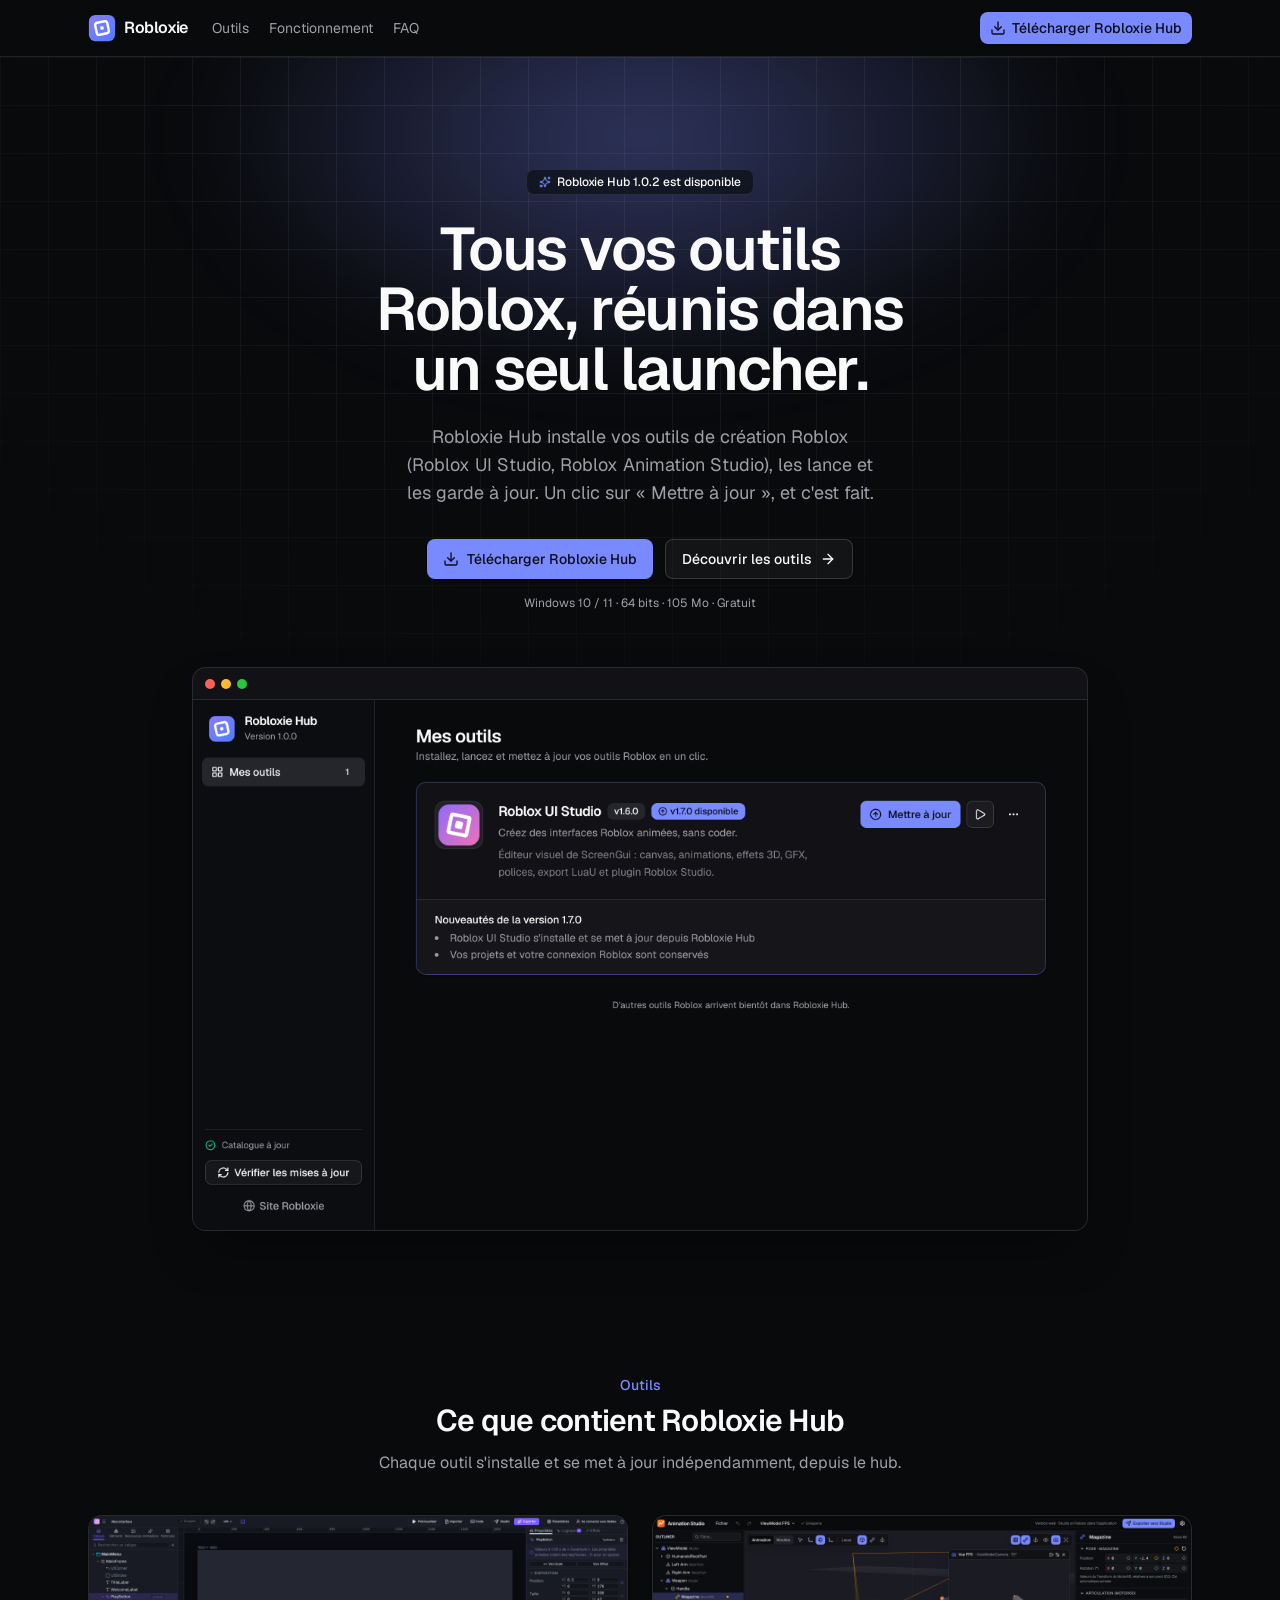
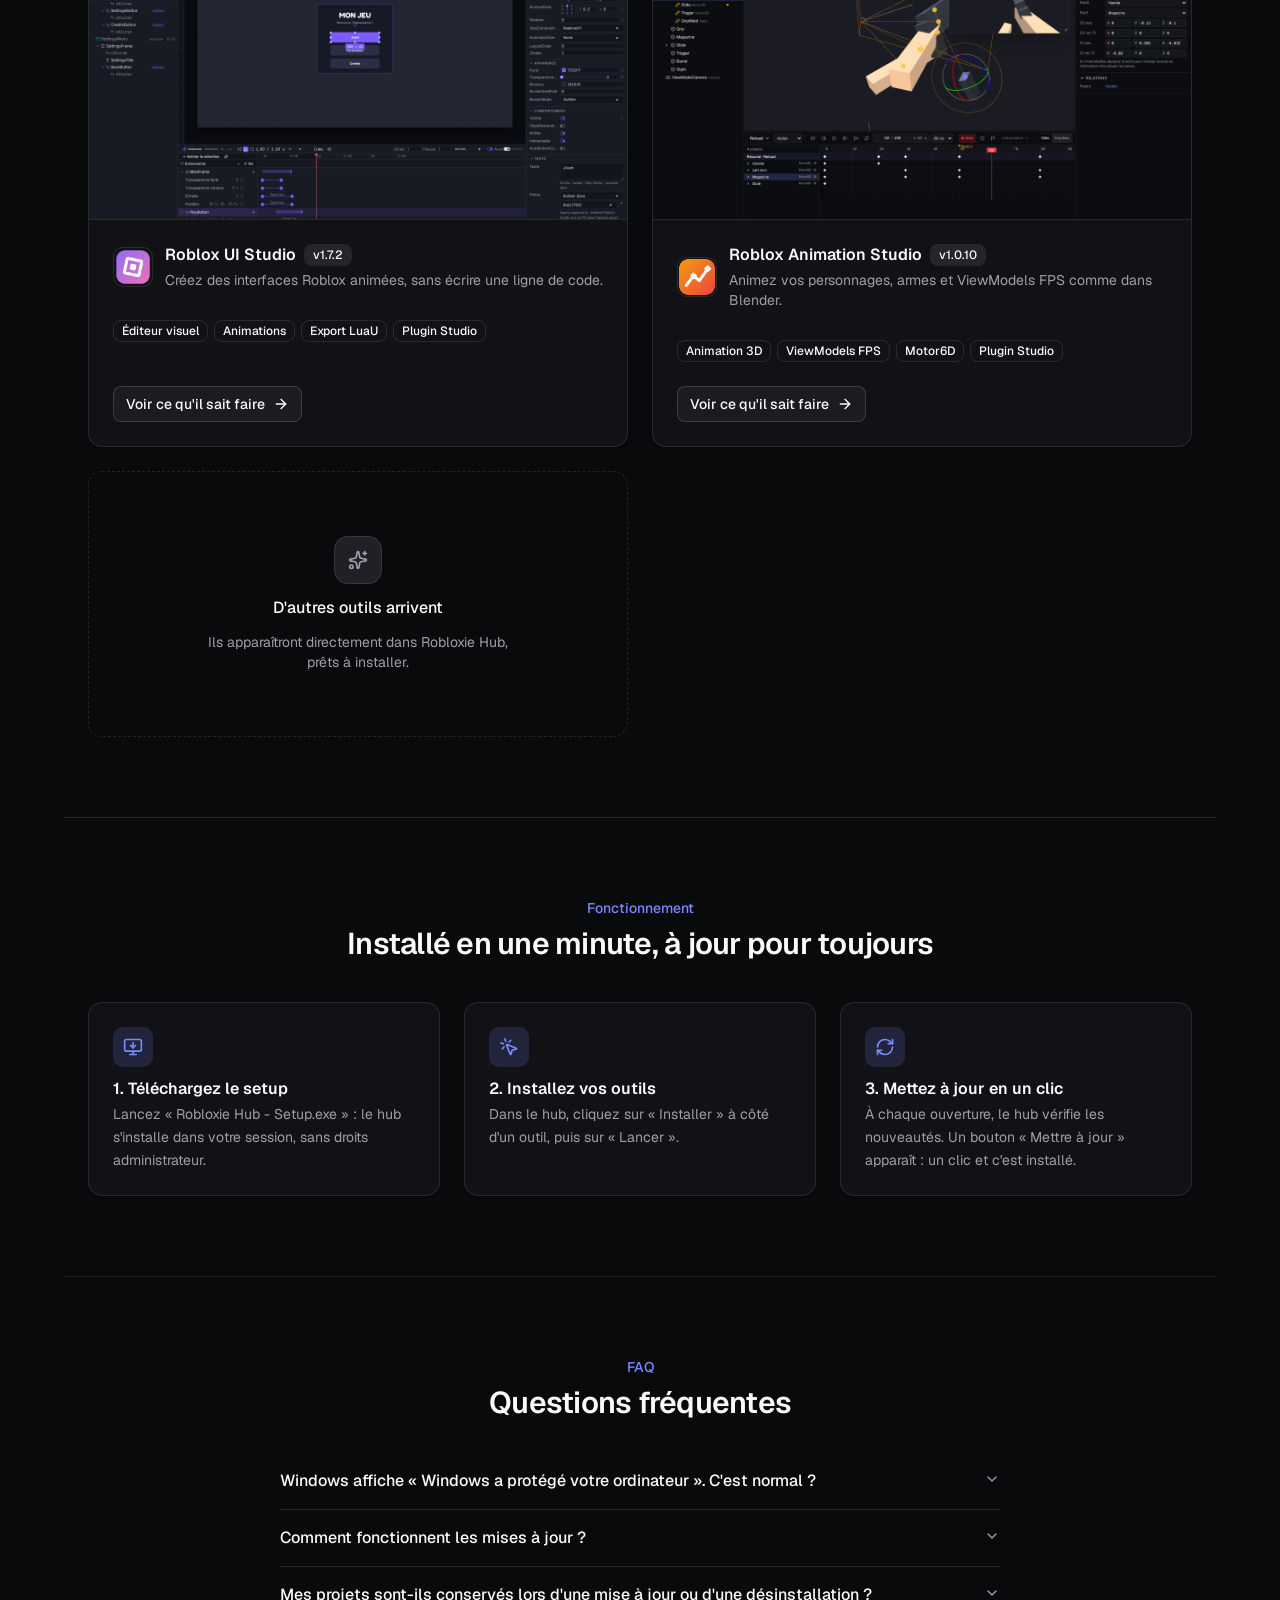
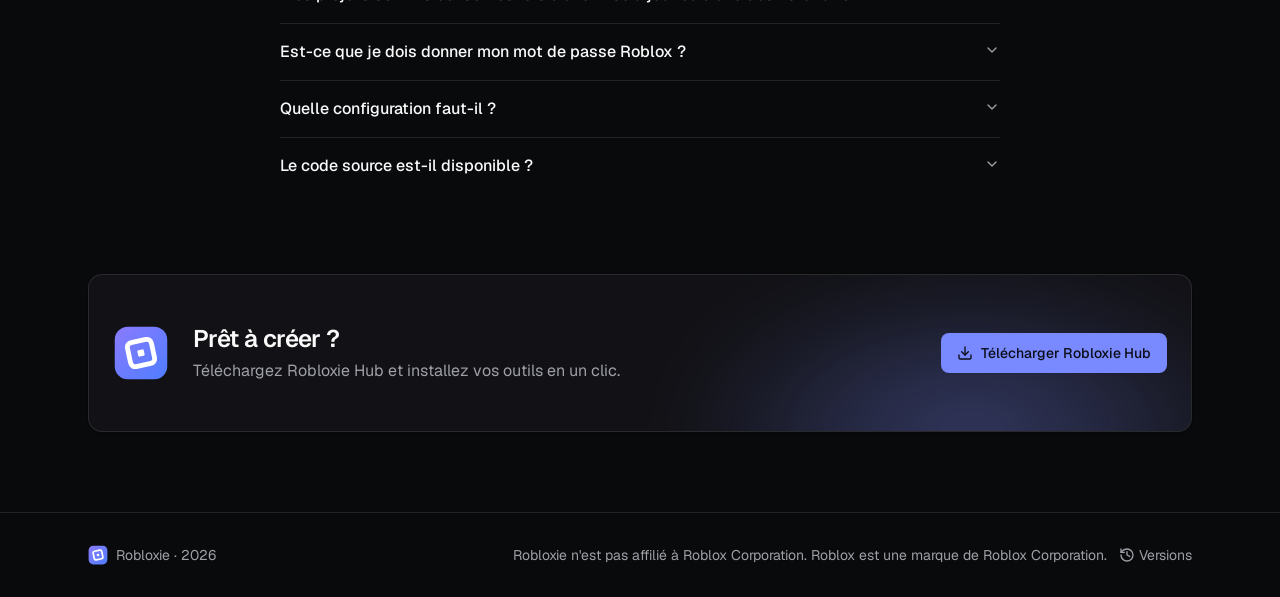
<file: index.html>
<!doctype html>
<html lang="fr" class="dark">
  <head>
    <meta charset="UTF-8" />
    <meta name="viewport" content="width=device-width, initial-scale=1.0" />
    <title>Robloxie — des outils pour créer sur Roblox</title>
    <meta name="description" content="Robloxie Hub réunit des outils pour créateurs Roblox : Roblox UI Studio, l'éditeur visuel d'interfaces animées avec export LuaU et plugin Roblox Studio." />
    <meta property="og:title" content="Robloxie Hub" />
    <meta property="og:description" content="Tous vos outils Roblox, réunis dans un seul launcher." />
    <meta property="og:image" content="./screens/editor.png" />
    <link rel="icon" type="image/png" href="./icon.png" />
    <meta name="theme-color" content="#16161d" />
    <script type="module" crossorigin src="./assets/index-DdXxm1tU.js"></script>
    <link rel="stylesheet" crossorigin href="./assets/index-CgAKb2SW.css">
  </head>
  <body>
    <div id="root"></div>
  </body>
</html>
</file>
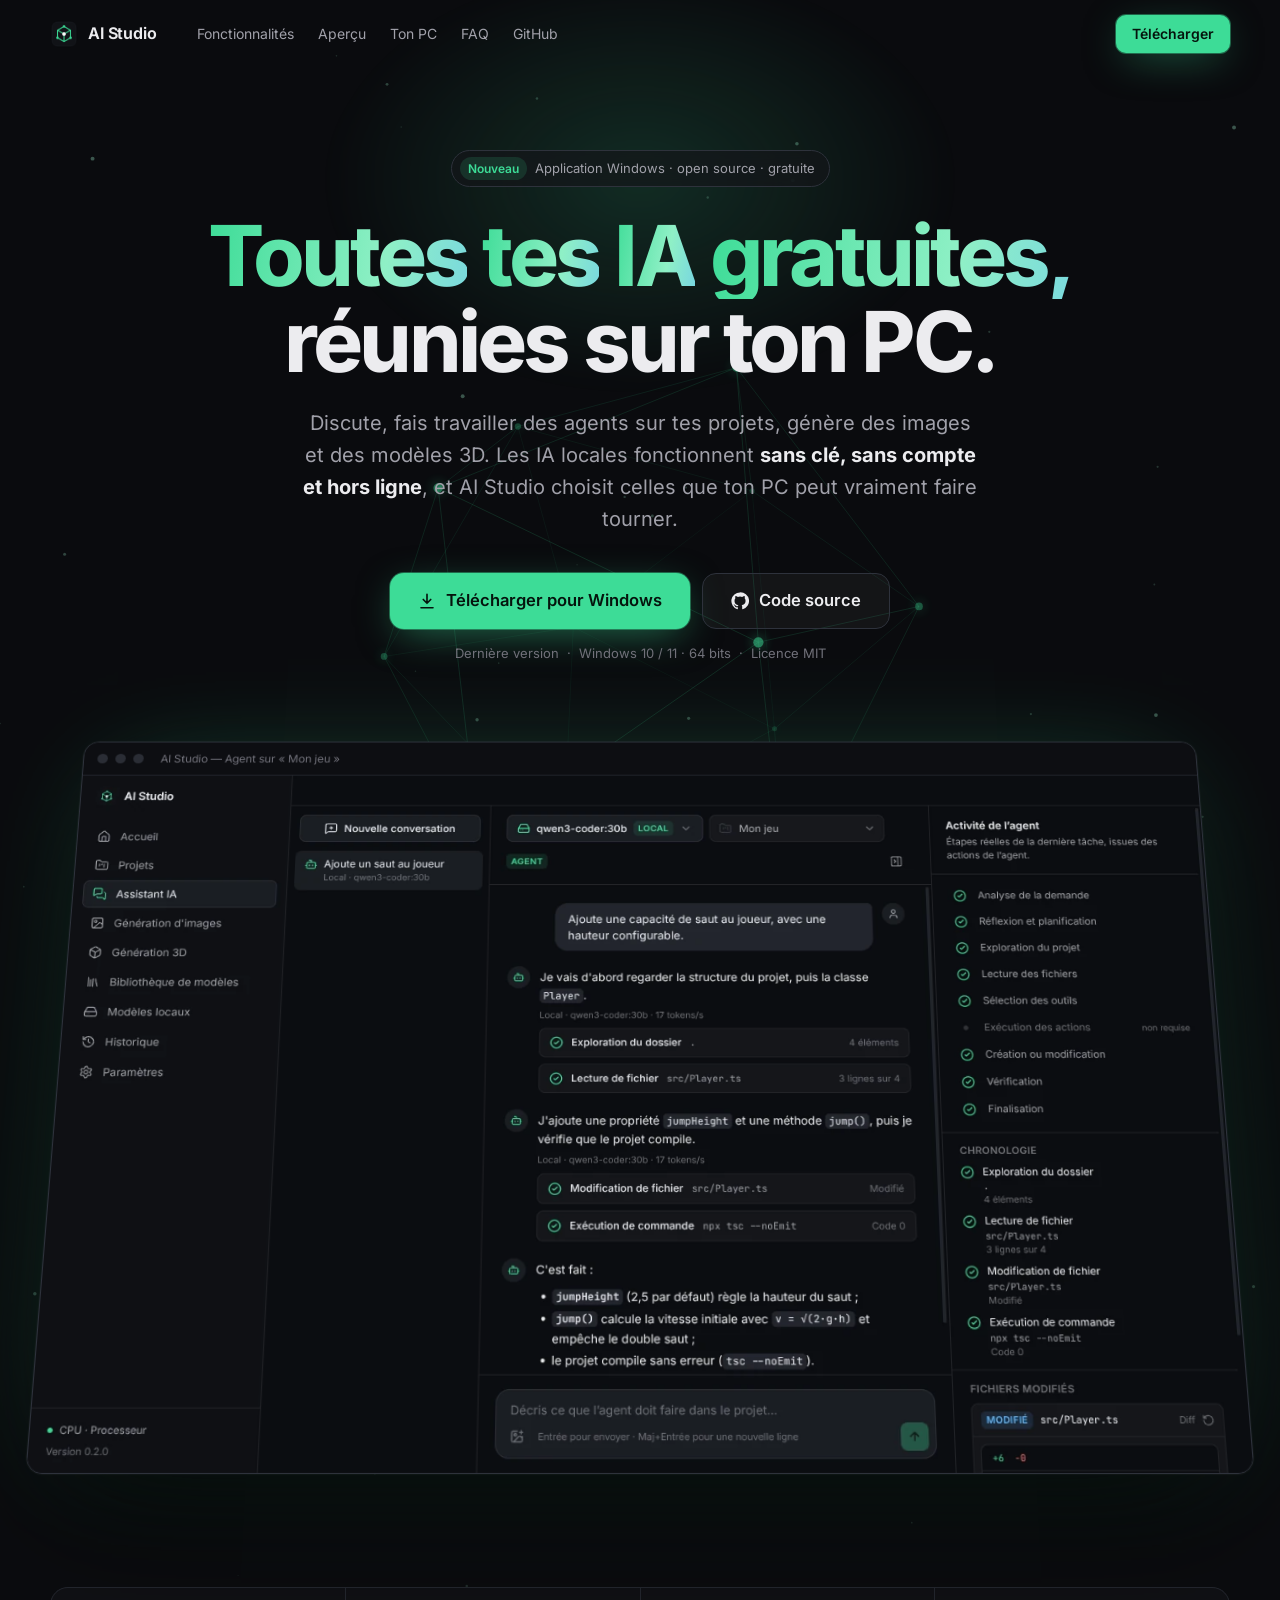
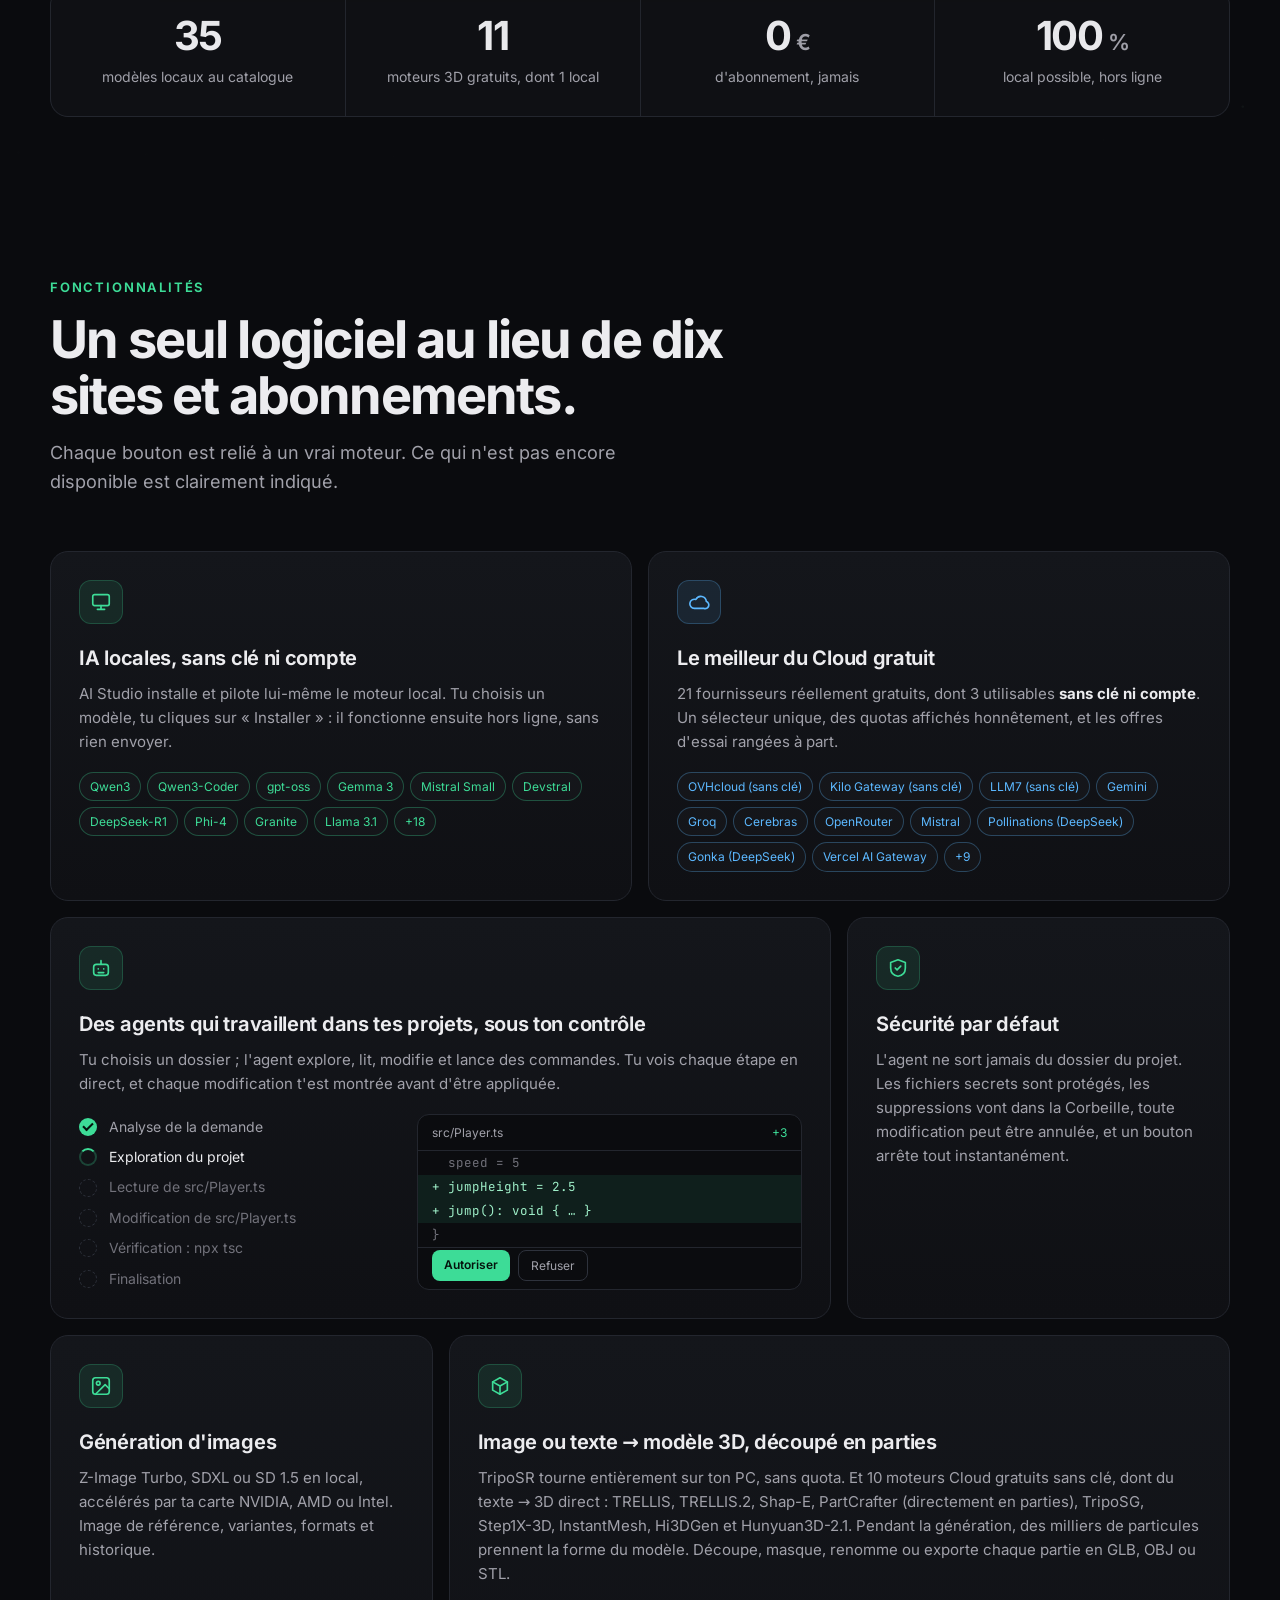
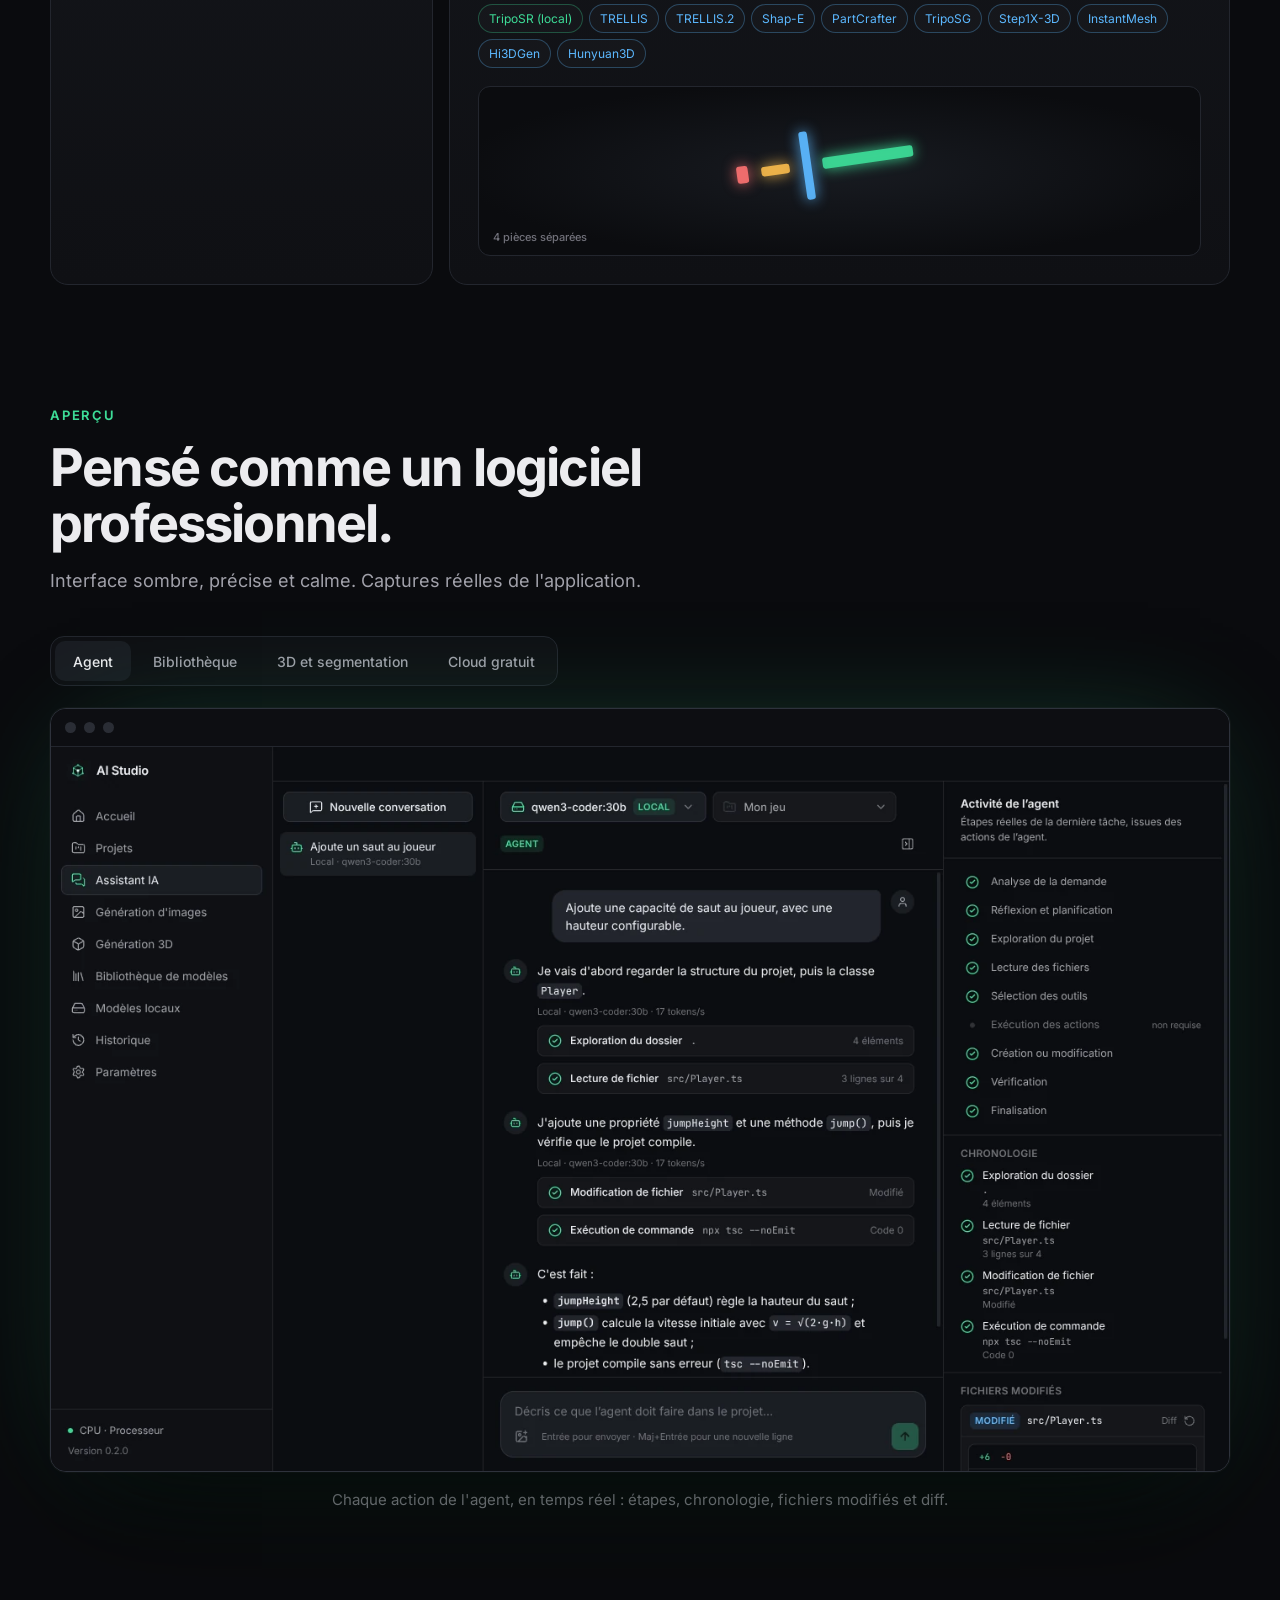
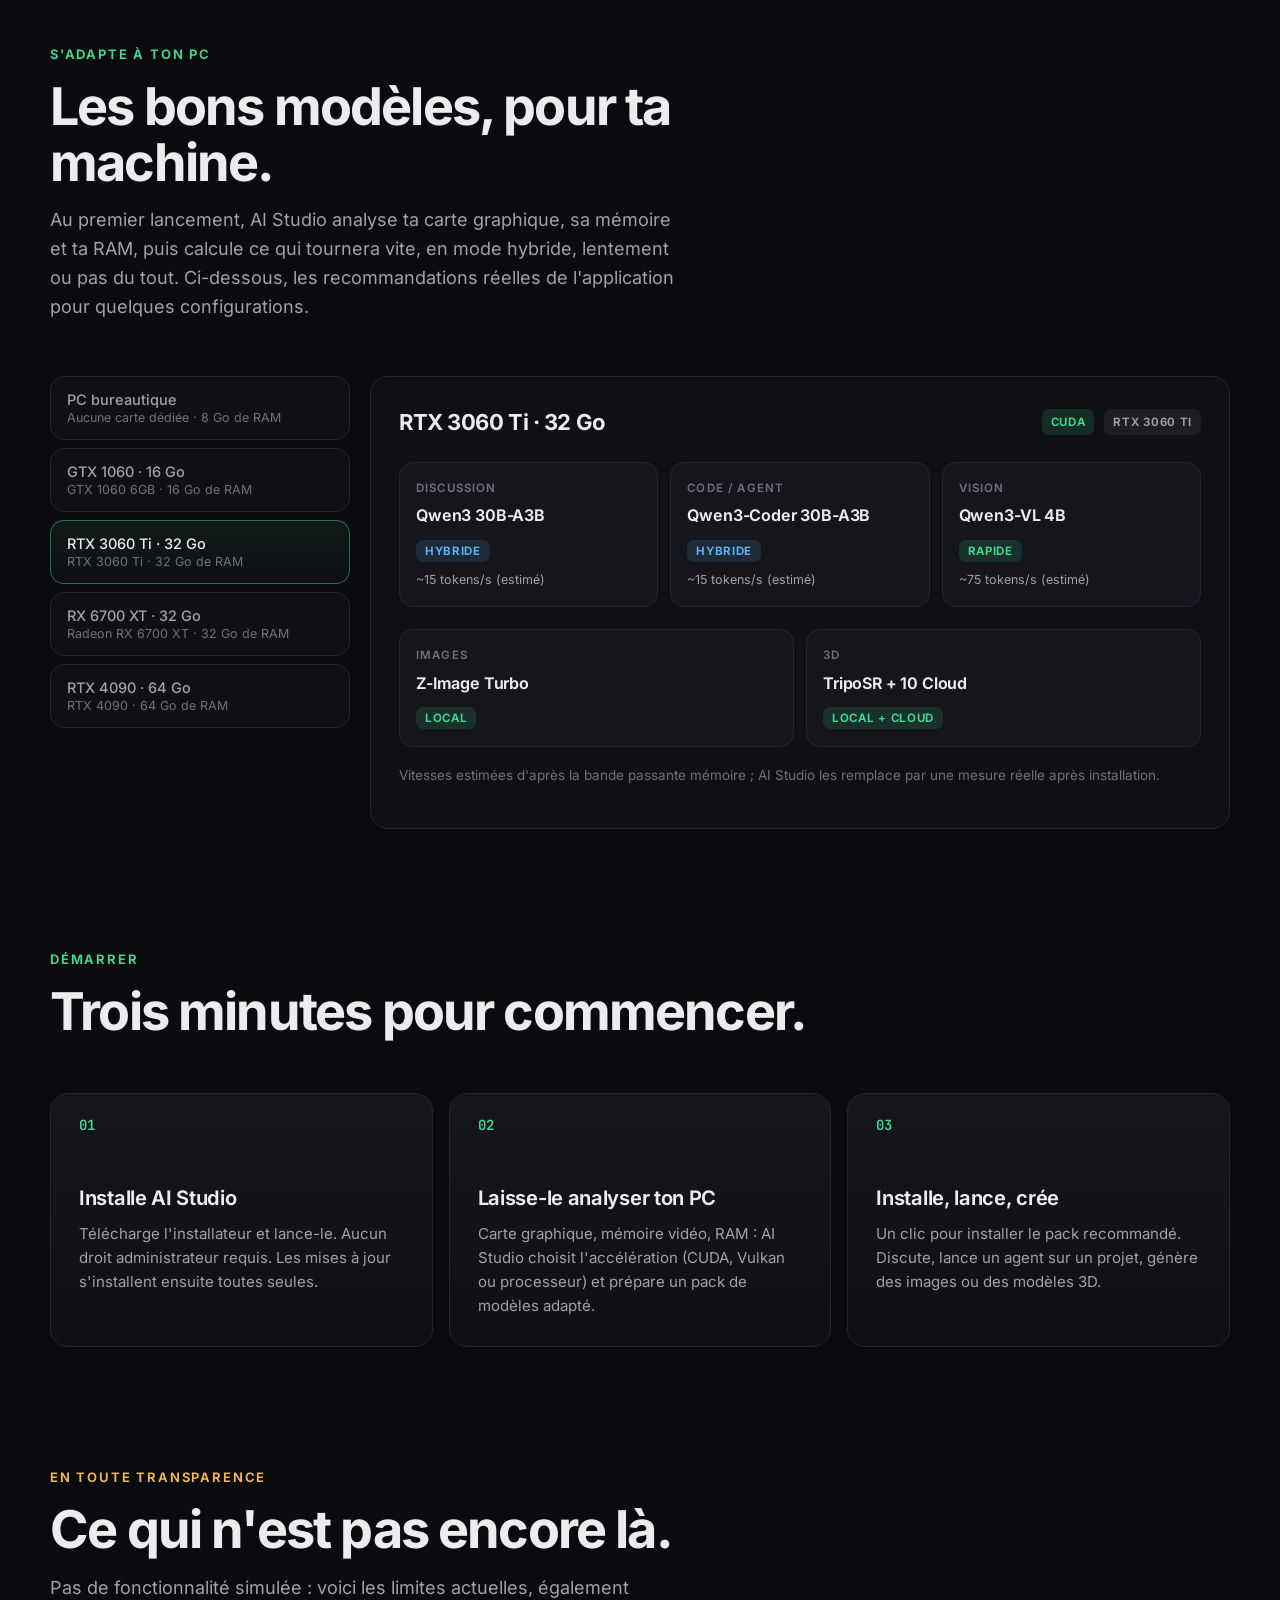
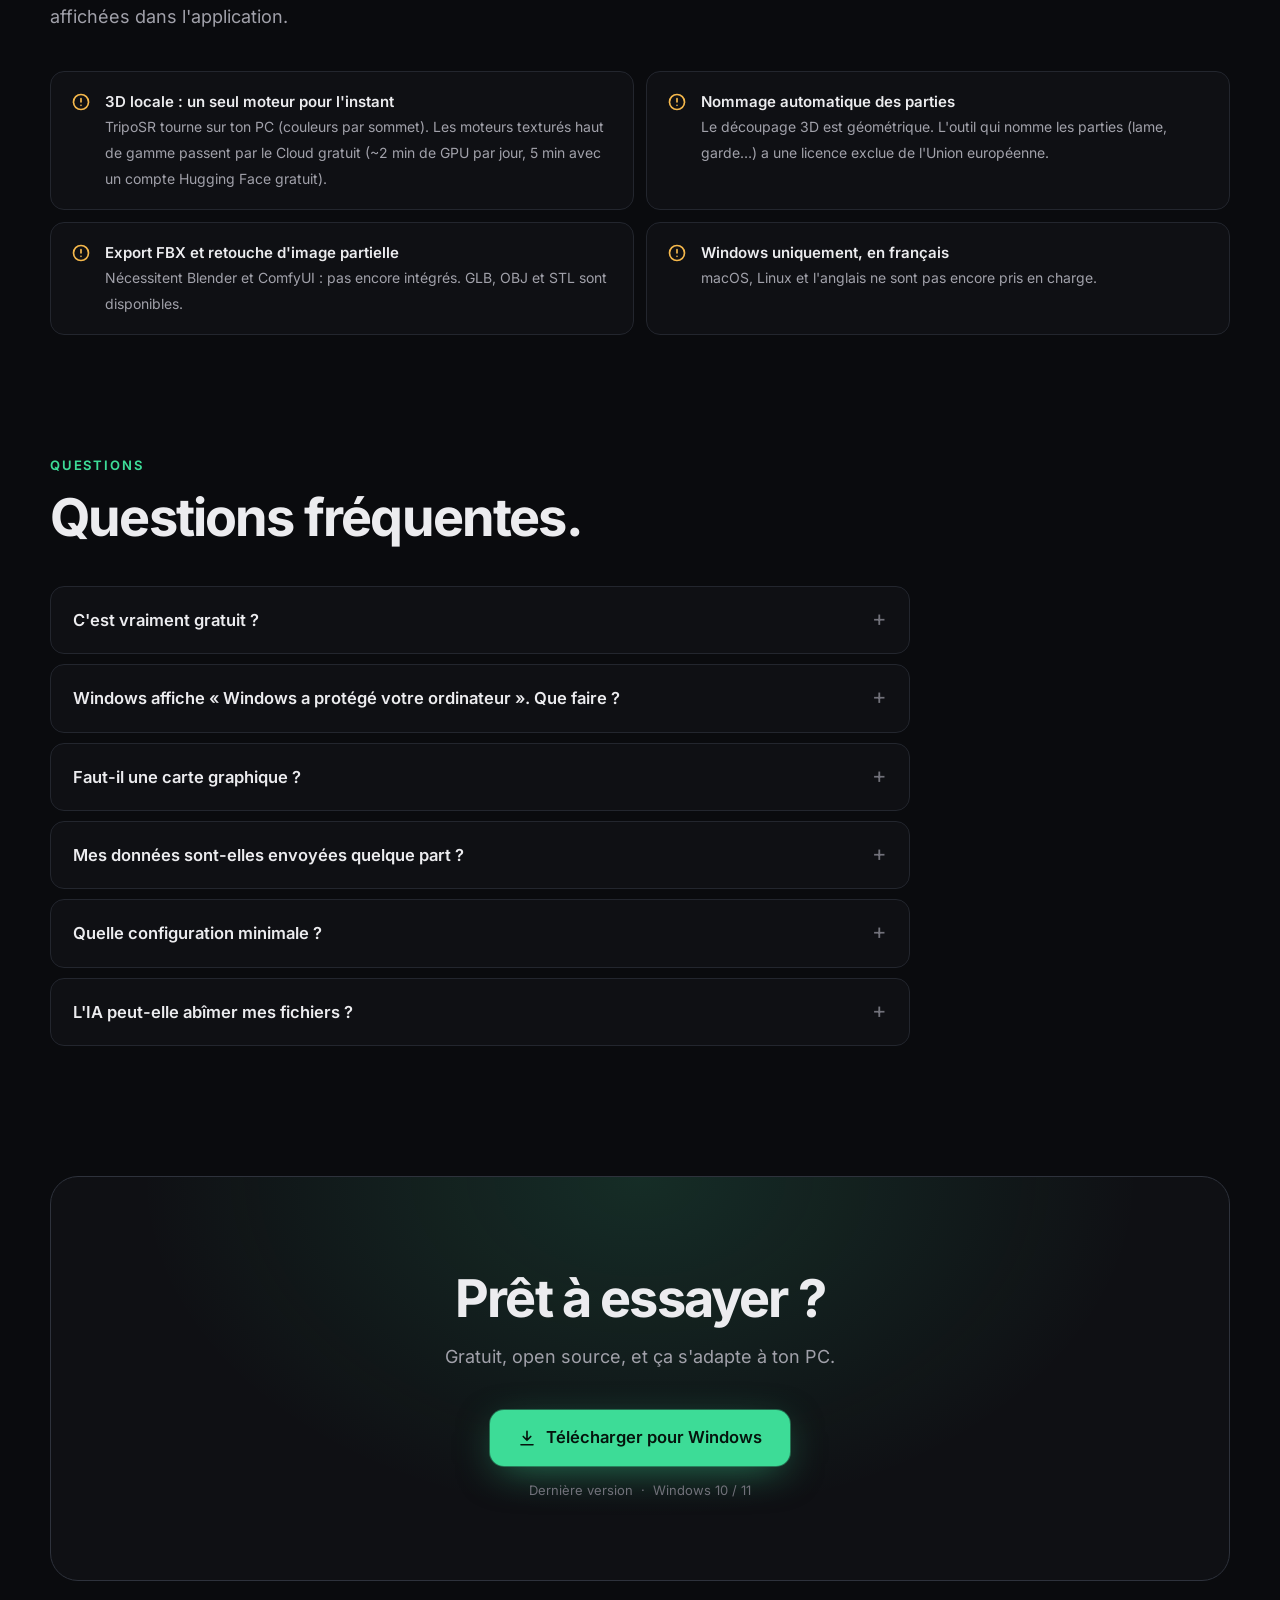
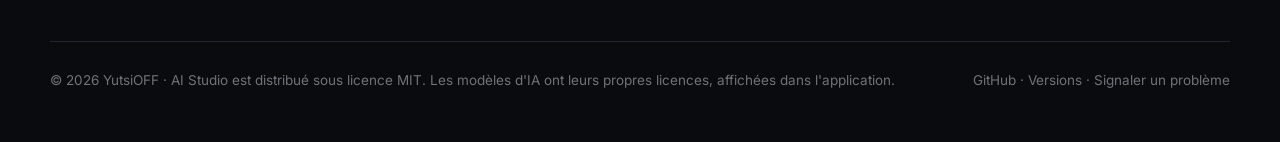
<file: ai-studio/index.html>
<!doctype html>
<html lang="fr">
<head>
<meta charset="UTF-8" />
<meta name="viewport" content="width=device-width, initial-scale=1" />
<title>AI Studio — Toutes tes IA gratuites, sur ton PC</title>
<meta name="description" content="AI Studio réunit des IA gratuites, locales et Cloud, dans une application Windows : discussion, agents sur tes projets, génération d'images et de modèles 3D. Sans abonnement, sans compte pour les IA locales." />
<meta property="og:title" content="AI Studio — Toutes tes IA gratuites, sur ton PC" />
<meta property="og:description" content="IA locales sans clé ni compte, 15 fournisseurs Cloud gratuits, agents transparents, images et 3D. Application Windows open source." />
<meta property="og:image" content="https://yutsioff.github.io/ai-studio/img/og.jpg" />
<meta property="og:type" content="website" />
<meta name="theme-color" content="#0c0d10" />
<link rel="icon" type="image/png" href="./img/favicon.png" />
<style>
@font-face { font-family: 'Inter'; font-weight: 100 900; font-display: swap; src: url(./fonts/inter-latin-wght-normal.woff2) format('woff2'); unicode-range: U+0000-00FF, U+0131, U+0152-0153, U+02BB-02BC, U+02C6, U+02DA, U+02DC, U+2000-206F, U+20AC, U+2122, U+2191, U+2193, U+2212, U+2215, U+FEFF, U+FFFD; }
@font-face { font-family: 'Inter'; font-weight: 100 900; font-display: swap; src: url(./fonts/inter-latin-ext-wght-normal.woff2) format('woff2'); unicode-range: U+0100-02AF, U+0304, U+0308, U+0329, U+1E00-1E9F, U+1EF2-1EFF, U+2020, U+20A0-20AB, U+20AD-20C0, U+2113, U+2C60-2C7F, U+A720-A7FF; }
@font-face { font-family: 'JetBrains Mono'; font-weight: 100 800; font-display: swap; src: url(./fonts/jetbrains-mono-latin-wght-normal.woff2) format('woff2'); }

:root {
  --bg: #0a0b0e; --bg2: #0f1014; --surface: #14161b; --surface2: #1a1d23; --line: #23262e; --line2: #2e323c;
  --fg: #ececef; --muted: #a1a1aa; --subtle: #71717a;
  --accent: #3ddc97; --accent2: #2fc585; --cloud: #5cb8ff; --warn: #f5b84c; --danger: #f87171;
  --ease: cubic-bezier(.22,1,.36,1);
  --radius: 18px;
}
* { box-sizing: border-box; }
html { scroll-behavior: smooth; }
body { margin: 0; background: var(--bg); color: var(--fg); font-family: 'Inter', system-ui, 'Segoe UI', sans-serif; font-size: 16px; line-height: 1.6; -webkit-font-smoothing: antialiased; overflow-x: hidden; font-feature-settings: 'cv11','ss01'; }
img { max-width: 100%; height: auto; display: block; }
a { color: inherit; text-decoration: none; }
::selection { background: rgba(61,220,151,.3); }
.wrap { width: min(1180px, 100% - 40px); margin-inline: auto; }
.mono { font-family: 'JetBrains Mono', ui-monospace, monospace; }

/* Barre de progression de défilement */
#progress { position: fixed; top: 0; left: 0; height: 2px; width: 0; background: linear-gradient(90deg, var(--accent), var(--cloud)); z-index: 100; }

/* Navigation */
nav { position: fixed; top: 0; inset-inline: 0; z-index: 50; transition: background .3s, border-color .3s, backdrop-filter .3s; border-bottom: 1px solid transparent; }
nav.scrolled { background: rgba(10,11,14,.72); backdrop-filter: blur(14px) saturate(140%); border-color: var(--line); }
nav .wrap { display: flex; align-items: center; gap: 28px; height: 68px; }
.brand { display: flex; align-items: center; gap: 10px; font-weight: 650; letter-spacing: -.01em; }
.brand img { width: 28px; height: 28px; border-radius: 7px; }
nav .links { display: flex; gap: 24px; margin-left: 12px; font-size: 14px; color: var(--muted); }
nav .links a:hover { color: var(--fg); }
nav .spacer { flex: 1; }
.btn { display: inline-flex; align-items: center; justify-content: center; gap: 10px; height: 44px; padding: 0 20px; border-radius: 12px; font-weight: 600; font-size: 15px; transition: transform .2s var(--ease), background .2s, box-shadow .3s; white-space: nowrap; cursor: pointer; border: 0; }
.btn svg { width: 18px; height: 18px; }
.btn-primary { background: var(--accent); color: #05140d; box-shadow: 0 0 0 1px rgba(61,220,151,.4), 0 10px 40px -10px rgba(61,220,151,.55); }
.btn-primary:hover { background: var(--accent2); transform: translateY(-1px); box-shadow: 0 0 0 1px rgba(61,220,151,.6), 0 14px 50px -10px rgba(61,220,151,.75); }
.btn-ghost { background: rgba(255,255,255,.04); color: var(--fg); border: 1px solid var(--line2); }
.btn-ghost:hover { background: rgba(255,255,255,.08); }
.btn-sm { height: 38px; padding: 0 16px; font-size: 14px; border-radius: 10px; }
.btn-lg { height: 56px; padding: 0 28px; font-size: 16.5px; border-radius: 14px; }

/* Hero */
.hero { position: relative; padding: 150px 0 40px; overflow: hidden; }
#net { position: absolute; inset: 0; width: 100%; height: 100%; opacity: .9; }
.hero::after { content: ''; position: absolute; inset: auto 0 0 0; height: 240px; background: linear-gradient(to bottom, transparent, var(--bg)); pointer-events: none; }
.glow { position: absolute; width: 900px; height: 600px; left: 50%; top: -120px; transform: translateX(-50%); background: radial-gradient(closest-side, rgba(61,220,151,.16), transparent 70%); filter: blur(10px); pointer-events: none; }
.hero-inner { position: relative; z-index: 2; text-align: center; }
.pill { display: inline-flex; align-items: center; gap: 8px; padding: 6px 14px 6px 8px; border-radius: 999px; border: 1px solid var(--line2); background: rgba(20,22,27,.7); backdrop-filter: blur(8px); font-size: 13px; color: var(--muted); }
.pill b { background: rgba(61,220,151,.14); color: var(--accent); padding: 2px 8px; border-radius: 999px; font-weight: 600; font-size: 12px; }
h1 { font-size: clamp(42px, 7.2vw, 84px); line-height: 1.02; letter-spacing: -.045em; font-weight: 750; margin: 26px auto 22px; max-width: 980px; }
h1 .grad { background: linear-gradient(100deg, var(--accent) 0%, #8ff0c6 35%, var(--cloud) 75%); -webkit-background-clip: text; background-clip: text; color: transparent; background-size: 200% 100%; animation: sheen 8s ease-in-out infinite alternate; }
@keyframes sheen { to { background-position: 100% 0; } }
.lead { font-size: clamp(17px, 2vw, 20px); color: var(--muted); max-width: 680px; margin: 0 auto; }
.cta { display: flex; gap: 12px; justify-content: center; flex-wrap: wrap; margin-top: 38px; }
.dl-meta { margin-top: 14px; font-size: 13px; color: var(--subtle); }
.dl-meta span + span::before { content: '·'; margin: 0 8px; }
.word { display: inline-block; opacity: 0; transform: translateY(24px); filter: blur(8px); animation: word .9s var(--ease) forwards; }
@keyframes word { to { opacity: 1; transform: none; filter: none; } }
.word.grad { animation: word .9s var(--ease) forwards, sheen 8s ease-in-out infinite alternate; }

/* Fenêtre de l'application */
.stage { perspective: 1800px; margin-top: 70px; position: relative; z-index: 2; }
.window { border-radius: 16px; border: 1px solid var(--line2); background: var(--bg2); overflow: hidden; box-shadow: 0 50px 120px -30px rgba(0,0,0,.85), 0 0 0 1px rgba(255,255,255,.03), 0 0 120px -40px rgba(61,220,151,.35); transform-origin: 50% 0; transition: transform .1s linear; will-change: transform; }
.window-bar { display: flex; align-items: center; gap: 8px; height: 38px; padding: 0 14px; border-bottom: 1px solid var(--line); background: #0d0e12; font-size: 12px; color: var(--subtle); }
.window-bar i { width: 11px; height: 11px; border-radius: 50%; background: #2a2d35; }
.window-bar span { margin-left: 10px; }

/* Bandeau de chiffres */
.stats { display: grid; grid-template-columns: repeat(4, 1fr); gap: 1px; background: var(--line); border: 1px solid var(--line); border-radius: var(--radius); overflow: hidden; margin-top: 90px; }
.stat { background: var(--bg2); padding: 28px 24px; }
.stat .n { font-size: 40px; font-weight: 700; letter-spacing: -.03em; line-height: 1; }
.stat .n small { font-size: 22px; color: var(--muted); font-weight: 600; }
.stat .l { margin-top: 10px; color: var(--muted); font-size: 14px; }

/* Sections */
section { padding: 120px 0 0; position: relative; }
.eyebrow { font-size: 13px; letter-spacing: .14em; text-transform: uppercase; color: var(--accent); font-weight: 650; }
h2 { font-size: clamp(32px, 4.4vw, 52px); line-height: 1.07; letter-spacing: -.035em; font-weight: 720; margin: 14px 0 16px; max-width: 760px; }
.sub { color: var(--muted); font-size: 18px; max-width: 640px; margin: 0; }

/* Grille de fonctionnalités */
.bento { display: grid; grid-template-columns: repeat(6, 1fr); gap: 16px; margin-top: 54px; }
.card { position: relative; border-radius: var(--radius); border: 1px solid var(--line); background: linear-gradient(180deg, var(--surface), var(--bg2)); padding: 28px; overflow: hidden; isolation: isolate; }
.card::before { content: ''; position: absolute; inset: 0; background: radial-gradient(420px circle at var(--mx, -100px) var(--my, -100px), rgba(61,220,151,.10), transparent 40%); opacity: 0; transition: opacity .3s; z-index: -1; }
.card:hover::before { opacity: 1; }
.card h3 { margin: 18px 0 8px; font-size: 20px; letter-spacing: -.015em; font-weight: 650; }
.card p { margin: 0; color: var(--muted); font-size: 15px; }
.icon { width: 44px; height: 44px; border-radius: 12px; display: grid; place-items: center; background: rgba(61,220,151,.1); border: 1px solid rgba(61,220,151,.22); color: var(--accent); }
.icon.cloud { background: rgba(92,184,255,.1); border-color: rgba(92,184,255,.25); color: var(--cloud); }
.icon svg { width: 22px; height: 22px; }
.c3 { grid-column: span 3; } .c2 { grid-column: span 2; } .c4 { grid-column: span 4; }
.tags { display: flex; flex-wrap: wrap; gap: 6px; margin-top: 18px; }
.tag { font-size: 12px; padding: 4px 10px; border-radius: 999px; border: 1px solid var(--line2); color: var(--muted); background: rgba(255,255,255,.02); }
.tag.l { color: var(--accent); border-color: rgba(61,220,151,.3); }
.tag.c { color: var(--cloud); border-color: rgba(92,184,255,.3); }

/* Timeline animée de l'agent */
.steps { margin-top: 20px; display: grid; gap: 8px; }
.step { display: flex; align-items: center; gap: 12px; font-size: 14px; color: var(--subtle); transition: color .4s; }
.step .dot { width: 18px; height: 18px; border-radius: 50%; border: 1.5px dashed var(--line2); display: grid; place-items: center; flex-shrink: 0; transition: all .4s var(--ease); }
.step.run { color: var(--fg); }
.step.run .dot { border: 2px solid rgba(61,220,151,.25); border-top-color: var(--accent); animation: spin .8s linear infinite; }
.step.done { color: var(--muted); }
.step.done .dot { border: 0; background: var(--accent); transform: scale(1); }
.step.done .dot::after { content: ''; width: 8px; height: 4px; border-left: 2px solid #05140d; border-bottom: 2px solid #05140d; transform: rotate(-45deg) translate(1px,-1px); }
@keyframes spin { to { transform: rotate(360deg); } }

/* Diff miniature */
.diff { margin-top: 18px; border-radius: 12px; border: 1px solid var(--line); background: #0b0c0f; font-size: 12.5px; overflow: hidden; }
.diff div { padding: 2px 14px; white-space: pre; }
.diff .add { background: rgba(61,220,151,.09); color: #9ff0c9; }
.diff .ctx { color: var(--subtle); }
.diff .head { display: flex; justify-content: space-between; padding: 8px 14px; border-bottom: 1px solid var(--line); color: var(--muted); font-family: 'Inter'; font-size: 12px; }
.approve { display: flex; gap: 8px; padding: 10px 14px; border-top: 1px solid var(--line); font-family: 'Inter'; }
.approve span { font-size: 12px; padding: 5px 12px; border-radius: 8px; }
.approve .ok { background: var(--accent); color: #05140d; font-weight: 600; }
.approve .no { border: 1px solid var(--line2); color: var(--muted); }

/* Démo segmentation */
.seg { margin-top: 18px; height: 170px; border-radius: 12px; border: 1px solid var(--line); background: radial-gradient(ellipse at center, #181b21, #0b0c0f 75%); position: relative; overflow: hidden; }
.seg canvas { width: 100%; height: 100%; }

/* Galerie */
.tabs { display: inline-flex; gap: 4px; padding: 4px; border-radius: 14px; border: 1px solid var(--line); background: var(--bg2); margin-top: 40px; flex-wrap: wrap; }
.tabs button { position: relative; height: 40px; padding: 0 18px; border-radius: 10px; border: 0; background: transparent; color: var(--muted); font: 500 14px 'Inter'; cursor: pointer; transition: color .2s, background .25s; }
.tabs button.on { color: var(--fg); background: var(--surface2); }
.gallery { margin-top: 22px; display: grid; }
.gallery figure { grid-area: 1 / 1; margin: 0; pointer-events: none; opacity: 0; transform: scale(.985); transition: opacity .6s var(--ease), transform .6s var(--ease); }
.gallery figure.on { opacity: 1; transform: none; pointer-events: auto; }
.gallery figcaption { margin-top: 16px; color: var(--muted); font-size: 15px; text-align: center; }
.gallery .window { transform: none !important; }

/* Profils de PC */
.profiles { display: grid; grid-template-columns: 300px 1fr; gap: 20px; margin-top: 54px; }
.plist { display: grid; gap: 8px; align-content: start; }
.plist button { text-align: left; padding: 14px 16px; border-radius: 14px; border: 1px solid var(--line); background: var(--bg2); color: var(--muted); font: 500 14.5px 'Inter'; cursor: pointer; transition: all .25s var(--ease); }
.plist button small { display: block; font-size: 12.5px; color: var(--subtle); margin-top: 2px; font-weight: 400; }
.plist button:hover { border-color: var(--line2); color: var(--fg); }
.plist button.on { border-color: rgba(61,220,151,.45); background: linear-gradient(180deg, rgba(61,220,151,.08), var(--bg2)); color: var(--fg); }
.pdetail { border-radius: var(--radius); border: 1px solid var(--line); background: var(--bg2); padding: 28px; }
.phead { display: flex; flex-wrap: wrap; align-items: center; gap: 10px; }
.phead h3 { margin: 0; font-size: 22px; letter-spacing: -.02em; flex: 1; }
.badge { font-size: 11.5px; font-weight: 650; letter-spacing: .06em; text-transform: uppercase; padding: 4px 9px; border-radius: 7px; background: rgba(255,255,255,.06); color: var(--muted); }
.badge.g { background: rgba(61,220,151,.13); color: var(--accent); }
.badge.b { background: rgba(92,184,255,.13); color: var(--cloud); }
.badge.y { background: rgba(245,184,76,.13); color: var(--warn); }
.recs { display: grid; grid-template-columns: repeat(3, 1fr); gap: 12px; margin-top: 22px; }
.rec { border-radius: 14px; border: 1px solid var(--line); padding: 16px; background: var(--surface); transition: transform .4s var(--ease), opacity .4s; }
.rec .u { font-size: 11.5px; text-transform: uppercase; letter-spacing: .1em; color: var(--subtle); font-weight: 600; }
.rec .m { font-size: 16px; font-weight: 650; margin: 6px 0 8px; letter-spacing: -.01em; }
.rec .s { font-size: 12.5px; color: var(--muted); margin-top: 8px; }
.pnote { margin-top: 18px; font-size: 13.5px; color: var(--subtle); }
.swap { animation: swap .5s var(--ease); }
@keyframes swap { from { opacity: 0; transform: translateY(8px); } }

/* Étapes d'installation */
.how { display: grid; grid-template-columns: repeat(3, 1fr); gap: 16px; margin-top: 54px; counter-reset: s; }
.how .card { padding-top: 70px; }
.how .card::after { counter-increment: s; content: '0' counter(s); position: absolute; top: 22px; left: 28px; font: 600 14px 'JetBrains Mono'; color: var(--accent); }

/* Limites */
.limits { display: grid; grid-template-columns: repeat(2, 1fr); gap: 12px; margin-top: 40px; }
.limit { display: flex; gap: 14px; padding: 18px 20px; border-radius: 14px; border: 1px solid var(--line); background: var(--bg2); }
.limit svg { width: 20px; height: 20px; color: var(--warn); flex-shrink: 0; margin-top: 2px; }
.limit b { display: block; font-weight: 600; font-size: 15px; }
.limit span { color: var(--muted); font-size: 14px; }

/* FAQ */
.faq { margin-top: 40px; display: grid; gap: 10px; max-width: 860px; }
details { border: 1px solid var(--line); border-radius: 14px; background: var(--bg2); padding: 0 22px; transition: border-color .2s; }
details[open] { border-color: var(--line2); }
summary { cursor: pointer; list-style: none; padding: 20px 0; font-weight: 600; font-size: 16.5px; display: flex; justify-content: space-between; gap: 16px; }
summary::-webkit-details-marker { display: none; }
summary::after { content: '+'; color: var(--subtle); font-weight: 400; font-size: 22px; line-height: 1; transition: transform .3s var(--ease); }
details[open] summary::after { transform: rotate(45deg); }
details p { margin: 0 0 20px; color: var(--muted); font-size: 15px; }

/* Appel final */
.final { margin: 130px 0 0; border-radius: 28px; border: 1px solid var(--line2); padding: 80px 30px; text-align: center; position: relative; overflow: hidden; background: radial-gradient(ellipse at top, rgba(61,220,151,.14), transparent 60%), var(--bg2); }
.final h2 { margin-inline: auto; }
.final .sub { margin-inline: auto; }
footer { padding: 60px 0 50px; color: var(--subtle); font-size: 13.5px; }
footer .wrap { display: flex; flex-wrap: wrap; gap: 20px; justify-content: space-between; border-top: 1px solid var(--line); padding-top: 28px; }
footer a:hover { color: var(--fg); }

/* Apparition au défilement */
.reveal { opacity: 0; transform: translateY(28px); filter: blur(6px); transition: opacity .9s var(--ease), transform .9s var(--ease), filter .9s var(--ease); transition-delay: var(--d, 0s); }
.reveal.in { opacity: 1; transform: none; filter: none; }

@media (max-width: 960px) {
  nav .links { display: none; }
  .stats { grid-template-columns: repeat(2, 1fr); }
  .bento { grid-template-columns: 1fr; }
  .c2, .c3, .c4 { grid-column: auto; }
  .profiles { grid-template-columns: 1fr; }
  .recs { grid-template-columns: 1fr; }
  .how, .limits { grid-template-columns: 1fr; }
  .agent-demo { grid-template-columns: 1fr !important; }
  .stage { margin-top: 44px; }
  .hero { padding-top: 120px; }
}
@media (prefers-reduced-motion: reduce) {
  *, *::before, *::after { animation-duration: .01ms !important; animation-iteration-count: 1 !important; transition-duration: .01ms !important; }
  .reveal, .word { opacity: 1; transform: none; filter: none; }
}
</style>
</head>
<body>
<div id="progress"></div>

<nav id="nav">
  <div class="wrap">
    <a class="brand" href="#"><img src="./img/icon.png" alt="" />AI Studio</a>
    <div class="links">
      <a href="#fonctionnalites">Fonctionnalités</a>
      <a href="#apercu">Aperçu</a>
      <a href="#ton-pc">Ton PC</a>
      <a href="#faq">FAQ</a>
      <a href="https://github.com/YutsiOFF/ai-studio" target="_blank" rel="noopener">GitHub</a>
    </div>
    <div class="spacer"></div>
    <a class="btn btn-primary btn-sm dl-link" href="https://github.com/YutsiOFF/ai-studio/releases/latest">Télécharger</a>
  </div>
</nav>

<header class="hero">
  <canvas id="net" aria-hidden="true"></canvas>
  <div class="glow"></div>
  <div class="wrap hero-inner">
    <span class="pill"><b class="ver-badge">Nouveau</b> Application Windows · open source · gratuite</span>
    <h1 id="title"><span class="grad">Toutes tes IA gratuites,</span> réunies sur ton PC.</h1>
    <p class="lead reveal" style="--d:.35s">Discute, fais travailler des agents sur tes projets, génère des images et des modèles 3D. Les IA locales fonctionnent <strong style="color:var(--fg)">sans clé, sans compte et hors ligne</strong>, et AI Studio choisit celles que ton PC peut vraiment faire tourner.</p>
    <div class="cta reveal" style="--d:.5s">
      <a class="btn btn-primary btn-lg dl-link" href="https://github.com/YutsiOFF/ai-studio/releases/latest">
        <svg viewBox="0 0 24 24" fill="none" stroke="currentColor" stroke-width="2.2" stroke-linecap="round" stroke-linejoin="round"><path d="M12 3v12m0 0 5-5m-5 5-5-5M4 21h16"/></svg>
        Télécharger pour Windows
      </a>
      <a class="btn btn-ghost btn-lg" href="https://github.com/YutsiOFF/ai-studio" target="_blank" rel="noopener">
        <svg viewBox="0 0 24 24" fill="currentColor"><path d="M12 .5a11.5 11.5 0 0 0-3.64 22.41c.58.1.79-.25.79-.56v-2c-3.2.7-3.88-1.37-3.88-1.37-.53-1.33-1.28-1.69-1.28-1.69-1.05-.71.08-.7.08-.7 1.16.08 1.77 1.19 1.77 1.19 1.03 1.77 2.71 1.26 3.37.96.1-.75.4-1.26.73-1.55-2.56-.29-5.25-1.28-5.25-5.69 0-1.26.45-2.29 1.19-3.1-.12-.29-.52-1.46.11-3.05 0 0 .97-.31 3.17 1.18a11 11 0 0 1 5.77 0c2.2-1.49 3.17-1.18 3.17-1.18.63 1.59.23 2.76.11 3.05.74.81 1.19 1.84 1.19 3.1 0 4.42-2.7 5.39-5.27 5.68.41.36.78 1.06.78 2.14v3.17c0 .31.21.67.8.56A11.5 11.5 0 0 0 12 .5Z"/></svg>
        Code source
      </a>
    </div>
    <div class="dl-meta reveal" style="--d:.6s"><span class="dl-version">Dernière version</span><span class="dl-size">Windows 10 / 11 · 64 bits</span><span>Licence MIT</span></div>

    <div class="stage reveal" style="--d:.7s">
      <div class="window" id="heroWindow">
        <div class="window-bar"><i></i><i></i><i></i><span>AI Studio — Agent sur « Mon jeu »</span></div>
        <img src="./img/agent.webp" width="1400" height="860" alt="Un agent d'AI Studio modifie un fichier du projet : étapes réelles, chronologie et fichier modifié avec diff." />
      </div>
    </div>

    <div class="stats">
      <div class="stat reveal"><div class="n" data-count="35">0</div><div class="l">modèles locaux au catalogue</div></div>
      <div class="stat reveal" style="--d:.08s"><div class="n" data-count="11">0</div><div class="l">moteurs 3D gratuits, dont 1 local</div></div>
      <div class="stat reveal" style="--d:.16s"><div class="n"><span data-count="0">0</span><small> €</small></div><div class="l">d'abonnement, jamais</div></div>
      <div class="stat reveal" style="--d:.24s"><div class="n"><span data-count="100">0</span><small> %</small></div><div class="l">local possible, hors ligne</div></div>
    </div>
  </div>
</header>

<main>
<section id="fonctionnalites">
  <div class="wrap">
    <div class="eyebrow reveal">Fonctionnalités</div>
    <h2 class="reveal">Un seul logiciel au lieu de dix sites et abonnements.</h2>
    <p class="sub reveal">Chaque bouton est relié à un vrai moteur. Ce qui n'est pas encore disponible est clairement indiqué.</p>

    <div class="bento">
      <article class="card c3 reveal">
        <div class="icon"><svg viewBox="0 0 24 24" fill="none" stroke="currentColor" stroke-width="1.8" stroke-linecap="round" stroke-linejoin="round"><rect x="3" y="4" width="18" height="12" rx="2"/><path d="M8 20h8M12 16v4"/></svg></div>
        <h3>IA locales, sans clé ni compte</h3>
        <p>AI Studio installe et pilote lui-même le moteur local. Tu choisis un modèle, tu cliques sur « Installer » : il fonctionne ensuite hors ligne, sans rien envoyer.</p>
        <div class="tags"><span class="tag l">Qwen3</span><span class="tag l">Qwen3-Coder</span><span class="tag l">gpt-oss</span><span class="tag l">Gemma 3</span><span class="tag l">Mistral Small</span><span class="tag l">Devstral</span><span class="tag l">DeepSeek-R1</span><span class="tag l">Phi-4</span><span class="tag l">Granite</span><span class="tag l">Llama 3.1</span><span class="tag l">+18</span></div>
      </article>
      <article class="card c3 reveal" style="--d:.08s">
        <div class="icon cloud"><svg viewBox="0 0 24 24" fill="none" stroke="currentColor" stroke-width="1.8" stroke-linecap="round" stroke-linejoin="round"><path d="M17.5 19H7a5 5 0 1 1 1.6-9.74A6 6 0 0 1 20 11.5a3.75 3.75 0 0 1-2.5 7.5Z"/></svg></div>
        <h3>Le meilleur du Cloud gratuit</h3>
        <p>21 fournisseurs réellement gratuits, dont 3 utilisables <strong style="color:var(--fg)">sans clé ni compte</strong>. Un sélecteur unique, des quotas affichés honnêtement, et les offres d'essai rangées à part.</p>
        <div class="tags"><span class="tag c">OVHcloud (sans clé)</span><span class="tag c">Kilo Gateway (sans clé)</span><span class="tag c">LLM7 (sans clé)</span><span class="tag c">Gemini</span><span class="tag c">Groq</span><span class="tag c">Cerebras</span><span class="tag c">OpenRouter</span><span class="tag c">Mistral</span><span class="tag c">Pollinations (DeepSeek)</span><span class="tag c">Gonka (DeepSeek)</span><span class="tag c">Vercel AI Gateway</span><span class="tag c">+9</span></div>
      </article>

      <article class="card c4 reveal">
        <div class="icon"><svg viewBox="0 0 24 24" fill="none" stroke="currentColor" stroke-width="1.8" stroke-linecap="round" stroke-linejoin="round"><rect x="4" y="8" width="16" height="12" rx="3"/><path d="M12 8V4M9 13h.01M15 13h.01M9 17h6"/></svg></div>
        <h3>Des agents qui travaillent dans tes projets, sous ton contrôle</h3>
        <p>Tu choisis un dossier ; l'agent explore, lit, modifie et lance des commandes. Tu vois chaque étape en direct, et chaque modification t'est montrée avant d'être appliquée.</p>
        <div style="display:grid;grid-template-columns:1fr 1.2fr;gap:16px" class="agent-demo">
          <div class="steps" id="steps"></div>
          <div class="diff mono">
            <div class="head"><span>src/Player.ts</span><span style="color:var(--accent)">+3</span></div>
            <div class="ctx">  speed = 5</div>
            <div class="add">+ jumpHeight = 2.5</div>
            <div class="add">+ jump(): void { … }</div>
            <div class="ctx">}</div>
            <div class="approve"><span class="ok">Autoriser</span><span class="no">Refuser</span></div>
          </div>
        </div>
      </article>
      <article class="card c2 reveal" style="--d:.08s">
        <div class="icon"><svg viewBox="0 0 24 24" fill="none" stroke="currentColor" stroke-width="1.8" stroke-linecap="round" stroke-linejoin="round"><path d="M12 3 4 6v6c0 5 3.4 8.3 8 9 4.6-.7 8-4 8-9V6l-8-3Z"/><path d="m9 12 2 2 4-4"/></svg></div>
        <h3>Sécurité par défaut</h3>
        <p>L'agent ne sort jamais du dossier du projet. Les fichiers secrets sont protégés, les suppressions vont dans la Corbeille, toute modification peut être annulée, et un bouton arrête tout instantanément.</p>
      </article>

      <article class="card c2 reveal">
        <div class="icon"><svg viewBox="0 0 24 24" fill="none" stroke="currentColor" stroke-width="1.8" stroke-linecap="round" stroke-linejoin="round"><rect x="3" y="3" width="18" height="18" rx="3"/><circle cx="9" cy="9" r="2"/><path d="m21 15-4.5-4.5L6 21"/></svg></div>
        <h3>Génération d'images</h3>
        <p>Z-Image Turbo, SDXL ou SD 1.5 en local, accélérés par ta carte NVIDIA, AMD ou Intel. Image de référence, variantes, formats et historique.</p>
      </article>
      <article class="card c4 reveal" style="--d:.08s">
        <div class="icon"><svg viewBox="0 0 24 24" fill="none" stroke="currentColor" stroke-width="1.8" stroke-linecap="round" stroke-linejoin="round"><path d="m12 3 8 4.5v9L12 21l-8-4.5v-9L12 3Z"/><path d="m12 12 8-4.5M12 12v9M12 12 4 7.5"/></svg></div>
        <h3>Image ou texte → modèle 3D, découpé en parties</h3>
        <p>TripoSR tourne entièrement sur ton PC, sans quota. Et 10 moteurs Cloud gratuits sans clé, dont du texte → 3D direct : TRELLIS, TRELLIS.2, Shap-E, PartCrafter (directement en parties), TripoSG, Step1X-3D, InstantMesh, Hi3DGen et Hunyuan3D-2.1. Pendant la génération, des milliers de particules prennent la forme du modèle. Découpe, masque, renomme ou exporte chaque partie en GLB, OBJ ou STL.</p>
        <div class="tags"><span class="tag l">TripoSR (local)</span><span class="tag c">TRELLIS</span><span class="tag c">TRELLIS.2</span><span class="tag c">Shap-E</span><span class="tag c">PartCrafter</span><span class="tag c">TripoSG</span><span class="tag c">Step1X-3D</span><span class="tag c">InstantMesh</span><span class="tag c">Hi3DGen</span><span class="tag c">Hunyuan3D</span></div>
        <div class="seg"><canvas id="seg" aria-hidden="true"></canvas></div>
      </article>
    </div>
  </div>
</section>

<section id="apercu">
  <div class="wrap">
    <div class="eyebrow reveal">Aperçu</div>
    <h2 class="reveal">Pensé comme un logiciel professionnel.</h2>
    <p class="sub reveal">Interface sombre, précise et calme. Captures réelles de l'application.</p>
    <div class="tabs reveal" role="tablist">
      <button class="on" data-i="0">Agent</button>
      <button data-i="1">Bibliothèque</button>
      <button data-i="2">3D et segmentation</button>
      <button data-i="3">Cloud gratuit</button>
    </div>
    <div class="gallery reveal">
      <figure class="on"><div class="window"><div class="window-bar"><i></i><i></i><i></i></div><img src="./img/agent.webp" loading="lazy" width="1400" height="860" alt="Assistant en mode agent" /></div><figcaption>Chaque action de l'agent, en temps réel : étapes, chronologie, fichiers modifiés et diff.</figcaption></figure>
      <figure><div class="window"><div class="window-bar"><i></i><i></i><i></i></div><img src="./img/library.webp" loading="lazy" width="1400" height="860" alt="Bibliothèque de modèles" /></div><figcaption>Chaque modèle est classé Rapide, Hybride, Lent ou Trop lourd pour ton PC, avec un pack recommandé.</figcaption></figure>
      <figure><div class="window" style="max-width:816px;margin-inline:auto"><div class="window-bar"><i></i><i></i><i></i></div><img src="./img/3d.webp" loading="lazy" width="816" height="738" alt="Visualiseur 3D et segmentation" style="margin-inline:auto" /></div><figcaption>Visualiseur 3D interactif : pièces séparées, couleurs par partie, export de chaque pièce.</figcaption></figure>
      <figure><div class="window"><div class="window-bar"><i></i><i></i><i></i></div><img src="./img/cloud.webp" loading="lazy" width="1400" height="860" alt="Fournisseurs Cloud gratuits" /></div><figcaption>Fournisseurs Cloud gratuits, limites connues, hébergement et usage des données affichés pour chacun.</figcaption></figure>
    </div>
  </div>
</section>

<section id="ton-pc">
  <div class="wrap">
    <div class="eyebrow reveal">S'adapte à ton PC</div>
    <h2 class="reveal">Les bons modèles, pour ta machine.</h2>
    <p class="sub reveal">Au premier lancement, AI Studio analyse ta carte graphique, sa mémoire et ta RAM, puis calcule ce qui tournera vite, en mode hybride, lentement ou pas du tout. Ci-dessous, les recommandations réelles de l'application pour quelques configurations.</p>
    <div class="profiles reveal">
      <div class="plist" id="plist"></div>
      <div class="pdetail" id="pdetail"></div>
    </div>
  </div>
</section>

<section>
  <div class="wrap">
    <div class="eyebrow reveal">Démarrer</div>
    <h2 class="reveal">Trois minutes pour commencer.</h2>
    <div class="how">
      <div class="card reveal"><h3>Installe AI Studio</h3><p>Télécharge l'installateur et lance-le. Aucun droit administrateur requis. Les mises à jour s'installent ensuite toutes seules.</p></div>
      <div class="card reveal" style="--d:.08s"><h3>Laisse-le analyser ton PC</h3><p>Carte graphique, mémoire vidéo, RAM : AI Studio choisit l'accélération (CUDA, Vulkan ou processeur) et prépare un pack de modèles adapté.</p></div>
      <div class="card reveal" style="--d:.16s"><h3>Installe, lance, crée</h3><p>Un clic pour installer le pack recommandé. Discute, lance un agent sur un projet, génère des images ou des modèles 3D.</p></div>
    </div>
  </div>
</section>

<section>
  <div class="wrap">
    <div class="eyebrow reveal" style="color:var(--warn)">En toute transparence</div>
    <h2 class="reveal">Ce qui n'est pas encore là.</h2>
    <p class="sub reveal">Pas de fonctionnalité simulée : voici les limites actuelles, également affichées dans l'application.</p>
    <div class="limits">
      <div class="limit reveal"><svg viewBox="0 0 24 24" fill="none" stroke="currentColor" stroke-width="2" stroke-linecap="round"><circle cx="12" cy="12" r="9"/><path d="M12 8v4m0 4h.01"/></svg><div><b>3D locale : un seul moteur pour l'instant</b><span>TripoSR tourne sur ton PC (couleurs par sommet). Les moteurs texturés haut de gamme passent par le Cloud gratuit (~2 min de GPU par jour, 5 min avec un compte Hugging Face gratuit).</span></div></div>
      <div class="limit reveal" style="--d:.06s"><svg viewBox="0 0 24 24" fill="none" stroke="currentColor" stroke-width="2" stroke-linecap="round"><circle cx="12" cy="12" r="9"/><path d="M12 8v4m0 4h.01"/></svg><div><b>Nommage automatique des parties</b><span>Le découpage 3D est géométrique. L'outil qui nomme les parties (lame, garde…) a une licence exclue de l'Union européenne.</span></div></div>
      <div class="limit reveal"><svg viewBox="0 0 24 24" fill="none" stroke="currentColor" stroke-width="2" stroke-linecap="round"><circle cx="12" cy="12" r="9"/><path d="M12 8v4m0 4h.01"/></svg><div><b>Export FBX et retouche d'image partielle</b><span>Nécessitent Blender et ComfyUI : pas encore intégrés. GLB, OBJ et STL sont disponibles.</span></div></div>
      <div class="limit reveal" style="--d:.06s"><svg viewBox="0 0 24 24" fill="none" stroke="currentColor" stroke-width="2" stroke-linecap="round"><circle cx="12" cy="12" r="9"/><path d="M12 8v4m0 4h.01"/></svg><div><b>Windows uniquement, en français</b><span>macOS, Linux et l'anglais ne sont pas encore pris en charge.</span></div></div>
    </div>
  </div>
</section>

<section id="faq">
  <div class="wrap">
    <div class="eyebrow reveal">Questions</div>
    <h2 class="reveal">Questions fréquentes.</h2>
    <div class="faq">
      <details class="reveal"><summary>C'est vraiment gratuit ?</summary><p>Oui. AI Studio est open source (MIT). Les IA locales tournent sur ton PC sans abonnement ni crédit. Les fournisseurs Cloud proposés ont une offre gratuite permanente ; leurs quotas sont affichés, et les offres d'essai sont séparées et clairement indiquées.</p></details>
      <details class="reveal"><summary>Windows affiche « Windows a protégé votre ordinateur ». Que faire ?</summary><p>L'installateur n'est pas signé numériquement (une signature est payante). Clique sur « Informations complémentaires » puis « Exécuter quand même ». Le code source et les compilations sont publics sur GitHub.</p></details>
      <details class="reveal"><summary>Faut-il une carte graphique ?</summary><p>Non. Sans carte dédiée, les petits modèles tournent sur le processeur et le Cloud gratuit est proposé pour le reste. Avec une carte NVIDIA, AMD ou Intel Arc, AI Studio utilise automatiquement l'accélération adaptée.</p></details>
      <details class="reveal"><summary>Mes données sont-elles envoyées quelque part ?</summary><p>Avec un modèle local, rien ne quitte ton PC. Avec un modèle Cloud, tes messages sont envoyés au fournisseur choisi, et AI Studio indique pour chacun son pays d'hébergement et s'il peut utiliser tes données. Tes clés sont chiffrées par Windows.</p></details>
      <details class="reveal"><summary>Quelle configuration minimale ?</summary><p>Windows 10 (22H2) ou 11 en 64 bits et 8 Go de RAM. Prévois de l'espace disque pour les modèles : de 0,5 Go à plus de 20 Go chacun, selon ceux que tu choisis.</p></details>
      <details class="reveal"><summary>L'IA peut-elle abîmer mes fichiers ?</summary><p>Chaque modification et chaque commande te sont montrées avant d'être appliquées. Les suppressions vont dans la Corbeille, chaque modification peut être annulée, et les commandes dangereuses sont bloquées.</p></details>
    </div>

    <div class="final reveal">
      <h2>Prêt à essayer ?</h2>
      <p class="sub">Gratuit, open source, et ça s'adapte à ton PC.</p>
      <div class="cta"><a class="btn btn-primary btn-lg dl-link" href="https://github.com/YutsiOFF/ai-studio/releases/latest"><svg viewBox="0 0 24 24" fill="none" stroke="currentColor" stroke-width="2.2" stroke-linecap="round" stroke-linejoin="round"><path d="M12 3v12m0 0 5-5m-5 5-5-5M4 21h16"/></svg>Télécharger pour Windows</a></div>
      <div class="dl-meta"><span class="dl-version">Dernière version</span><span class="dl-size">Windows 10 / 11</span></div>
    </div>
  </div>
</section>
</main>

<footer>
  <div class="wrap">
    <span>© 2026 YutsiOFF · AI Studio est distribué sous licence MIT. Les modèles d'IA ont leurs propres licences, affichées dans l'application.</span>
    <span><a href="https://github.com/YutsiOFF/ai-studio" target="_blank" rel="noopener">GitHub</a> · <a href="https://github.com/YutsiOFF/ai-studio/releases" target="_blank" rel="noopener">Versions</a> · <a href="https://github.com/YutsiOFF/ai-studio/issues" target="_blank" rel="noopener">Signaler un problème</a></span>
  </div>
</footer>

<script>
(() => {
  const reduce = matchMedia('(prefers-reduced-motion: reduce)').matches

  // --- Titre : apparition mot par mot ---
  const title = document.getElementById('title')
  let k = 0
  for (const node of [...title.childNodes]) {
    const wrapWords = (text, cls) => text.split(/(\s+)/).map(w => {
      if (!w.trim()) return document.createTextNode(w)
      const s = document.createElement('span'); s.className = 'word' + (cls ? ' ' + cls : ''); s.textContent = w; s.style.animationDelay = (0.06 * k++) + 's'; return s
    })
    if (node.nodeType === 3) node.replaceWith(...wrapWords(node.textContent))
    else { const parts = wrapWords(node.textContent, node.className); node.replaceWith(...parts) }
  }

  // --- Navigation et progression ---
  const nav = document.getElementById('nav'), bar = document.getElementById('progress'), win = document.getElementById('heroWindow')
  const onScroll = () => {
    const y = scrollY, h = document.documentElement.scrollHeight - innerHeight
    nav.classList.toggle('scrolled', y > 10)
    bar.style.width = (h > 0 ? (y / h) * 100 : 0) + '%'
    if (!reduce && win) {
      const t = Math.min(1, y / 500)
      win.style.transform = `rotateX(${(1 - t) * 14}deg) scale(${0.94 + t * 0.06}) translateY(${(1 - t) * 10}px)`
    }
  }
  addEventListener('scroll', onScroll, { passive: true }); onScroll()

  // --- Apparitions au défilement ---
  const io = new IntersectionObserver(es => es.forEach(e => { if (e.isIntersecting) { e.target.classList.add('in'); io.unobserve(e.target) } }), { threshold: .12, rootMargin: '0px 0px -40px 0px' })
  document.querySelectorAll('.reveal').forEach(el => io.observe(el))

  // --- Compteurs ---
  const cio = new IntersectionObserver(es => es.forEach(e => {
    if (!e.isIntersecting) return
    cio.unobserve(e.target)
    const el = e.target, end = +el.dataset.count, t0 = performance.now(), dur = reduce ? 1 : 1400
    const step = now => { const p = Math.min(1, (now - t0) / dur), v = Math.round(end * (1 - Math.pow(1 - p, 3))); el.textContent = v; if (p < 1) requestAnimationFrame(step) }
    requestAnimationFrame(step)
  }), { threshold: .5 })
  document.querySelectorAll('[data-count]').forEach(el => cio.observe(el))

  // --- Halo qui suit la souris sur les cartes ---
  document.querySelectorAll('.card').forEach(c => c.addEventListener('pointermove', e => {
    const r = c.getBoundingClientRect(); c.style.setProperty('--mx', (e.clientX - r.left) + 'px'); c.style.setProperty('--my', (e.clientY - r.top) + 'px')
  }))

  // --- Réseau 3D animé du héros (cube icosaédrique + particules) ---
  const cv = document.getElementById('net'), ctx = cv.getContext('2d')
  let W, H, dpr, mouse = { x: 0, y: 0 }
  const resize = () => { dpr = Math.min(2, devicePixelRatio || 1); W = cv.clientWidth; H = cv.clientHeight; cv.width = W * dpr; cv.height = H * dpr; ctx.setTransform(dpr, 0, 0, dpr, 0, 0) }
  addEventListener('resize', resize); resize()
  addEventListener('pointermove', e => { mouse.x = e.clientX / innerWidth - .5; mouse.y = e.clientY / innerHeight - .5 })
  const phi = (1 + Math.sqrt(5)) / 2
  const V = [[-1,phi,0],[1,phi,0],[-1,-phi,0],[1,-phi,0],[0,-1,phi],[0,1,phi],[0,-1,-phi],[0,1,-phi],[phi,0,-1],[phi,0,1],[-phi,0,-1],[-phi,0,1]].map(v => { const l = Math.hypot(...v); return v.map(x => x / l) })
  const E = []; for (let i = 0; i < V.length; i++) for (let j = i + 1; j < V.length; j++) { const d = Math.hypot(V[i][0]-V[j][0], V[i][1]-V[j][1], V[i][2]-V[j][2]); if (d < 1.1) E.push([i, j]) }
  const P = Array.from({ length: 70 }, () => ({ x: Math.random(), y: Math.random(), z: Math.random(), s: .2 + Math.random() * .8 }))
  let t = 0
  const rot = (v, ax, ay) => { let [x, y, z] = v; let c = Math.cos(ay), s = Math.sin(ay); [x, z] = [x * c + z * s, -x * s + z * c]; c = Math.cos(ax); s = Math.sin(ax); [y, z] = [y * c - z * s, y * s + z * c]; return [x, y, z] }
  const draw = () => {
    ctx.clearRect(0, 0, W, H)
    // Particules
    for (const p of P) { p.y -= .0004 * p.s; if (p.y < 0) p.y = 1; const x = (p.x + mouse.x * .02 * p.z) * W, y = (p.y + mouse.y * .02 * p.z) * H; ctx.fillStyle = `rgba(160,240,205,${.12 + p.z * .25})`; ctx.beginPath(); ctx.arc(x, y, .6 + p.z * 1.4, 0, 7); ctx.fill() }
    // Forme centrale
    const R = Math.min(W, H) * .24, cx = W / 2 + mouse.x * 30, cy = H * .36 + mouse.y * 20
    const ay = t * .25 + mouse.x * .6, ax = .5 + Math.sin(t * .2) * .2 + mouse.y * .4
    const pts = V.map(v => { const [x, y, z] = rot(v, ax, ay); const f = 3 / (3.4 - z); return { x: cx + x * R * f, y: cy + y * R * f, z } })
    for (const [a, b] of E) { const za = (pts[a].z + pts[b].z) / 2; ctx.strokeStyle = `rgba(61,220,151,${.035 + (za + 1) * .07})`; ctx.lineWidth = 1; ctx.beginPath(); ctx.moveTo(pts[a].x, pts[a].y); ctx.lineTo(pts[b].x, pts[b].y); ctx.stroke() }
    for (const p of pts) { const a = .12 + (p.z + 1) * .22; ctx.fillStyle = `rgba(61,220,151,${a})`; ctx.shadowColor = 'rgba(61,220,151,.9)'; ctx.shadowBlur = 12; ctx.beginPath(); ctx.arc(p.x, p.y, 2 + (p.z + 1) * 1.6, 0, 7); ctx.fill() }
    ctx.shadowBlur = 0
    t += 1 / 60
    if (!reduce) requestAnimationFrame(draw)
  }
  draw()

  // --- Démo de la timeline de l'agent (illustrative) ---
  const STEPS = ['Analyse de la demande', 'Exploration du projet', 'Lecture de src/Player.ts', 'Modification de src/Player.ts', 'Vérification : npx tsc', 'Finalisation']
  const stepsEl = document.getElementById('steps')
  STEPS.forEach(s => { const d = document.createElement('div'); d.className = 'step'; d.innerHTML = '<span class="dot"></span>' + s; stepsEl.appendChild(d) })
  const items = [...stepsEl.children]; let si = 0
  const tick = () => { items.forEach((el, i) => el.className = 'step' + (i < si ? ' done' : i === si ? ' run' : '')); si = si > items.length ? 0 : si + 1; setTimeout(tick, si === 0 ? 1600 : 900) }
  const sio = new IntersectionObserver(es => { if (es[0].isIntersecting) { sio.disconnect(); tick() } }); sio.observe(stepsEl)

  // --- Démo de segmentation : une épée qui se sépare en 4 pièces ---
  const sc = document.getElementById('seg'), sx = sc.getContext('2d')
  const sres = () => { const r = devicePixelRatio || 1; sc.width = sc.clientWidth * r; sc.height = sc.clientHeight * r; sx.setTransform(r, 0, 0, r, 0, 0) }
  addEventListener('resize', sres); sres()
  const parts = [ { c: '#3ddc97', r: [-6, -64, 12, 96], d: -1 }, { c: '#5cb8ff', r: [-36, 30, 72, 9], d: 0 }, { c: '#f5b84c', r: [-5, 39, 10, 30], d: 1 }, { c: '#f87171', r: [-9, 69, 18, 12], d: 2 } ]
  let st = 0
  const segDraw = () => {
    const w = sc.clientWidth, h = sc.clientHeight; sx.clearRect(0, 0, w, h)
    const phase = (Math.sin(st) + 1) / 2, sep = Math.max(0, phase - .15) * 1.2
    sx.save(); sx.translate(w / 2, h / 2 - 10); sx.rotate(Math.PI / 2.2); sx.scale(.95, .95)
    for (const p of parts) { const off = p.d * 14 * sep; sx.fillStyle = phase > .2 ? p.c : '#c8ccd4'; sx.globalAlpha = .92; sx.shadowColor = phase > .2 ? p.c : 'transparent'; sx.shadowBlur = phase > .2 ? 14 : 0; sx.beginPath(); sx.roundRect(p.r[0], p.r[1] + off, p.r[2], p.r[3], 3); sx.fill() }
    sx.restore()
    sx.font = '500 11px Inter'; sx.fillStyle = '#71717a'; sx.fillText(phase > .2 ? '4 pièces séparées' : '1 bloc', 14, h - 14)
    st += reduce ? 0 : .02; requestAnimationFrame(segDraw)
  }
  segDraw()

  // --- Galerie ---
  const tabs = document.querySelectorAll('.tabs button'), figs = document.querySelectorAll('.gallery figure')
  let gi = 0, auto
  const show = i => { gi = i; tabs.forEach((b, k) => b.classList.toggle('on', k === i)); figs.forEach((f, k) => f.classList.toggle('on', k === i)) }
  tabs.forEach(b => b.addEventListener('click', () => { show(+b.dataset.i); clearInterval(auto) }))
  auto = setInterval(() => show((gi + 1) % figs.length), 6000)

  // --- Profils de PC (recommandations calculées par le moteur de l'application) ---
  const FIT = { fast: ['Rapide', 'g'], hybrid: ['Hybride', 'b'], slow: ['Lent', 'y'] }
  const USE = { chat: 'Discussion', code: 'Code / Agent', vision: 'Vision' }
  const PROFILES = [{"id": "office", "label": "PC bureautique", "gpu": "Aucune carte dédiée", "ram": 8, "accel": "cpu", "recs": [{"use": "chat", "name": "Qwen3 4B", "fit": "slow", "tps": 9}, {"use": "code", "name": "Qwen3 4B", "fit": "slow", "tps": 9}, {"use": "vision", "name": null}, {"use": "docs", "name": "Qwen3 4B", "fit": "slow", "tps": 9}], "image": "Stable Diffusion 1.5"}, {"id": "gtx1060", "label": "GTX 1060 · 16 Go", "gpu": "GTX 1060 6GB", "ram": 16, "accel": "cuda", "recs": [{"use": "chat", "name": "Qwen3 4B", "fit": "fast", "tps": 42}, {"use": "code", "name": "Qwen2.5-Coder 7B", "fit": "hybrid", "tps": 15}, {"use": "vision", "name": "Qwen3-VL 4B", "fit": "fast", "tps": 32}, {"use": "docs", "name": "Granite 3.3 8B", "fit": "hybrid", "tps": 13}], "image": "Z-Image Turbo"}, {"id": "rtx3060ti", "label": "RTX 3060 Ti · 32 Go", "gpu": "RTX 3060 Ti", "ram": 32, "accel": "cuda", "recs": [{"use": "chat", "name": "Qwen3 30B-A3B", "fit": "hybrid", "tps": 15}, {"use": "code", "name": "Qwen3-Coder 30B-A3B", "fit": "hybrid", "tps": 15}, {"use": "vision", "name": "Qwen3-VL 4B", "fit": "fast", "tps": 75}, {"use": "docs", "name": "Qwen3 30B-A3B", "fit": "hybrid", "tps": 15}], "image": "Z-Image Turbo"}, {"id": "rx6700", "label": "RX 6700 XT · 32 Go", "gpu": "Radeon RX 6700 XT", "ram": 32, "accel": "vulkan", "recs": [{"use": "chat", "name": "Qwen3 14B", "fit": "fast", "tps": 23}, {"use": "code", "name": "Qwen2.5-Coder 14B", "fit": "fast", "tps": 23}, {"use": "vision", "name": "Qwen3-VL 8B", "fit": "fast", "tps": 35}, {"use": "docs", "name": "Qwen3 14B", "fit": "fast", "tps": 23}], "image": "Z-Image Turbo"}, {"id": "rtx4090", "label": "RTX 4090 · 64 Go", "gpu": "RTX 4090", "ram": 64, "accel": "cuda", "recs": [{"use": "chat", "name": "Qwen3 32B", "fit": "fast", "tps": 28}, {"use": "code", "name": "Qwen3-Coder 30B-A3B", "fit": "fast", "tps": 270}, {"use": "vision", "name": "Gemma 3 27B", "fit": "fast", "tps": 33}, {"use": "docs", "name": "Qwen3 30B-A3B", "fit": "fast", "tps": 270}], "image": "Z-Image Turbo"}]
  const plist = document.getElementById('plist'), pd = document.getElementById('pdetail')
  const render = i => {
    const p = PROFILES[i]
    plist.querySelectorAll('button').forEach((b, k) => b.classList.toggle('on', k === i))
    const accel = { cuda: 'CUDA', vulkan: 'Vulkan', cpu: 'Processeur' }[p.accel]
    const recs = p.recs.filter(r => r.use !== 'docs').map(r => r.name
      ? `<div class="rec"><div class="u">${USE[r.use]}</div><div class="m">${r.name}</div><span class="badge ${FIT[r.fit][1]}">${FIT[r.fit][0]}</span><div class="s">~${r.tps} tokens/s (estimé)</div></div>`
      : `<div class="rec"><div class="u">${USE[r.use]}</div><div class="m" style="color:var(--muted)">Cloud gratuit</div><span class="badge b">Cloud</span><div class="s">Pas de modèle local adapté</div></div>`).join('')
    pd.innerHTML = `<div class="swap"><div class="phead"><h3>${p.label}</h3><span class="badge g">${accel}</span><span class="badge">${p.gpu}</span></div>
      <div class="recs">${recs}</div>
      <div class="recs" style="grid-template-columns:1fr 1fr"><div class="rec"><div class="u">Images</div><div class="m">${p.image}</div><span class="badge g">Local</span></div><div class="rec"><div class="u">3D</div><div class="m">TripoSR + 10 Cloud</div><span class="badge g">Local + Cloud</span></div></div>
      <p class="pnote">Vitesses estimées d'après la bande passante mémoire ; AI Studio les remplace par une mesure réelle après installation.</p></div>`
  }
  PROFILES.forEach((p, i) => { const b = document.createElement('button'); b.innerHTML = `${p.label}<small>${p.gpu} · ${p.ram} Go de RAM</small>`; b.onclick = () => render(i); plist.appendChild(b) })
  render(2)

  // --- Dernière version publiée (API publique GitHub) ---
  fetch('https://api.github.com/repos/YutsiOFF/ai-studio/releases/latest').then(r => r.ok ? r.json() : null).then(rel => {
    if (!rel) return
    const exe = (rel.assets || []).find(a => /\.exe$/i.test(a.name))
    if (exe) document.querySelectorAll('.dl-link').forEach(a => a.href = exe.browser_download_url)
    document.querySelectorAll('.dl-version').forEach(e => e.textContent = 'Version ' + rel.tag_name.replace(/^v/, ''))
    if (exe) document.querySelectorAll('.dl-size').forEach(e => e.textContent = (exe.size / 1048576).toFixed(0) + ' Mo · Windows 10 / 11')
    document.querySelector('.ver-badge').textContent = rel.tag_name
  }).catch(() => {})
})()
</script>
</body>
</html>
</file>
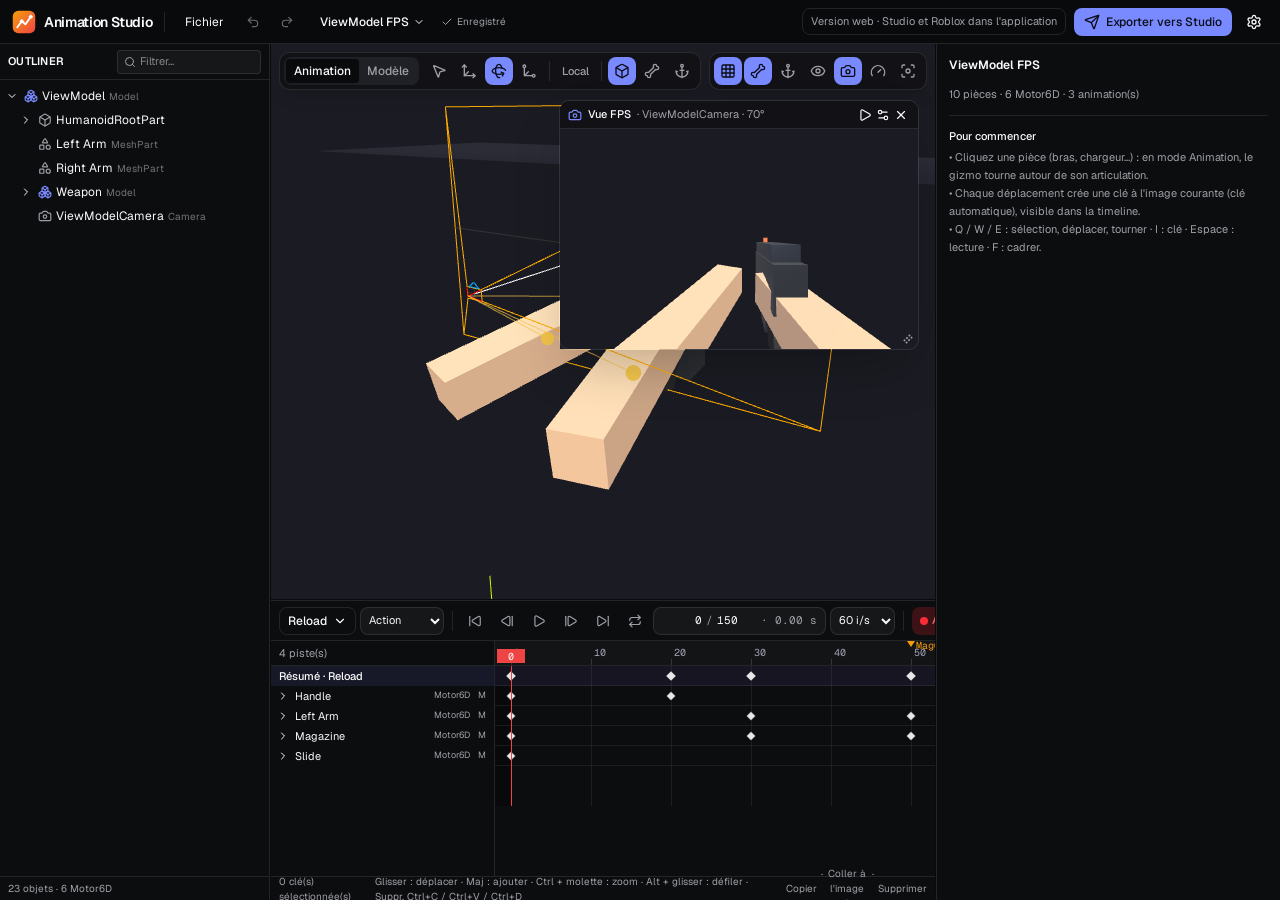
<file: animation-studio/index.html>
<!doctype html>
<html lang="fr" class="dark">
  <head>
    <meta charset="UTF-8" />
    <meta name="viewport" content="width=device-width, initial-scale=1.0" />
    <meta http-equiv="Content-Security-Policy" content="default-src 'self'; img-src 'self' data: blob: https:; style-src 'self' 'unsafe-inline'; font-src 'self' data:; script-src 'self' 'wasm-unsafe-eval'; connect-src 'self' blob: data:; worker-src 'self' blob:" />
    <title>Roblox Animation Studio</title>
    <link rel="icon" href="./icon.png" />
    <script type="module" crossorigin src="./assets/index-wcXns6ca.js"></script>
    <link rel="stylesheet" crossorigin href="./assets/index-B5dXY3To.css">
  </head>
  <body>
    <div id="root"></div>
  </body>
</html>
</file>
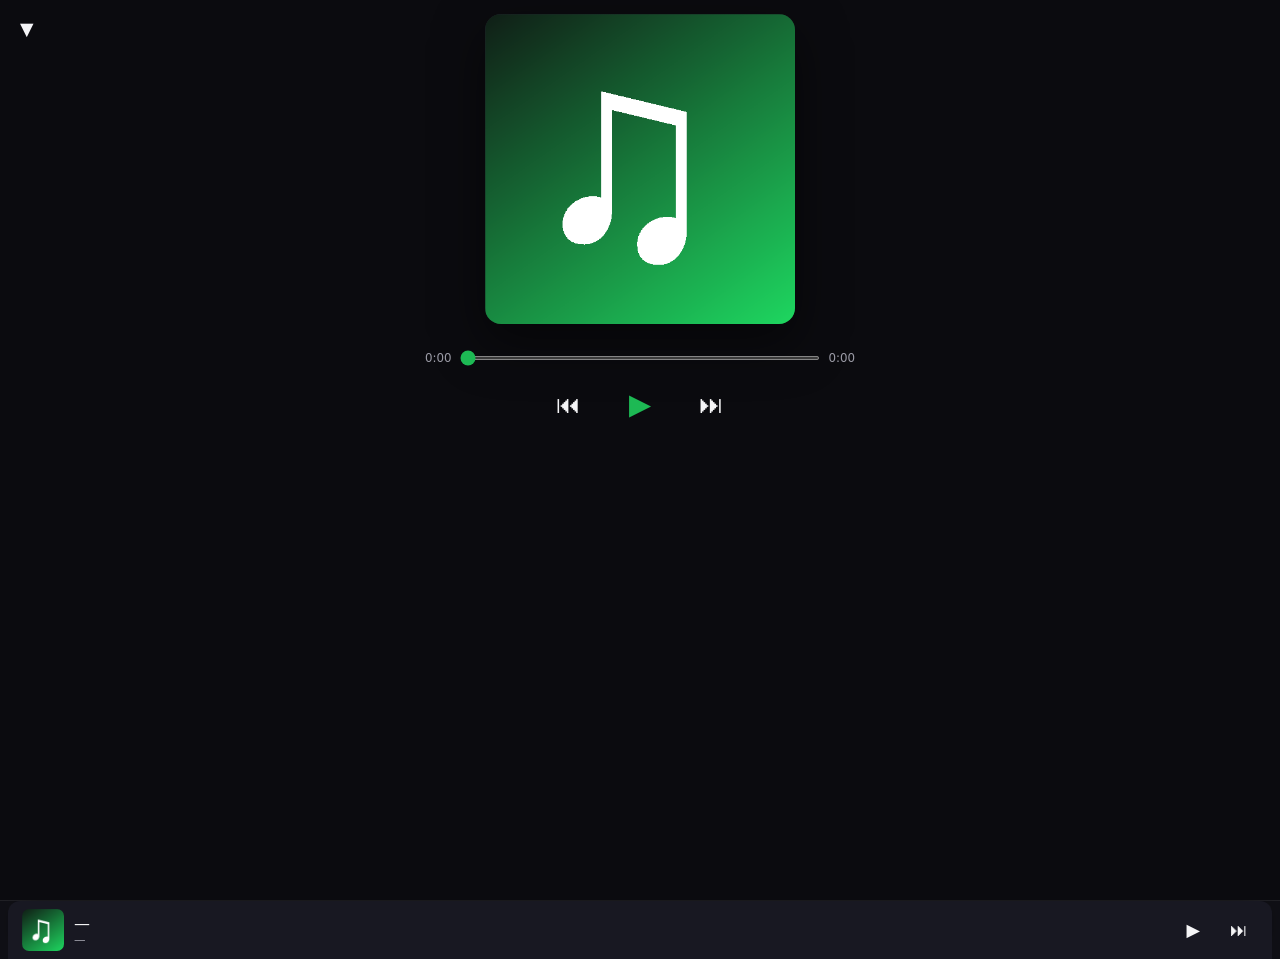
<file: music/index.html>
<!DOCTYPE html>
<html lang="fr">
<head>
  <meta charset="UTF-8" />
  <meta name="viewport" content="width=device-width, initial-scale=1.0, viewport-fit=cover" />
  <title>SpotifyGratuit — Catalogue de musique</title>
  <meta name="description" content="Catalogue complet de musique : tendances, playlists, albums, artistes. PWA lecture en fond, écran verrouillé." />
  <meta name="theme-color" content="#0b0b0f" />
  <link rel="manifest" href="./manifest.webmanifest" />
  <link rel="icon" href="./icons/icon-192.png" type="image/png" />
  <link rel="apple-touch-icon" href="./icons/apple-touch-icon.png" />
  <meta name="apple-mobile-web-app-capable" content="yes" />
  <meta name="mobile-web-app-capable" content="yes" />
  <meta name="apple-mobile-web-app-status-bar-style" content="black-translucent" />
  <meta name="apple-mobile-web-app-title" content="SpotifyGratuit" />
  <link rel="stylesheet" href="./css/style.css" />
</head>
<body>
<div class="app-shell">

  <!-- ===== SIDEBAR (desktop) ===== -->
  <aside class="sidebar">
    <div class="sidebar-logo">
      <span class="logo-mark">♫</span>
      <strong class="logo">Spotify<span>Gratuit</span></strong>
    </div>
    <nav class="sidebar-nav">
      <button class="nav-btn active" data-nav="home">🏠 Accueil</button>
      <button class="nav-btn" data-nav="search">🔍 Recherche</button>
      <button class="nav-btn" data-nav="catalog">🌐 Catalogue</button>
      <button class="nav-btn" data-nav="library">📚 Bibliothèque</button>
    </nav>
    <div class="sidebar-foot">
      <span class="dot off" id="gw-dot" title="Statut de la passerelle SpotAPI"></span>
      <small id="gw-label">Passerelle SpotAPI</small>
    </div>
  </aside>

  <!-- ===== COLONNE PRINCIPALE ===== -->
  <div class="main-col">
    <header class="app-header">
      <div class="header-left">
        <button class="btn btn-pill" id="btn-install" hidden>⤓ Installer l'app</button>
        <button class="btn btn-pill ghost" id="btn-install-2" onclick="App.showManualInstallHelp()" title="Comment installer sur téléphone / PC">📱 Installer</button>
      </div>
      <div class="header-right">
        <button class="icon-btn" id="btn-theme-toggle" aria-label="Thème clair/sombre">🌙</button>
      </div>
    </header>

    <main id="main">

      <!-- ACCUEIL -->
      <section id="view-home" class="view active">
        <div id="hero" class="detail-hero home-hero" style="--hero-img:'none'">
          <div class="tag">PLAYLIST</div><h1>Chargement…</h1>
        </div>

        <div id="offline-banner" class="notice" hidden>
          ⚠️ <strong>Passerelle SpotAPI éteinte.</strong> Le catalogue Spotify complet (tendances, playlists, albums, artistes) nécessite la passerelle locale :
          <code>powershell -File server\start-gateway.ps1</code>.
          La <strong>Recherche</strong> reste disponible (iTunes gratuit) plus ta bibliothèque et liens Spotify.
        </div>

        <h3 class="row-title" id="trend-title">🔥 Tendances du moment</h3>
        <div class="scroll-row" id="row-trending"></div>

        <h3 class="row-title">🎧 Playlists populaires</h3>
        <div class="scroll-row" id="row-playlists"></div>

        <h3 class="row-title">Explorer par genre</h3>
        <div class="chips" id="genres"></div>

        <h3 class="row-title" id="home-lib-title" hidden>❤️ Reprenez où vous étiez</h3>
        <div class="scroll-row" id="lib-row"></div>
      </section>

      <!-- CATALOGUE -->
      <section id="view-catalog" class="view">
        <h2 class="page-title">Catalogue</h2>
        <p class="page-sub">Toutes les playlists par genre — l'infini à portée de main.</p>
        <div class="loader" data-catalog-loader></div>
        <div class="genre-grid" id="catalog-grid"></div>
      </section>

      <!-- RECHERCHE -->
      <section id="view-search" class="view">
        <div class="search-box">
          <input type="search" id="search-input" placeholder="Titre, artiste, album…" autocomplete="off" />
          <p class="search-hint">Catalogue Spotify via la passerelle SpotAPI + extraits gratuits iTunes.</p>
        </div>
        <div id="search-results"></div>
        <p id="search-empty" class="empty-msg">Tape des mots-clés pour lancer la recherche…</p>
      </section>

      <!-- BIBLIOTHÈQUE -->
      <section id="view-library" class="view">
        <div class="library-actions">
          <button class="btn btn-primary" data-action="import-files">+ Mes fichiers</button>
          <button class="btn btn-secondary" data-action="add-link">+ Lien Spotify</button>
          <input type="file" id="file-input" accept="audio/*" multiple hidden />
        </div>
        <ul class="track-list" id="library-list"></ul>
        <p id="library-empty" class="empty-msg">Bibliothèque vide. Importe des fichiers ou enregistre des résultats de recherche / playlist.</p>
      </section>

      <!-- PLAYLIST -->
      <section id="view-playlist" class="view"></section>
      <!-- ALBUM -->
      <section id="view-album" class="view"></section>
      <!-- ARTISTE -->
      <section id="view-artist" class="view"></section>
    </main>
  </div>
</div>

<!-- ===== LECTEUR PLEIN ÉCRAN ===== -->
<div id="player-full" class="player-full" hidden>
  <button class="icon-btn player-close" id="player-close" aria-label="Fermer">▼</button>
  <div class="player-art">
    <img id="pf-art" src="./icons/icon-512.png" alt="Pochette" />
    <div id="pf-embed" class="embed-box" hidden></div>
  </div>
  <div class="player-meta">
    <div class="player-titles">
      <strong id="pf-title"></strong>
      <span id="pf-artist"></span>
    </div>
    <div class="player-progress" id="pf-progress-row">
      <span id="pf-cur">0:00</span>
      <input type="range" id="pf-seek" min="0" max="1000" value="0" />
      <span id="pf-dur">0:00</span>
    </div>
    <div class="player-controls">
      <button class="icon-btn big" id="pf-prev">⏮</button>
      <button class="icon-btn main" id="pf-play">▶</button>
      <button class="icon-btn big" id="pf-next">⏭</button>
    </div>
    <p class="pf-note" id="pf-note"></p>
  </div>
</div>

<!-- ===== MINI LECTEUR + NAV MOBILE ===== -->
<footer class="app-footer">
  <div class="mini-player" id="mini-player" hidden>
    <img id="mini-art" src="./icons/icon-192.png" alt="" />
    <div class="mini-meta" data-action="open-player">
      <span id="mini-title">—</span>
      <small id="mini-artist">—</small>
    </div>
    <button class="icon-btn" id="mini-play" aria-label="Lire/Pause">▶</button>
    <button class="icon-btn" id="mini-next" aria-label="Suivant">⏭</button>
  </div>
  <nav class="app-nav">
    <button class="nav-btn active" data-nav="home">🏠 <span>Accueil</span></button>
    <button class="nav-btn" data-nav="search">🔍 <span>Recherche</span></button>
    <button class="nav-btn" data-nav="catalog">🌐 <span>Catalogue</span></button>
    <button class="nav-btn" data-nav="library">📚 <span>Biblio</span></button>
  </nav>
</footer>

<audio id="audio" preload="metadata"></audio>
<script src="./js/library.js"></script>
<script src="./js/player.js"></script>
<script src="./js/app.js"></script>
</body>
</html>
</file>
<file: assets/index-CgAKb2SW.css>
@font-face{font-family:Geist Variable;font-style:normal;font-display:swap;font-weight:100 900;src:url(./geist-cyrillic-ext-wght-normal-DjL33-gN.woff2)format("woff2-variations");unicode-range:U+460-52F,U+1C80-1C8A,U+20B4,U+2DE0-2DFF,U+A640-A69F,U+FE2E-FE2F}@font-face{font-family:Geist Variable;font-style:normal;font-display:swap;font-weight:100 900;src:url(./geist-cyrillic-wght-normal-BEAKL7Jp.woff2)format("woff2-variations");unicode-range:U+301,U+400-45F,U+490-491,U+4B0-4B1,U+2116}@font-face{font-family:Geist Variable;font-style:normal;font-display:swap;font-weight:100 900;src:url(./geist-vietnamese-wght-normal-6IgcOCM7.woff2)format("woff2-variations");unicode-range:U+102-103,U+110-111,U+128-129,U+168-169,U+1A0-1A1,U+1AF-1B0,U+300-301,U+303-304,U+308-309,U+323,U+329,U+1EA0-1EF9,U+20AB}@font-face{font-family:Geist Variable;font-style:normal;font-display:swap;font-weight:100 900;src:url(./geist-latin-ext-wght-normal-DC-KSUi6.woff2)format("woff2-variations");unicode-range:U+100-2BA,U+2BD-2C5,U+2C7-2CC,U+2CE-2D7,U+2DD-2FF,U+304,U+308,U+329,U+1D00-1DBF,U+1E00-1E9F,U+1EF2-1EFF,U+2020,U+20A0-20AB,U+20AD-20C0,U+2113,U+2C60-2C7F,U+A720-A7FF}@font-face{font-family:Geist Variable;font-style:normal;font-display:swap;font-weight:100 900;src:url(./geist-latin-wght-normal-BgDaEnEv.woff2)format("woff2-variations");unicode-range:U+??,U+131,U+152-153,U+2BB-2BC,U+2C6,U+2DA,U+2DC,U+304,U+308,U+329,U+2000-206F,U+20AC,U+2122,U+2191,U+2193,U+2212,U+2215,U+FEFF,U+FFFD}@font-face{font-family:Geist Mono Variable;font-style:normal;font-display:swap;font-weight:100 900;src:url(./geist-mono-cyrillic-ext-wght-normal-X_5orZeX.woff2)format("woff2-variations");unicode-range:U+460-52F,U+1C80-1C8A,U+20B4,U+2DE0-2DFF,U+A640-A69F,U+FE2E-FE2F}@font-face{font-family:Geist Mono Variable;font-style:normal;font-display:swap;font-weight:100 900;src:url(./geist-mono-cyrillic-wght-normal-DiZS0aHC.woff2)format("woff2-variations");unicode-range:U+301,U+400-45F,U+490-491,U+4B0-4B1,U+2116}@font-face{font-family:Geist Mono Variable;font-style:normal;font-display:swap;font-weight:100 900;src:url(./geist-mono-symbols2-wght-normal-CO5SzqOn.woff2)format("woff2-variations");unicode-range:U+2000-2001,U+2004-2008,U+200A,U+23B8-23BD,U+2500-259F}@font-face{font-family:Geist Mono Variable;font-style:normal;font-display:swap;font-weight:100 900;src:url(./geist-mono-vietnamese-wght-normal-DadHysG0.woff2)format("woff2-variations");unicode-range:U+102-103,U+110-111,U+128-129,U+168-169,U+1A0-1A1,U+1AF-1B0,U+300-301,U+303-304,U+308-309,U+323,U+329,U+1EA0-1EF9,U+20AB}@font-face{font-family:Geist Mono Variable;font-style:normal;font-display:swap;font-weight:100 900;src:url(./geist-mono-latin-ext-wght-normal-Bwz-egvJ.woff2)format("woff2-variations");unicode-range:U+100-2BA,U+2BD-2C5,U+2C7-2CC,U+2CE-2D7,U+2DD-2FF,U+304,U+308,U+329,U+1D00-1DBF,U+1E00-1E9F,U+1EF2-1EFF,U+2020,U+20A0-20AB,U+20AD-20C0,U+2113,U+2C60-2C7F,U+A720-A7FF}@font-face{font-family:Geist Mono Variable;font-style:normal;font-display:swap;font-weight:100 900;src:url(./geist-mono-latin-wght-normal-XN7g48iV.woff2)format("woff2-variations");unicode-range:U+??,U+131,U+152-153,U+2BB-2BC,U+2C6,U+2DA,U+2DC,U+304,U+308,U+329,U+2000-206F,U+20AC,U+2122,U+2191,U+2193,U+2212,U+2215,U+FEFF,U+FFFD}@layer properties{@supports (((-webkit-hyphens:none)) and (not (margin-trim:inline))) or ((-moz-orient:inline) and (not (color:rgb(from red r g b)))){*,:before,:after{--tw-translate-x:0;--tw-translate-y:0;--tw-translate-z:0;--tw-rotate-x:initial;--tw-rotate-y:initial;--tw-rotate-z:initial;--tw-skew-x:initial;--tw-skew-y:initial;--tw-space-y-reverse:0;--tw-border-style:solid;--tw-leading:initial;--tw-font-weight:initial;--tw-tracking:initial;--tw-shadow:0 0 #0000;--tw-shadow-color:initial;--tw-shadow-alpha:100%;--tw-inset-shadow:0 0 #0000;--tw-inset-shadow-color:initial;--tw-inset-shadow-alpha:100%;--tw-ring-color:initial;--tw-ring-shadow:0 0 #0000;--tw-inset-ring-color:initial;--tw-inset-ring-shadow:0 0 #0000;--tw-ring-inset:initial;--tw-ring-offset-width:0px;--tw-ring-offset-color:#fff;--tw-ring-offset-shadow:0 0 #0000;--tw-outline-style:solid;--tw-backdrop-blur:initial;--tw-backdrop-brightness:initial;--tw-backdrop-contrast:initial;--tw-backdrop-grayscale:initial;--tw-backdrop-hue-rotate:initial;--tw-backdrop-invert:initial;--tw-backdrop-opacity:initial;--tw-backdrop-saturate:initial;--tw-backdrop-sepia:initial;--tw-duration:initial;--tw-animation-delay:0s;--tw-animation-direction:normal;--tw-animation-duration:initial;--tw-animation-fill-mode:none;--tw-animation-iteration-count:1;--tw-enter-blur:0;--tw-enter-opacity:1;--tw-enter-rotate:0;--tw-enter-scale:1;--tw-enter-translate-x:0;--tw-enter-translate-y:0;--tw-exit-blur:0;--tw-exit-opacity:1;--tw-exit-rotate:0;--tw-exit-scale:1;--tw-exit-translate-x:0;--tw-exit-translate-y:0}::backdrop{--tw-translate-x:0;--tw-translate-y:0;--tw-translate-z:0;--tw-rotate-x:initial;--tw-rotate-y:initial;--tw-rotate-z:initial;--tw-skew-x:initial;--tw-skew-y:initial;--tw-space-y-reverse:0;--tw-border-style:solid;--tw-leading:initial;--tw-font-weight:initial;--tw-tracking:initial;--tw-shadow:0 0 #0000;--tw-shadow-color:initial;--tw-shadow-alpha:100%;--tw-inset-shadow:0 0 #0000;--tw-inset-shadow-color:initial;--tw-inset-shadow-alpha:100%;--tw-ring-color:initial;--tw-ring-shadow:0 0 #0000;--tw-inset-ring-color:initial;--tw-inset-ring-shadow:0 0 #0000;--tw-ring-inset:initial;--tw-ring-offset-width:0px;--tw-ring-offset-color:#fff;--tw-ring-offset-shadow:0 0 #0000;--tw-outline-style:solid;--tw-backdrop-blur:initial;--tw-backdrop-brightness:initial;--tw-backdrop-contrast:initial;--tw-backdrop-grayscale:initial;--tw-backdrop-hue-rotate:initial;--tw-backdrop-invert:initial;--tw-backdrop-opacity:initial;--tw-backdrop-saturate:initial;--tw-backdrop-sepia:initial;--tw-duration:initial;--tw-animation-delay:0s;--tw-animation-direction:normal;--tw-animation-duration:initial;--tw-animation-fill-mode:none;--tw-animation-iteration-count:1;--tw-enter-blur:0;--tw-enter-opacity:1;--tw-enter-rotate:0;--tw-enter-scale:1;--tw-enter-translate-x:0;--tw-enter-translate-y:0;--tw-exit-blur:0;--tw-exit-opacity:1;--tw-exit-rotate:0;--tw-exit-scale:1;--tw-exit-translate-x:0;--tw-exit-translate-y:0}}}@layer theme{:root,:host{--color-black:#000;--color-white:#fff;--spacing:.25rem;--container-xs:20rem;--container-lg:32rem;--container-2xl:42rem;--container-3xl:48rem;--container-4xl:56rem;--container-6xl:72rem;--text-xs:.75rem;--text-xs--line-height:calc(1 / .75);--text-sm:.875rem;--text-sm--line-height:calc(1.25 / .875);--text-base:1rem;--text-base--line-height:calc(1.5 / 1);--text-lg:1.125rem;--text-lg--line-height:calc(1.75 / 1.125);--text-xl:1.25rem;--text-xl--line-height:calc(1.75 / 1.25);--text-2xl:1.5rem;--text-2xl--line-height:calc(2 / 1.5);--text-3xl:1.875rem;--text-3xl--line-height:calc(2.25 / 1.875);--text-4xl:2.25rem;--text-4xl--line-height:calc(2.5 / 2.25);--text-5xl:3rem;--text-5xl--line-height:1;--text-6xl:3.75rem;--text-6xl--line-height:1;--font-weight-medium:500;--font-weight-semibold:600;--tracking-tight:-.025em;--leading-relaxed:1.625;--radius-xs:.125rem;--default-transition-duration:.15s;--default-transition-timing-function:cubic-bezier(.4, 0, .2, 1);--default-font-family:"Geist Variable", ui-sans-serif, system-ui, sans-serif;--default-mono-font-family:"Geist Mono Variable", ui-monospace, monospace}}@layer base{*,:after,:before{box-sizing:border-box;border:0 solid;margin:0;padding:0}::backdrop{box-sizing:border-box;border:0 solid;margin:0;padding:0}::file-selector-button{box-sizing:border-box;border:0 solid;margin:0;padding:0}html,:host{-webkit-text-size-adjust:100%;tab-size:4;line-height:1.5;font-family:var(--default-font-family,-apple-system, BlinkMacSystemFont, "Segoe UI", Roboto, "Helvetica Neue", "Noto Sans", Arial, sans-serif, "Apple Color Emoji", "Segoe UI Emoji", "Segoe UI Symbol", "Noto Color Emoji");font-feature-settings:var(--default-font-feature-settings,normal);font-variation-settings:var(--default-font-variation-settings,normal);-webkit-tap-highlight-color:transparent}hr{height:0;color:inherit;border-top-width:1px}abbr:where([title]){-webkit-text-decoration:underline dotted;text-decoration:underline dotted}h1,h2,h3,h4,h5,h6{font-size:inherit;font-weight:inherit}a{color:inherit;-webkit-text-decoration:inherit;-webkit-text-decoration:inherit;-webkit-text-decoration:inherit;-webkit-text-decoration:inherit;text-decoration:inherit}b,strong{font-weight:bolder}code,kbd,samp,pre{font-family:var(--default-mono-font-family,ui-monospace, SFMono-Regular, Menlo, Monaco, Consolas, "Liberation Mono", "Courier New", monospace);font-feature-settings:var(--default-mono-font-feature-settings,normal);font-variation-settings:var(--default-mono-font-variation-settings,normal);font-size:1em}small{font-size:80%}sub,sup{vertical-align:baseline;font-size:75%;line-height:0;position:relative}sub{bottom:-.25em}sup{top:-.5em}table{text-indent:0;border-color:inherit;border-collapse:collapse}:-moz-focusring:where(:not(iframe)){outline:auto}progress{vertical-align:baseline}summary{display:list-item}ol,ul,menu{list-style:none}img,svg,video,canvas,audio,iframe,embed,object{vertical-align:middle;display:block}img,video{max-width:100%;height:auto}button,input,select,optgroup,textarea{font:inherit;font-feature-settings:inherit;font-variation-settings:inherit;letter-spacing:inherit;color:inherit;opacity:1;background-color:#0000;border-radius:0}::file-selector-button{font:inherit;font-feature-settings:inherit;font-variation-settings:inherit;letter-spacing:inherit;color:inherit;opacity:1;background-color:#0000;border-radius:0}:where(select:is([multiple],[size])) optgroup{font-weight:bolder}:where(select:is([multiple],[size])) optgroup option{padding-inline-start:20px}::file-selector-button{margin-inline-end:4px}::placeholder{opacity:1}@supports (not ((-webkit-appearance:-apple-pay-button))) or (contain-intrinsic-size:1px){::placeholder{color:currentColor}@supports (color:color-mix(in lab, red, red)){::placeholder{color:color-mix(in oklab, currentcolor 50%, transparent)}}}textarea{resize:vertical}::-webkit-search-decoration{-webkit-appearance:none}::-webkit-date-and-time-value{min-height:1lh;text-align:inherit}::-webkit-datetime-edit{display:inline-flex}::-webkit-datetime-edit-fields-wrapper{padding:0}::-webkit-datetime-edit{padding-block:0}::-webkit-datetime-edit-year-field{padding-block:0}::-webkit-datetime-edit-month-field{padding-block:0}::-webkit-datetime-edit-day-field{padding-block:0}::-webkit-datetime-edit-hour-field{padding-block:0}::-webkit-datetime-edit-minute-field{padding-block:0}::-webkit-datetime-edit-second-field{padding-block:0}::-webkit-datetime-edit-millisecond-field{padding-block:0}::-webkit-datetime-edit-meridiem-field{padding-block:0}::-webkit-calendar-picker-indicator{line-height:1}:-moz-ui-invalid{box-shadow:none}button,input:where([type=button],[type=reset],[type=submit]){appearance:button}::file-selector-button{appearance:button}::-webkit-inner-spin-button{height:auto}::-webkit-outer-spin-button{height:auto}[hidden]:where(:not([hidden=until-found])){display:none!important}*{border-color:var(--border);outline-color:var(--ring)}@supports (color:color-mix(in lab, red, red)){*{outline-color:color-mix(in oklab, var(--ring) 50%, transparent)}}body{background-color:var(--background);color:var(--foreground);-webkit-font-smoothing:antialiased;-moz-osx-font-smoothing:grayscale}}@layer components;@layer utilities{.\@container\/card-header{container:card-header/inline-size}.pointer-events-none{pointer-events:none}.visible{visibility:visible}.sr-only{clip-path:inset(50%);white-space:nowrap;border-width:0;width:1px;height:1px;margin:-1px;padding:0;position:absolute;overflow:hidden}.absolute{position:absolute}.fixed{position:fixed}.relative{position:relative}.sticky{position:sticky}.inset-0{inset:0}.-top-40{top:calc(var(--spacing) * -40)}.top-0{top:0}.top-4{top:calc(var(--spacing) * 4)}.top-\[50\%\]{top:50%}.-right-20{right:calc(var(--spacing) * -20)}.right-4{right:calc(var(--spacing) * 4)}.-bottom-40{bottom:calc(var(--spacing) * -40)}.left-1\/2,.left-\[50\%\]{left:50%}.z-40{z-index:40}.z-50{z-index:50}.col-start-2{grid-column-start:2}.row-span-2{grid-row:span 2/span 2}.row-start-1{grid-row-start:1}.-mx-1{margin-inline:calc(var(--spacing) * -1)}.mx-auto{margin-inline:auto}.my-1{margin-block:var(--spacing)}.mt-0\.5{margin-top:calc(var(--spacing) * .5)}.mt-1{margin-top:var(--spacing)}.mt-2{margin-top:calc(var(--spacing) * 2)}.mt-3{margin-top:calc(var(--spacing) * 3)}.mt-4{margin-top:calc(var(--spacing) * 4)}.mt-5{margin-top:calc(var(--spacing) * 5)}.mt-6{margin-top:calc(var(--spacing) * 6)}.mt-8{margin-top:calc(var(--spacing) * 8)}.mt-10{margin-top:calc(var(--spacing) * 10)}.mt-14{margin-top:calc(var(--spacing) * 14)}.mt-auto{margin-top:auto}.mb-2{margin-bottom:calc(var(--spacing) * 2)}.mb-6{margin-bottom:calc(var(--spacing) * 6)}.-ml-2{margin-left:calc(var(--spacing) * -2)}.ml-auto{margin-left:auto}.line-clamp-1{-webkit-line-clamp:1;-webkit-box-orient:vertical;display:-webkit-box;overflow:hidden}.block{display:block}.flex{display:flex}.grid{display:grid}.hidden{display:none}.inline-flex{display:inline-flex}.aspect-\[16\/9\]{aspect-ratio:16/9}.size-2\.5{width:calc(var(--spacing) * 2.5);height:calc(var(--spacing) * 2.5)}.size-4{width:calc(var(--spacing) * 4);height:calc(var(--spacing) * 4)}.size-4\.5{width:calc(var(--spacing) * 4.5);height:calc(var(--spacing) * 4.5)}.size-5{width:calc(var(--spacing) * 5);height:calc(var(--spacing) * 5)}.size-7{width:calc(var(--spacing) * 7);height:calc(var(--spacing) * 7)}.size-8{width:calc(var(--spacing) * 8);height:calc(var(--spacing) * 8)}.size-9{width:calc(var(--spacing) * 9);height:calc(var(--spacing) * 9)}.size-10{width:calc(var(--spacing) * 10);height:calc(var(--spacing) * 10)}.size-12{width:calc(var(--spacing) * 12);height:calc(var(--spacing) * 12)}.size-14{width:calc(var(--spacing) * 14);height:calc(var(--spacing) * 14)}.h-2{height:calc(var(--spacing) * 2)}.h-8{height:calc(var(--spacing) * 8)}.h-9{height:calc(var(--spacing) * 9)}.h-10{height:calc(var(--spacing) * 10)}.h-14{height:calc(var(--spacing) * 14)}.h-80{height:calc(var(--spacing) * 80)}.h-\[420px\]{height:420px}.h-\[480px\]{height:480px}.h-\[calc\(100\%-1px\)\]{height:calc(100% - 1px)}.h-auto{height:auto}.h-full{height:100%}.h-px{height:1px}.min-h-4{min-height:calc(var(--spacing) * 4)}.min-h-screen{min-height:100vh}.w-12{width:calc(var(--spacing) * 12)}.w-\[600px\]{width:600px}.w-\[800px\]{width:800px}.w-\[900px\]{width:900px}.w-fit{width:-moz-fit-content;width:fit-content}.w-full{width:100%}.max-w-2xl{max-width:var(--container-2xl)}.max-w-3xl{max-width:var(--container-3xl)}.max-w-4xl{max-width:var(--container-4xl)}.max-w-6xl{max-width:var(--container-6xl)}.max-w-\[calc\(100\%-2rem\)\]{max-width:calc(100% - 2rem)}.max-w-xs{max-width:var(--container-xs)}.min-w-\[8rem\]{min-width:8rem}.flex-1{flex:1}.shrink-0{flex-shrink:0}.-translate-x-1\/2{--tw-translate-x:calc(calc(1 / 2 * 100%) * -1);translate:var(--tw-translate-x) var(--tw-translate-y)}.translate-x-\[-50\%\]{--tw-translate-x:-50%;translate:var(--tw-translate-x) var(--tw-translate-y)}.translate-y-0\.5{--tw-translate-y:calc(var(--spacing) * .5);translate:var(--tw-translate-x) var(--tw-translate-y)}.translate-y-\[-50\%\]{--tw-translate-y:-50%;translate:var(--tw-translate-x) var(--tw-translate-y)}.transform{transform:var(--tw-rotate-x,) var(--tw-rotate-y,) var(--tw-rotate-z,) var(--tw-skew-x,) var(--tw-skew-y,)}.cursor-default{cursor:default}.cursor-pointer{cursor:pointer}.auto-rows-min{grid-auto-rows:min-content}.grid-cols-\[0_1fr\]{grid-template-columns:0 1fr}.grid-rows-\[auto_auto\]{grid-template-rows:auto auto}.flex-col{flex-direction:column}.flex-col-reverse{flex-direction:column-reverse}.flex-wrap{flex-wrap:wrap}.items-center{align-items:center}.items-start{align-items:flex-start}.justify-between{justify-content:space-between}.justify-center{justify-content:center}.justify-items-start{justify-items:start}.gap-1{gap:var(--spacing)}.gap-1\.5{gap:calc(var(--spacing) * 1.5)}.gap-2{gap:calc(var(--spacing) * 2)}.gap-3{gap:calc(var(--spacing) * 3)}.gap-4{gap:calc(var(--spacing) * 4)}.gap-5{gap:calc(var(--spacing) * 5)}.gap-6{gap:calc(var(--spacing) * 6)}.gap-8{gap:calc(var(--spacing) * 8)}.gap-10{gap:calc(var(--spacing) * 10)}.gap-12{gap:calc(var(--spacing) * 12)}:where(.space-y-0\.5>:not(:last-child)){--tw-space-y-reverse:0;margin-block-start:calc(calc(var(--spacing) * .5) * var(--tw-space-y-reverse));margin-block-end:calc(calc(var(--spacing) * .5) * calc(1 - var(--tw-space-y-reverse)))}:where(.space-y-2>:not(:last-child)){--tw-space-y-reverse:0;margin-block-start:calc(calc(var(--spacing) * 2) * var(--tw-space-y-reverse));margin-block-end:calc(calc(var(--spacing) * 2) * calc(1 - var(--tw-space-y-reverse)))}:where(.space-y-4>:not(:last-child)){--tw-space-y-reverse:0;margin-block-start:calc(calc(var(--spacing) * 4) * var(--tw-space-y-reverse));margin-block-end:calc(calc(var(--spacing) * 4) * calc(1 - var(--tw-space-y-reverse)))}:where(.space-y-5>:not(:last-child)){--tw-space-y-reverse:0;margin-block-start:calc(calc(var(--spacing) * 5) * var(--tw-space-y-reverse));margin-block-end:calc(calc(var(--spacing) * 5) * calc(1 - var(--tw-space-y-reverse)))}.gap-y-0\.5{row-gap:calc(var(--spacing) * .5)}.self-start{align-self:flex-start}.justify-self-end{justify-self:flex-end}.overflow-hidden{overflow:hidden}.overflow-x-hidden{overflow-x:hidden}.overflow-y-auto{overflow-y:auto}.rounded-full{border-radius:2147483647px}.rounded-lg{border-radius:var(--radius)}.rounded-md{border-radius:calc(var(--radius) - 2px)}.rounded-sm{border-radius:calc(var(--radius) - 4px)}.rounded-xl{border-radius:calc(var(--radius) + 4px)}.rounded-xs{border-radius:var(--radius-xs)}.border{border-style:var(--tw-border-style);border-width:1px}.border-t{border-top-style:var(--tw-border-style);border-top-width:1px}.border-b{border-bottom-style:var(--tw-border-style);border-bottom-width:1px}.border-dashed{--tw-border-style:dashed;border-style:dashed}.border-transparent{border-color:#0000}.bg-\[\#28c840\]{background-color:#28c840}.bg-\[\#febc2e\]{background-color:#febc2e}.bg-\[\#ff5f57\]{background-color:#ff5f57}.bg-background,.bg-background\/60{background-color:var(--background)}@supports (color:color-mix(in lab, red, red)){.bg-background\/60{background-color:color-mix(in oklab, var(--background) 60%, transparent)}}.bg-background\/80{background-color:var(--background)}@supports (color:color-mix(in lab, red, red)){.bg-background\/80{background-color:color-mix(in oklab, var(--background) 80%, transparent)}}.bg-black\/50{background-color:#00000080}@supports (color:color-mix(in lab, red, red)){.bg-black\/50{background-color:color-mix(in oklab, var(--color-black) 50%, transparent)}}.bg-border{background-color:var(--border)}.bg-card{background-color:var(--card)}.bg-destructive{background-color:var(--destructive)}.bg-muted{background-color:var(--muted)}.bg-popover{background-color:var(--popover)}.bg-primary,.bg-primary\/15{background-color:var(--primary)}@supports (color:color-mix(in lab, red, red)){.bg-primary\/15{background-color:color-mix(in oklab, var(--primary) 15%, transparent)}}.bg-primary\/20{background-color:var(--primary)}@supports (color:color-mix(in lab, red, red)){.bg-primary\/20{background-color:color-mix(in oklab, var(--primary) 20%, transparent)}}.bg-secondary{background-color:var(--secondary)}.bg-transparent{background-color:#0000}.object-cover{object-fit:cover}.object-left-top{object-position:left top}.p-1{padding:var(--spacing)}.p-6{padding:calc(var(--spacing) * 6)}.p-\[3px\]{padding:3px}.px-2{padding-inline:calc(var(--spacing) * 2)}.px-3{padding-inline:calc(var(--spacing) * 3)}.px-4{padding-inline:calc(var(--spacing) * 4)}.px-5{padding-inline:calc(var(--spacing) * 5)}.px-6{padding-inline:calc(var(--spacing) * 6)}.py-0\.5{padding-block:calc(var(--spacing) * .5)}.py-1{padding-block:var(--spacing)}.py-1\.5{padding-block:calc(var(--spacing) * 1.5)}.py-2{padding-block:calc(var(--spacing) * 2)}.py-3{padding-block:calc(var(--spacing) * 3)}.py-4{padding-block:calc(var(--spacing) * 4)}.py-5{padding-block:calc(var(--spacing) * 5)}.py-6{padding-block:calc(var(--spacing) * 6)}.py-8{padding-block:calc(var(--spacing) * 8)}.py-10{padding-block:calc(var(--spacing) * 10)}.py-20{padding-block:calc(var(--spacing) * 20)}.pt-0{padding-top:0}.pt-10{padding-top:calc(var(--spacing) * 10)}.pt-20{padding-top:calc(var(--spacing) * 20)}.pb-4{padding-bottom:calc(var(--spacing) * 4)}.pb-16{padding-bottom:calc(var(--spacing) * 16)}.pb-20{padding-bottom:calc(var(--spacing) * 20)}.text-center{text-align:center}.text-left{text-align:left}.font-mono{font-family:Geist Mono Variable,ui-monospace,monospace}.text-2xl{font-size:var(--text-2xl);line-height:var(--tw-leading,var(--text-2xl--line-height))}.text-3xl{font-size:var(--text-3xl);line-height:var(--tw-leading,var(--text-3xl--line-height))}.text-4xl{font-size:var(--text-4xl);line-height:var(--tw-leading,var(--text-4xl--line-height))}.text-base{font-size:var(--text-base);line-height:var(--tw-leading,var(--text-base--line-height))}.text-lg{font-size:var(--text-lg);line-height:var(--tw-leading,var(--text-lg--line-height))}.text-sm{font-size:var(--text-sm);line-height:var(--tw-leading,var(--text-sm--line-height))}.text-xl{font-size:var(--text-xl);line-height:var(--tw-leading,var(--text-xl--line-height))}.text-xs{font-size:var(--text-xs);line-height:var(--tw-leading,var(--text-xs--line-height))}.leading-none{--tw-leading:1;line-height:1}.leading-relaxed{--tw-leading:var(--leading-relaxed);line-height:var(--leading-relaxed)}.font-medium{--tw-font-weight:var(--font-weight-medium);font-weight:var(--font-weight-medium)}.font-semibold{--tw-font-weight:var(--font-weight-semibold);font-weight:var(--font-weight-semibold)}.tracking-tight{--tw-tracking:var(--tracking-tight);letter-spacing:var(--tracking-tight)}.text-balance{text-wrap:balance}.whitespace-nowrap{white-space:nowrap}.text-card-foreground{color:var(--card-foreground)}.text-destructive{color:var(--destructive)}.text-foreground{color:var(--foreground)}.text-muted-foreground{color:var(--muted-foreground)}.text-popover-foreground{color:var(--popover-foreground)}.text-primary{color:var(--primary)}.text-primary-foreground{color:var(--primary-foreground)}.text-secondary-foreground{color:var(--secondary-foreground)}.text-white{color:var(--color-white)}.underline-offset-4{text-underline-offset:4px}.opacity-70{opacity:.7}.shadow-2xl{--tw-shadow:0 25px 50px -12px var(--tw-shadow-color,#00000040);box-shadow:var(--tw-inset-shadow), var(--tw-inset-ring-shadow), var(--tw-ring-offset-shadow), var(--tw-ring-shadow), var(--tw-shadow)}.shadow-lg{--tw-shadow:0 10px 15px -3px var(--tw-shadow-color,#0000001a), 0 4px 6px -4px var(--tw-shadow-color,#0000001a);box-shadow:var(--tw-inset-shadow), var(--tw-inset-ring-shadow), var(--tw-ring-offset-shadow), var(--tw-ring-shadow), var(--tw-shadow)}.shadow-md{--tw-shadow:0 4px 6px -1px var(--tw-shadow-color,#0000001a), 0 2px 4px -2px var(--tw-shadow-color,#0000001a);box-shadow:var(--tw-inset-shadow), var(--tw-inset-ring-shadow), var(--tw-ring-offset-shadow), var(--tw-ring-shadow), var(--tw-shadow)}.shadow-none{--tw-shadow:0 0 #0000;box-shadow:var(--tw-inset-shadow), var(--tw-inset-ring-shadow), var(--tw-ring-offset-shadow), var(--tw-ring-shadow), var(--tw-shadow)}.shadow-sm{--tw-shadow:0 1px 3px 0 var(--tw-shadow-color,#0000001a), 0 1px 2px -1px var(--tw-shadow-color,#0000001a);box-shadow:var(--tw-inset-shadow), var(--tw-inset-ring-shadow), var(--tw-ring-offset-shadow), var(--tw-ring-shadow), var(--tw-shadow)}.shadow-xs{--tw-shadow:0 1px 2px 0 var(--tw-shadow-color,#0000000d);box-shadow:var(--tw-inset-shadow), var(--tw-inset-ring-shadow), var(--tw-ring-offset-shadow), var(--tw-ring-shadow), var(--tw-shadow)}.shadow-black\/40{--tw-shadow-color:#0006}@supports (color:color-mix(in lab, red, red)){.shadow-black\/40{--tw-shadow-color:color-mix(in oklab, color-mix(in oklab, var(--color-black) 40%, transparent) var(--tw-shadow-alpha), transparent)}}.ring-offset-background{--tw-ring-offset-color:var(--background)}.outline-hidden{--tw-outline-style:none;outline-style:none}@media (forced-colors:active){.outline-hidden{outline-offset:2px;outline:2px solid #0000}}.outline{outline-style:var(--tw-outline-style);outline-width:1px}.backdrop-blur{--tw-backdrop-blur:blur(8px);-webkit-backdrop-filter:var(--tw-backdrop-blur,) var(--tw-backdrop-brightness,) var(--tw-backdrop-contrast,) var(--tw-backdrop-grayscale,) var(--tw-backdrop-hue-rotate,) var(--tw-backdrop-invert,) var(--tw-backdrop-opacity,) var(--tw-backdrop-saturate,) var(--tw-backdrop-sepia,);backdrop-filter:var(--tw-backdrop-blur,) var(--tw-backdrop-brightness,) var(--tw-backdrop-contrast,) var(--tw-backdrop-grayscale,) var(--tw-backdrop-hue-rotate,) var(--tw-backdrop-invert,) var(--tw-backdrop-opacity,) var(--tw-backdrop-saturate,) var(--tw-backdrop-sepia,)}.transition-\[color\,box-shadow\]{transition-property:color,box-shadow;transition-timing-function:var(--tw-ease,var(--default-transition-timing-function));transition-duration:var(--tw-duration,var(--default-transition-duration))}.transition-all{transition-property:all;transition-timing-function:var(--tw-ease,var(--default-transition-timing-function));transition-duration:var(--tw-duration,var(--default-transition-duration))}.transition-colors{transition-property:color,background-color,border-color,outline-color,text-decoration-color,fill,stroke,--tw-gradient-from,--tw-gradient-via,--tw-gradient-to;transition-timing-function:var(--tw-ease,var(--default-transition-timing-function));transition-duration:var(--tw-duration,var(--default-transition-duration))}.transition-opacity{transition-property:opacity;transition-timing-function:var(--tw-ease,var(--default-transition-timing-function));transition-duration:var(--tw-duration,var(--default-transition-duration))}.transition-transform{transition-property:transform,translate,scale,rotate;transition-timing-function:var(--tw-ease,var(--default-transition-timing-function));transition-duration:var(--tw-duration,var(--default-transition-duration))}.duration-200{--tw-duration:.2s;transition-duration:.2s}.duration-500{--tw-duration:.5s;transition-duration:.5s}.outline-none{--tw-outline-style:none;outline-style:none}.select-none{-webkit-user-select:none;user-select:none}@media (hover:hover){.group-hover\:scale-\[1\.03\]:is(:where(.group):hover *){scale:1.03}}.last\:border-b-0:last-child{border-bottom-style:var(--tw-border-style);border-bottom-width:0}@media (hover:hover){.hover\:bg-accent:hover{background-color:var(--accent)}.hover\:bg-destructive\/90:hover{background-color:var(--destructive)}@supports (color:color-mix(in lab, red, red)){.hover\:bg-destructive\/90:hover{background-color:color-mix(in oklab, var(--destructive) 90%, transparent)}}.hover\:bg-primary\/90:hover{background-color:var(--primary)}@supports (color:color-mix(in lab, red, red)){.hover\:bg-primary\/90:hover{background-color:color-mix(in oklab, var(--primary) 90%, transparent)}}.hover\:bg-secondary\/80:hover{background-color:var(--secondary)}@supports (color:color-mix(in lab, red, red)){.hover\:bg-secondary\/80:hover{background-color:color-mix(in oklab, var(--secondary) 80%, transparent)}}.hover\:text-accent-foreground:hover{color:var(--accent-foreground)}.hover\:text-foreground:hover{color:var(--foreground)}.hover\:underline:hover{text-decoration-line:underline}.hover\:opacity-100:hover{opacity:1}}.focus\:bg-accent:focus{background-color:var(--accent)}.focus\:text-accent-foreground:focus{color:var(--accent-foreground)}.focus\:ring-2:focus{--tw-ring-shadow:var(--tw-ring-inset,) 0 0 0 calc(2px + var(--tw-ring-offset-width)) var(--tw-ring-color,currentcolor);box-shadow:var(--tw-inset-shadow), var(--tw-inset-ring-shadow), var(--tw-ring-offset-shadow), var(--tw-ring-shadow), var(--tw-shadow)}.focus\:ring-ring:focus{--tw-ring-color:var(--ring)}.focus\:ring-offset-2:focus{--tw-ring-offset-width:2px;--tw-ring-offset-shadow:var(--tw-ring-inset,) 0 0 0 var(--tw-ring-offset-width) var(--tw-ring-offset-color)}.focus\:outline-hidden:focus{--tw-outline-style:none;outline-style:none}@media (forced-colors:active){.focus\:outline-hidden:focus{outline-offset:2px;outline:2px solid #0000}}.focus-visible\:border-ring:focus-visible{border-color:var(--ring)}.focus-visible\:ring-\[3px\]:focus-visible{--tw-ring-shadow:var(--tw-ring-inset,) 0 0 0 calc(3px + var(--tw-ring-offset-width)) var(--tw-ring-color,currentcolor);box-shadow:var(--tw-inset-shadow), var(--tw-inset-ring-shadow), var(--tw-ring-offset-shadow), var(--tw-ring-shadow), var(--tw-shadow)}.focus-visible\:ring-destructive\/20:focus-visible{--tw-ring-color:var(--destructive)}@supports (color:color-mix(in lab, red, red)){.focus-visible\:ring-destructive\/20:focus-visible{--tw-ring-color:color-mix(in oklab, var(--destructive) 20%, transparent)}}.focus-visible\:ring-ring\/50:focus-visible{--tw-ring-color:var(--ring)}@supports (color:color-mix(in lab, red, red)){.focus-visible\:ring-ring\/50:focus-visible{--tw-ring-color:color-mix(in oklab, var(--ring) 50%, transparent)}}.focus-visible\:outline-1:focus-visible{outline-style:var(--tw-outline-style);outline-width:1px}.focus-visible\:outline-ring:focus-visible{outline-color:var(--ring)}.disabled\:pointer-events-none:disabled{pointer-events:none}.disabled\:opacity-50:disabled{opacity:.5}.has-data-\[slot\=card-action\]\:grid-cols-\[1fr_auto\]:has([data-slot=card-action]){grid-template-columns:1fr auto}.has-\[\>svg\]\:grid-cols-\[calc\(var\(--spacing\)\*4\)_1fr\]:has(>svg){grid-template-columns:calc(var(--spacing) * 4) 1fr}.has-\[\>svg\]\:gap-x-3:has(>svg){column-gap:calc(var(--spacing) * 3)}.has-\[\>svg\]\:px-2\.5:has(>svg){padding-inline:calc(var(--spacing) * 2.5)}.has-\[\>svg\]\:px-3:has(>svg){padding-inline:calc(var(--spacing) * 3)}.has-\[\>svg\]\:px-4:has(>svg){padding-inline:calc(var(--spacing) * 4)}.aria-invalid\:border-destructive[aria-invalid=true]{border-color:var(--destructive)}.aria-invalid\:ring-destructive\/20[aria-invalid=true]{--tw-ring-color:var(--destructive)}@supports (color:color-mix(in lab, red, red)){.aria-invalid\:ring-destructive\/20[aria-invalid=true]{--tw-ring-color:color-mix(in oklab, var(--destructive) 20%, transparent)}}.data-\[disabled\]\:pointer-events-none[data-disabled]{pointer-events:none}.data-\[disabled\]\:opacity-50[data-disabled]{opacity:.5}.data-\[orientation\=horizontal\]\:h-px[data-orientation=horizontal]{height:1px}.data-\[orientation\=horizontal\]\:w-full[data-orientation=horizontal]{width:100%}.data-\[orientation\=vertical\]\:h-full[data-orientation=vertical]{height:100%}.data-\[orientation\=vertical\]\:w-px[data-orientation=vertical]{width:1px}:is(.\*\:data-\[slot\=alert-description\]\:text-destructive\/90>*)[data-slot=alert-description]{color:var(--destructive)}@supports (color:color-mix(in lab, red, red)){:is(.\*\:data-\[slot\=alert-description\]\:text-destructive\/90>*)[data-slot=alert-description]{color:color-mix(in oklab, var(--destructive) 90%, transparent)}}.data-\[state\=active\]\:bg-background[data-state=active]{background-color:var(--background)}.data-\[state\=active\]\:shadow-sm[data-state=active]{--tw-shadow:0 1px 3px 0 var(--tw-shadow-color,#0000001a), 0 1px 2px -1px var(--tw-shadow-color,#0000001a);box-shadow:var(--tw-inset-shadow), var(--tw-inset-ring-shadow), var(--tw-ring-offset-shadow), var(--tw-ring-shadow), var(--tw-shadow)}.data-\[state\=closed\]\:animate-accordion-up[data-state=closed]{animation:accordion-up var(--tw-animation-duration,var(--tw-duration,.2s))var(--tw-ease,ease-out)var(--tw-animation-delay,0s)var(--tw-animation-iteration-count,1)var(--tw-animation-direction,normal)var(--tw-animation-fill-mode,none)}.data-\[state\=closed\]\:animate-out[data-state=closed]{animation:exit var(--tw-animation-duration,var(--tw-duration,.15s))var(--tw-ease,ease)var(--tw-animation-delay,0s)var(--tw-animation-iteration-count,1)var(--tw-animation-direction,normal)var(--tw-animation-fill-mode,none)}.data-\[state\=closed\]\:fade-out-0[data-state=closed]{--tw-exit-opacity:0}.data-\[state\=closed\]\:zoom-out-95[data-state=closed]{--tw-exit-scale:.95}.data-\[state\=open\]\:animate-accordion-down[data-state=open]{animation:accordion-down var(--tw-animation-duration,var(--tw-duration,.2s))var(--tw-ease,ease-out)var(--tw-animation-delay,0s)var(--tw-animation-iteration-count,1)var(--tw-animation-direction,normal)var(--tw-animation-fill-mode,none)}.data-\[state\=open\]\:animate-in[data-state=open]{animation:enter var(--tw-animation-duration,var(--tw-duration,.15s))var(--tw-ease,ease)var(--tw-animation-delay,0s)var(--tw-animation-iteration-count,1)var(--tw-animation-direction,normal)var(--tw-animation-fill-mode,none)}.data-\[state\=open\]\:fade-in-0[data-state=open]{--tw-enter-opacity:0}.data-\[state\=open\]\:zoom-in-95[data-state=open]{--tw-enter-scale:.95}.data-\[variant\=destructive\]\:text-destructive[data-variant=destructive]{color:var(--destructive)}.data-\[variant\=destructive\]\:focus\:bg-destructive\/10[data-variant=destructive]:focus{background-color:var(--destructive)}@supports (color:color-mix(in lab, red, red)){.data-\[variant\=destructive\]\:focus\:bg-destructive\/10[data-variant=destructive]:focus{background-color:color-mix(in oklab, var(--destructive) 10%, transparent)}}@media (min-width:40rem){.sm\:ml-auto{margin-left:auto}.sm\:max-w-lg{max-width:var(--container-lg)}.sm\:grid-cols-2{grid-template-columns:repeat(2,minmax(0,1fr))}.sm\:flex-row{flex-direction:row}.sm\:items-center{align-items:center}.sm\:justify-end{justify-content:flex-end}.sm\:px-6{padding-inline:calc(var(--spacing) * 6)}.sm\:text-left{text-align:left}.sm\:text-5xl{font-size:var(--text-5xl);line-height:var(--tw-leading,var(--text-5xl--line-height))}}@media (min-width:48rem){.md\:flex{display:flex}.md\:grid-cols-2{grid-template-columns:repeat(2,minmax(0,1fr))}.md\:grid-cols-3{grid-template-columns:repeat(3,minmax(0,1fr))}.md\:flex-row{flex-direction:row}.md\:items-center{align-items:center}.md\:pt-28{padding-top:calc(var(--spacing) * 28)}.md\:text-6xl{font-size:var(--text-6xl);line-height:var(--tw-leading,var(--text-6xl--line-height))}}@media (min-width:64rem){.lg\:grid-cols-2{grid-template-columns:repeat(2,minmax(0,1fr))}.lg\:grid-cols-3{grid-template-columns:repeat(3,minmax(0,1fr))}.lg\:grid-cols-\[1fr_1\.6fr\]{grid-template-columns:1fr 1.6fr}.lg\:grid-cols-\[1fr_1\.25fr\]{grid-template-columns:1fr 1.25fr}}.dark\:border-input:is(.dark *){border-color:var(--input)}.dark\:bg-destructive\/60:is(.dark *){background-color:var(--destructive)}@supports (color:color-mix(in lab, red, red)){.dark\:bg-destructive\/60:is(.dark *){background-color:color-mix(in oklab, var(--destructive) 60%, transparent)}}.dark\:bg-input\/30:is(.dark *){background-color:var(--input)}@supports (color:color-mix(in lab, red, red)){.dark\:bg-input\/30:is(.dark *){background-color:color-mix(in oklab, var(--input) 30%, transparent)}}.dark\:text-muted-foreground:is(.dark *){color:var(--muted-foreground)}@media (hover:hover){.dark\:hover\:bg-accent\/50:is(.dark *):hover{background-color:var(--accent)}@supports (color:color-mix(in lab, red, red)){.dark\:hover\:bg-accent\/50:is(.dark *):hover{background-color:color-mix(in oklab, var(--accent) 50%, transparent)}}.dark\:hover\:bg-input\/50:is(.dark *):hover{background-color:var(--input)}@supports (color:color-mix(in lab, red, red)){.dark\:hover\:bg-input\/50:is(.dark *):hover{background-color:color-mix(in oklab, var(--input) 50%, transparent)}}}.dark\:focus-visible\:ring-destructive\/40:is(.dark *):focus-visible{--tw-ring-color:var(--destructive)}@supports (color:color-mix(in lab, red, red)){.dark\:focus-visible\:ring-destructive\/40:is(.dark *):focus-visible{--tw-ring-color:color-mix(in oklab, var(--destructive) 40%, transparent)}}.dark\:aria-invalid\:ring-destructive\/40:is(.dark *)[aria-invalid=true]{--tw-ring-color:var(--destructive)}@supports (color:color-mix(in lab, red, red)){.dark\:aria-invalid\:ring-destructive\/40:is(.dark *)[aria-invalid=true]{--tw-ring-color:color-mix(in oklab, var(--destructive) 40%, transparent)}}.dark\:data-\[state\=active\]\:border-input:is(.dark *)[data-state=active]{border-color:var(--input)}.dark\:data-\[state\=active\]\:bg-input\/30:is(.dark *)[data-state=active]{background-color:var(--input)}@supports (color:color-mix(in lab, red, red)){.dark\:data-\[state\=active\]\:bg-input\/30:is(.dark *)[data-state=active]{background-color:color-mix(in oklab, var(--input) 30%, transparent)}}.dark\:data-\[state\=active\]\:text-foreground:is(.dark *)[data-state=active]{color:var(--foreground)}.dark\:data-\[variant\=destructive\]\:focus\:bg-destructive\/20:is(.dark *)[data-variant=destructive]:focus{background-color:var(--destructive)}@supports (color:color-mix(in lab, red, red)){.dark\:data-\[variant\=destructive\]\:focus\:bg-destructive\/20:is(.dark *)[data-variant=destructive]:focus{background-color:color-mix(in oklab, var(--destructive) 20%, transparent)}}.\[\&_p\]\:leading-relaxed p{--tw-leading:var(--leading-relaxed);line-height:var(--leading-relaxed)}.\[\&_svg\]\:pointer-events-none svg{pointer-events:none}.\[\&_svg\]\:size-4 svg{width:calc(var(--spacing) * 4);height:calc(var(--spacing) * 4)}.\[\&_svg\]\:shrink-0 svg{flex-shrink:0}.\[\&_svg\:not\(\[class\*\=\'size-\'\]\)\]\:size-4 svg:not([class*=size-]){width:calc(var(--spacing) * 4);height:calc(var(--spacing) * 4)}.\[\&_svg\:not\(\[class\*\=\'text-\'\]\)\]\:text-muted-foreground svg:not([class*=text-]){color:var(--muted-foreground)}.\[\.border-b\]\:pb-6.border-b{padding-bottom:calc(var(--spacing) * 6)}.\[\.border-t\]\:pt-6.border-t{padding-top:calc(var(--spacing) * 6)}.\[\&\>svg\]\:pointer-events-none>svg{pointer-events:none}.\[\&\>svg\]\:size-3>svg{width:calc(var(--spacing) * 3);height:calc(var(--spacing) * 3)}.\[\&\>svg\]\:size-4>svg{width:calc(var(--spacing) * 4);height:calc(var(--spacing) * 4)}.\[\&\>svg\]\:translate-y-0\.5>svg{--tw-translate-y:calc(var(--spacing) * .5);translate:var(--tw-translate-x) var(--tw-translate-y)}.\[\&\>svg\]\:text-current>svg{color:currentColor}.\[\&\[data-state\=open\]\>svg\]\:rotate-180[data-state=open]>svg{rotate:180deg}@media (hover:hover){a.\[a\&\]\:hover\:bg-accent:hover{background-color:var(--accent)}a.\[a\&\]\:hover\:bg-destructive\/90:hover{background-color:var(--destructive)}@supports (color:color-mix(in lab, red, red)){a.\[a\&\]\:hover\:bg-destructive\/90:hover{background-color:color-mix(in oklab, var(--destructive) 90%, transparent)}}a.\[a\&\]\:hover\:bg-primary\/90:hover{background-color:var(--primary)}@supports (color:color-mix(in lab, red, red)){a.\[a\&\]\:hover\:bg-primary\/90:hover{background-color:color-mix(in oklab, var(--primary) 90%, transparent)}}a.\[a\&\]\:hover\:bg-secondary\/90:hover{background-color:var(--secondary)}@supports (color:color-mix(in lab, red, red)){a.\[a\&\]\:hover\:bg-secondary\/90:hover{background-color:color-mix(in oklab, var(--secondary) 90%, transparent)}}a.\[a\&\]\:hover\:text-accent-foreground:hover{color:var(--accent-foreground)}}}@property --tw-animation-delay{syntax:"*";inherits:false;initial-value:0s}@property --tw-animation-direction{syntax:"*";inherits:false;initial-value:normal}@property --tw-animation-duration{syntax:"*";inherits:false}@property --tw-animation-fill-mode{syntax:"*";inherits:false;initial-value:none}@property --tw-animation-iteration-count{syntax:"*";inherits:false;initial-value:1}@property --tw-enter-blur{syntax:"*";inherits:false;initial-value:0}@property --tw-enter-opacity{syntax:"*";inherits:false;initial-value:1}@property --tw-enter-rotate{syntax:"*";inherits:false;initial-value:0}@property --tw-enter-scale{syntax:"*";inherits:false;initial-value:1}@property --tw-enter-translate-x{syntax:"*";inherits:false;initial-value:0}@property --tw-enter-translate-y{syntax:"*";inherits:false;initial-value:0}@property --tw-exit-blur{syntax:"*";inherits:false;initial-value:0}@property --tw-exit-opacity{syntax:"*";inherits:false;initial-value:1}@property --tw-exit-rotate{syntax:"*";inherits:false;initial-value:0}@property --tw-exit-scale{syntax:"*";inherits:false;initial-value:1}@property --tw-exit-translate-x{syntax:"*";inherits:false;initial-value:0}@property --tw-exit-translate-y{syntax:"*";inherits:false;initial-value:0}:root{--radius:.625rem;--background:#fff;--foreground:#0a0a0a;--card:#fff;--card-foreground:#0a0a0a;--popover:#fff;--popover-foreground:#0a0a0a;--primary:#5358ee;--primary-foreground:#fafafa;--secondary:#f5f5f5;--secondary-foreground:#171717;--muted:#f5f5f5;--muted-foreground:#737373;--accent:#f5f5f5;--accent-foreground:#171717;--destructive:#e40014;--border:#e5e5e5;--input:#e5e5e5;--ring:#a1a1a1}@supports (color:lab(0% 0 0)){:root{--background:lab(100% 0 0);--foreground:lab(2.75381% 0 0);--card:lab(100% 0 0);--card-foreground:lab(2.75381% 0 0);--popover:lab(100% 0 0);--popover-foreground:lab(2.75381% 0 0);--primary:lab(44.5098% 34.4014 -77.6783);--primary-foreground:lab(98.26% 0 0);--secondary:lab(96.52% -.0000298023 .0000119209);--secondary-foreground:lab(7.78201% -.0000149012 0);--muted:lab(96.52% -.0000298023 .0000119209);--muted-foreground:lab(48.496% 0 0);--accent:lab(96.52% -.0000298023 .0000119209);--accent-foreground:lab(7.78201% -.0000149012 0);--destructive:lab(48.4493% 77.4328 61.5452);--border:lab(90.952% 0 -.0000119209);--input:lab(90.952% 0 -.0000119209);--ring:lab(66.128% -.0000298023 .0000119209)}}.dark{--background:#090a0c;--foreground:#fafafa;--card:#121216;--card-foreground:#fafafa;--popover:#16171b;--popover-foreground:#fafafa;--primary:#7a8aff;--primary-foreground:#0b0d16;--secondary:#25262b;--secondary-foreground:#fafafa;--muted:#202126;--muted-foreground:#9fa0a7;--accent:#25262b;--accent-foreground:#fafafa;--destructive:#ff6568;--border:#ffffff1a;--input:#ffffff26;--ring:#626eae}@supports (color:lab(0% 0 0)){.dark{--background:lab(2.73673% .105403 -.97326);--foreground:lab(98.26% 0 0);--card:lab(5.67389% .29029 -2.56379);--card-foreground:lab(98.26% 0 0);--popover:lab(7.72678% .347085 -2.97623);--popover-foreground:lab(98.26% 0 0);--primary:lab(60.6127% 22.2755 -67.4549);--primary-foreground:lab(3.59743% .828266 -5.31776);--secondary:lab(15.1338% .43726 -3.72971);--secondary-foreground:lab(98.26% 0 0);--muted:lab(12.8133% .445716 -3.72555);--muted-foreground:lab(66.0619% .372559 -3.76445);--accent:lab(15.1338% .43726 -3.72971);--accent-foreground:lab(98.26% 0 0);--destructive:lab(63.7053% 60.745 31.3109);--border:lab(100% 0 0/.1);--input:lab(100% 0 0/.15);--ring:lab(47.5211% 8.59958 -35.9419)}}html{scroll-behavior:smooth;scroll-padding-top:5rem}.bg-grid{background-image:linear-gradient(to right, var(--foreground) 1px, transparent 1px), linear-gradient(to bottom, var(--foreground) 1px, transparent 1px)}@supports (color:color-mix(in lab, red, red)){.bg-grid{background-image:linear-gradient(to right, color-mix(in oklab, var(--foreground) 6%, transparent) 1px, transparent 1px), linear-gradient(to bottom, color-mix(in oklab, var(--foreground) 6%, transparent) 1px, transparent 1px)}}.bg-grid{background-size:48px 48px;-webkit-mask-image:radial-gradient(70% 60% at 50% 0,#000 40%,#0000 100%);mask-image:radial-gradient(70% 60% at 50% 0,#000 40%,#0000 100%)}.glow{background:radial-gradient(closest-side, var(--primary), transparent)}@supports (color:color-mix(in lab, red, red)){.glow{background:radial-gradient(closest-side, color-mix(in oklab, var(--primary) 35%, transparent), transparent)}}.glow{filter:blur(40px)}@property --tw-translate-x{syntax:"*";inherits:false;initial-value:0}@property --tw-translate-y{syntax:"*";inherits:false;initial-value:0}@property --tw-translate-z{syntax:"*";inherits:false;initial-value:0}@property --tw-rotate-x{syntax:"*";inherits:false}@property --tw-rotate-y{syntax:"*";inherits:false}@property --tw-rotate-z{syntax:"*";inherits:false}@property --tw-skew-x{syntax:"*";inherits:false}@property --tw-skew-y{syntax:"*";inherits:false}@property --tw-space-y-reverse{syntax:"*";inherits:false;initial-value:0}@property --tw-border-style{syntax:"*";inherits:false;initial-value:solid}@property --tw-leading{syntax:"*";inherits:false}@property --tw-font-weight{syntax:"*";inherits:false}@property --tw-tracking{syntax:"*";inherits:false}@property --tw-shadow{syntax:"*";inherits:false;initial-value:0 0 #0000}@property --tw-shadow-color{syntax:"*";inherits:false}@property --tw-shadow-alpha{syntax:"<percentage>";inherits:false;initial-value:100%}@property --tw-inset-shadow{syntax:"*";inherits:false;initial-value:0 0 #0000}@property --tw-inset-shadow-color{syntax:"*";inherits:false}@property --tw-inset-shadow-alpha{syntax:"<percentage>";inherits:false;initial-value:100%}@property --tw-ring-color{syntax:"*";inherits:false}@property --tw-ring-shadow{syntax:"*";inherits:false;initial-value:0 0 #0000}@property --tw-inset-ring-color{syntax:"*";inherits:false}@property --tw-inset-ring-shadow{syntax:"*";inherits:false;initial-value:0 0 #0000}@property --tw-ring-inset{syntax:"*";inherits:false}@property --tw-ring-offset-width{syntax:"<length>";inherits:false;initial-value:0}@property --tw-ring-offset-color{syntax:"*";inherits:false;initial-value:#fff}@property --tw-ring-offset-shadow{syntax:"*";inherits:false;initial-value:0 0 #0000}@property --tw-outline-style{syntax:"*";inherits:false;initial-value:solid}@property --tw-backdrop-blur{syntax:"*";inherits:false}@property --tw-backdrop-brightness{syntax:"*";inherits:false}@property --tw-backdrop-contrast{syntax:"*";inherits:false}@property --tw-backdrop-grayscale{syntax:"*";inherits:false}@property --tw-backdrop-hue-rotate{syntax:"*";inherits:false}@property --tw-backdrop-invert{syntax:"*";inherits:false}@property --tw-backdrop-opacity{syntax:"*";inherits:false}@property --tw-backdrop-saturate{syntax:"*";inherits:false}@property --tw-backdrop-sepia{syntax:"*";inherits:false}@property --tw-duration{syntax:"*";inherits:false}@keyframes enter{0%{opacity:var(--tw-enter-opacity,1);transform:translate3d(var(--tw-enter-translate-x,0),var(--tw-enter-translate-y,0),0)scale3d(var(--tw-enter-scale,1),var(--tw-enter-scale,1),var(--tw-enter-scale,1))rotate(var(--tw-enter-rotate,0));filter:blur(var(--tw-enter-blur,0))}}@keyframes exit{to{opacity:var(--tw-exit-opacity,1);transform:translate3d(var(--tw-exit-translate-x,0),var(--tw-exit-translate-y,0),0)scale3d(var(--tw-exit-scale,1),var(--tw-exit-scale,1),var(--tw-exit-scale,1))rotate(var(--tw-exit-rotate,0));filter:blur(var(--tw-exit-blur,0))}}@keyframes accordion-down{0%{height:0}to{height:var(--radix-accordion-content-height,var(--bits-accordion-content-height,var(--reka-accordion-content-height,var(--kb-accordion-content-height,var(--ngp-accordion-content-height,auto)))))}}@keyframes accordion-up{0%{height:var(--radix-accordion-content-height,var(--bits-accordion-content-height,var(--reka-accordion-content-height,var(--kb-accordion-content-height,var(--ngp-accordion-content-height,auto)))))}to{height:0}}
</file>
<file: animation-studio/assets/index-B5dXY3To.css>
@font-face{font-family:Geist Variable;font-style:normal;font-display:swap;font-weight:100 900;src:url(./geist-cyrillic-ext-wght-normal-DjL33-gN.woff2)format("woff2-variations");unicode-range:U+460-52F,U+1C80-1C8A,U+20B4,U+2DE0-2DFF,U+A640-A69F,U+FE2E-FE2F}@font-face{font-family:Geist Variable;font-style:normal;font-display:swap;font-weight:100 900;src:url(./geist-cyrillic-wght-normal-BEAKL7Jp.woff2)format("woff2-variations");unicode-range:U+301,U+400-45F,U+490-491,U+4B0-4B1,U+2116}@font-face{font-family:Geist Variable;font-style:normal;font-display:swap;font-weight:100 900;src:url(./geist-vietnamese-wght-normal-6IgcOCM7.woff2)format("woff2-variations");unicode-range:U+102-103,U+110-111,U+128-129,U+168-169,U+1A0-1A1,U+1AF-1B0,U+300-301,U+303-304,U+308-309,U+323,U+329,U+1EA0-1EF9,U+20AB}@font-face{font-family:Geist Variable;font-style:normal;font-display:swap;font-weight:100 900;src:url(./geist-latin-ext-wght-normal-DC-KSUi6.woff2)format("woff2-variations");unicode-range:U+100-2BA,U+2BD-2C5,U+2C7-2CC,U+2CE-2D7,U+2DD-2FF,U+304,U+308,U+329,U+1D00-1DBF,U+1E00-1E9F,U+1EF2-1EFF,U+2020,U+20A0-20AB,U+20AD-20C0,U+2113,U+2C60-2C7F,U+A720-A7FF}@font-face{font-family:Geist Variable;font-style:normal;font-display:swap;font-weight:100 900;src:url(./geist-latin-wght-normal-BgDaEnEv.woff2)format("woff2-variations");unicode-range:U+??,U+131,U+152-153,U+2BB-2BC,U+2C6,U+2DA,U+2DC,U+304,U+308,U+329,U+2000-206F,U+20AC,U+2122,U+2191,U+2193,U+2212,U+2215,U+FEFF,U+FFFD}@font-face{font-family:Geist Mono Variable;font-style:normal;font-display:swap;font-weight:100 900;src:url(./geist-mono-cyrillic-ext-wght-normal-X_5orZeX.woff2)format("woff2-variations");unicode-range:U+460-52F,U+1C80-1C8A,U+20B4,U+2DE0-2DFF,U+A640-A69F,U+FE2E-FE2F}@font-face{font-family:Geist Mono Variable;font-style:normal;font-display:swap;font-weight:100 900;src:url(./geist-mono-cyrillic-wght-normal-DiZS0aHC.woff2)format("woff2-variations");unicode-range:U+301,U+400-45F,U+490-491,U+4B0-4B1,U+2116}@font-face{font-family:Geist Mono Variable;font-style:normal;font-display:swap;font-weight:100 900;src:url(./geist-mono-symbols2-wght-normal-CO5SzqOn.woff2)format("woff2-variations");unicode-range:U+2000-2001,U+2004-2008,U+200A,U+23B8-23BD,U+2500-259F}@font-face{font-family:Geist Mono Variable;font-style:normal;font-display:swap;font-weight:100 900;src:url(./geist-mono-vietnamese-wght-normal-DadHysG0.woff2)format("woff2-variations");unicode-range:U+102-103,U+110-111,U+128-129,U+168-169,U+1A0-1A1,U+1AF-1B0,U+300-301,U+303-304,U+308-309,U+323,U+329,U+1EA0-1EF9,U+20AB}@font-face{font-family:Geist Mono Variable;font-style:normal;font-display:swap;font-weight:100 900;src:url(./geist-mono-latin-ext-wght-normal-Bwz-egvJ.woff2)format("woff2-variations");unicode-range:U+100-2BA,U+2BD-2C5,U+2C7-2CC,U+2CE-2D7,U+2DD-2FF,U+304,U+308,U+329,U+1D00-1DBF,U+1E00-1E9F,U+1EF2-1EFF,U+2020,U+20A0-20AB,U+20AD-20C0,U+2113,U+2C60-2C7F,U+A720-A7FF}@font-face{font-family:Geist Mono Variable;font-style:normal;font-display:swap;font-weight:100 900;src:url(./geist-mono-latin-wght-normal-XN7g48iV.woff2)format("woff2-variations");unicode-range:U+??,U+131,U+152-153,U+2BB-2BC,U+2C6,U+2DA,U+2DC,U+304,U+308,U+329,U+2000-206F,U+20AC,U+2122,U+2191,U+2193,U+2212,U+2215,U+FEFF,U+FFFD}@layer properties{@supports (((-webkit-hyphens:none)) and (not (margin-trim:inline))) or ((-moz-orient:inline) and (not (color:rgb(from red r g b)))){*,:before,:after{--tw-translate-x:0;--tw-translate-y:0;--tw-translate-z:0;--tw-rotate-x:initial;--tw-rotate-y:initial;--tw-rotate-z:initial;--tw-skew-x:initial;--tw-skew-y:initial;--tw-space-y-reverse:0;--tw-border-style:solid;--tw-leading:initial;--tw-font-weight:initial;--tw-tracking:initial;--tw-shadow:0 0 #0000;--tw-shadow-color:initial;--tw-shadow-alpha:100%;--tw-inset-shadow:0 0 #0000;--tw-inset-shadow-color:initial;--tw-inset-shadow-alpha:100%;--tw-ring-color:initial;--tw-ring-shadow:0 0 #0000;--tw-inset-ring-color:initial;--tw-inset-ring-shadow:0 0 #0000;--tw-ring-inset:initial;--tw-ring-offset-width:0px;--tw-ring-offset-color:#fff;--tw-ring-offset-shadow:0 0 #0000;--tw-outline-style:solid;--tw-blur:initial;--tw-brightness:initial;--tw-contrast:initial;--tw-grayscale:initial;--tw-hue-rotate:initial;--tw-invert:initial;--tw-opacity:initial;--tw-saturate:initial;--tw-sepia:initial;--tw-drop-shadow:initial;--tw-drop-shadow-color:initial;--tw-drop-shadow-alpha:100%;--tw-drop-shadow-size:initial;--tw-backdrop-blur:initial;--tw-backdrop-brightness:initial;--tw-backdrop-contrast:initial;--tw-backdrop-grayscale:initial;--tw-backdrop-hue-rotate:initial;--tw-backdrop-invert:initial;--tw-backdrop-opacity:initial;--tw-backdrop-saturate:initial;--tw-backdrop-sepia:initial;--tw-duration:initial;--tw-animation-delay:0s;--tw-animation-direction:normal;--tw-animation-duration:initial;--tw-animation-fill-mode:none;--tw-animation-iteration-count:1;--tw-enter-blur:0;--tw-enter-opacity:1;--tw-enter-rotate:0;--tw-enter-scale:1;--tw-enter-translate-x:0;--tw-enter-translate-y:0;--tw-exit-blur:0;--tw-exit-opacity:1;--tw-exit-rotate:0;--tw-exit-scale:1;--tw-exit-translate-x:0;--tw-exit-translate-y:0}::backdrop{--tw-translate-x:0;--tw-translate-y:0;--tw-translate-z:0;--tw-rotate-x:initial;--tw-rotate-y:initial;--tw-rotate-z:initial;--tw-skew-x:initial;--tw-skew-y:initial;--tw-space-y-reverse:0;--tw-border-style:solid;--tw-leading:initial;--tw-font-weight:initial;--tw-tracking:initial;--tw-shadow:0 0 #0000;--tw-shadow-color:initial;--tw-shadow-alpha:100%;--tw-inset-shadow:0 0 #0000;--tw-inset-shadow-color:initial;--tw-inset-shadow-alpha:100%;--tw-ring-color:initial;--tw-ring-shadow:0 0 #0000;--tw-inset-ring-color:initial;--tw-inset-ring-shadow:0 0 #0000;--tw-ring-inset:initial;--tw-ring-offset-width:0px;--tw-ring-offset-color:#fff;--tw-ring-offset-shadow:0 0 #0000;--tw-outline-style:solid;--tw-blur:initial;--tw-brightness:initial;--tw-contrast:initial;--tw-grayscale:initial;--tw-hue-rotate:initial;--tw-invert:initial;--tw-opacity:initial;--tw-saturate:initial;--tw-sepia:initial;--tw-drop-shadow:initial;--tw-drop-shadow-color:initial;--tw-drop-shadow-alpha:100%;--tw-drop-shadow-size:initial;--tw-backdrop-blur:initial;--tw-backdrop-brightness:initial;--tw-backdrop-contrast:initial;--tw-backdrop-grayscale:initial;--tw-backdrop-hue-rotate:initial;--tw-backdrop-invert:initial;--tw-backdrop-opacity:initial;--tw-backdrop-saturate:initial;--tw-backdrop-sepia:initial;--tw-duration:initial;--tw-animation-delay:0s;--tw-animation-direction:normal;--tw-animation-duration:initial;--tw-animation-fill-mode:none;--tw-animation-iteration-count:1;--tw-enter-blur:0;--tw-enter-opacity:1;--tw-enter-rotate:0;--tw-enter-scale:1;--tw-enter-translate-x:0;--tw-enter-translate-y:0;--tw-exit-blur:0;--tw-exit-opacity:1;--tw-exit-rotate:0;--tw-exit-scale:1;--tw-exit-translate-x:0;--tw-exit-translate-y:0}}}@layer theme{:root,:host{--color-red-400:#ff6568;--color-red-500:#fb2c36;--color-amber-200:#fee685;--color-amber-300:#ffd236;--color-amber-400:#fcbb00;--color-amber-500:#f99c00;--color-emerald-400:#00d294;--color-emerald-500:#00bb7f;--color-black:#000;--color-white:#fff;--spacing:.25rem;--container-lg:32rem;--container-2xl:42rem;--text-xs:.75rem;--text-xs--line-height:calc(1 / .75);--text-sm:.875rem;--text-sm--line-height:calc(1.25 / .875);--text-lg:1.125rem;--text-lg--line-height:calc(1.75 / 1.125);--text-xl:1.25rem;--text-xl--line-height:calc(1.75 / 1.25);--font-weight-medium:500;--font-weight-semibold:600;--font-weight-bold:700;--tracking-tight:-.025em;--tracking-wide:.025em;--tracking-widest:.1em;--leading-snug:1.375;--leading-relaxed:1.625;--radius-xs:.125rem;--animate-spin:spin 1s linear infinite;--default-transition-duration:.15s;--default-transition-timing-function:cubic-bezier(.4, 0, .2, 1);--default-font-family:"Geist Variable", ui-sans-serif, system-ui, sans-serif;--default-mono-font-family:"Geist Mono Variable", ui-monospace, monospace}@supports (color:lab(0% 0 0)){:root,:host{--color-red-400:lab(63.7053% 60.745 31.3109);--color-red-500:lab(55.4814% 75.0732 48.8528);--color-amber-200:lab(91.7203% -.505269 49.9084);--color-amber-300:lab(86.4156% 6.13147 78.3961);--color-amber-400:lab(80.1641% 16.6016 99.2089);--color-amber-500:lab(72.7183% 31.8672 97.9407);--color-emerald-400:lab(75.0771% -60.7313 19.4147);--color-emerald-500:lab(66.9756% -58.27 19.5419)}}}@layer base{*,:after,:before{box-sizing:border-box;border:0 solid;margin:0;padding:0}::backdrop{box-sizing:border-box;border:0 solid;margin:0;padding:0}::file-selector-button{box-sizing:border-box;border:0 solid;margin:0;padding:0}html,:host{-webkit-text-size-adjust:100%;tab-size:4;line-height:1.5;font-family:var(--default-font-family,-apple-system, BlinkMacSystemFont, "Segoe UI", Roboto, "Helvetica Neue", "Noto Sans", Arial, sans-serif, "Apple Color Emoji", "Segoe UI Emoji", "Segoe UI Symbol", "Noto Color Emoji");font-feature-settings:var(--default-font-feature-settings,normal);font-variation-settings:var(--default-font-variation-settings,normal);-webkit-tap-highlight-color:transparent}hr{height:0;color:inherit;border-top-width:1px}abbr:where([title]){-webkit-text-decoration:underline dotted;text-decoration:underline dotted}h1,h2,h3,h4,h5,h6{font-size:inherit;font-weight:inherit}a{color:inherit;-webkit-text-decoration:inherit;-webkit-text-decoration:inherit;-webkit-text-decoration:inherit;-webkit-text-decoration:inherit;text-decoration:inherit}b,strong{font-weight:bolder}code,kbd,samp,pre{font-family:var(--default-mono-font-family,ui-monospace, SFMono-Regular, Menlo, Monaco, Consolas, "Liberation Mono", "Courier New", monospace);font-feature-settings:var(--default-mono-font-feature-settings,normal);font-variation-settings:var(--default-mono-font-variation-settings,normal);font-size:1em}small{font-size:80%}sub,sup{vertical-align:baseline;font-size:75%;line-height:0;position:relative}sub{bottom:-.25em}sup{top:-.5em}table{text-indent:0;border-color:inherit;border-collapse:collapse}:-moz-focusring:where(:not(iframe)){outline:auto}progress{vertical-align:baseline}summary{display:list-item}ol,ul,menu{list-style:none}img,svg,video,canvas,audio,iframe,embed,object{vertical-align:middle;display:block}img,video{max-width:100%;height:auto}button,input,select,optgroup,textarea{font:inherit;font-feature-settings:inherit;font-variation-settings:inherit;letter-spacing:inherit;color:inherit;opacity:1;background-color:#0000;border-radius:0}::file-selector-button{font:inherit;font-feature-settings:inherit;font-variation-settings:inherit;letter-spacing:inherit;color:inherit;opacity:1;background-color:#0000;border-radius:0}:where(select:is([multiple],[size])) optgroup{font-weight:bolder}:where(select:is([multiple],[size])) optgroup option{padding-inline-start:20px}::file-selector-button{margin-inline-end:4px}::placeholder{opacity:1}@supports (not ((-webkit-appearance:-apple-pay-button))) or (contain-intrinsic-size:1px){::placeholder{color:currentColor}@supports (color:color-mix(in lab, red, red)){::placeholder{color:color-mix(in oklab, currentcolor 50%, transparent)}}}textarea{resize:vertical}::-webkit-search-decoration{-webkit-appearance:none}::-webkit-date-and-time-value{min-height:1lh;text-align:inherit}::-webkit-datetime-edit{display:inline-flex}::-webkit-datetime-edit-fields-wrapper{padding:0}::-webkit-datetime-edit{padding-block:0}::-webkit-datetime-edit-year-field{padding-block:0}::-webkit-datetime-edit-month-field{padding-block:0}::-webkit-datetime-edit-day-field{padding-block:0}::-webkit-datetime-edit-hour-field{padding-block:0}::-webkit-datetime-edit-minute-field{padding-block:0}::-webkit-datetime-edit-second-field{padding-block:0}::-webkit-datetime-edit-millisecond-field{padding-block:0}::-webkit-datetime-edit-meridiem-field{padding-block:0}::-webkit-calendar-picker-indicator{line-height:1}:-moz-ui-invalid{box-shadow:none}button,input:where([type=button],[type=reset],[type=submit]){appearance:button}::file-selector-button{appearance:button}::-webkit-inner-spin-button{height:auto}::-webkit-outer-spin-button{height:auto}[hidden]:where(:not([hidden=until-found])){display:none!important}*{border-color:var(--border);outline-color:var(--ring)}@supports (color:color-mix(in lab, red, red)){*{outline-color:color-mix(in oklab, var(--ring) 50%, transparent)}}body{background-color:var(--background);color:var(--foreground);-webkit-font-smoothing:antialiased;-moz-osx-font-smoothing:grayscale}}@layer components;@layer utilities{.\@container\/card-header{container:card-header/inline-size}.pointer-events-auto{pointer-events:auto}.pointer-events-none{pointer-events:none}.invisible{visibility:hidden}.visible{visibility:visible}.sr-only{clip-path:inset(50%);white-space:nowrap;border-width:0;width:1px;height:1px;margin:-1px;padding:0;position:absolute;overflow:hidden}.absolute{position:absolute}.fixed{position:fixed}.relative{position:relative}.static{position:static}.inset-0{inset:0}.inset-x-0{inset-inline:0}.-top-1\.5{top:calc(var(--spacing) * -1.5)}.top-2{top:calc(var(--spacing) * 2)}.top-4{top:calc(var(--spacing) * 4)}.top-14{top:calc(var(--spacing) * 14)}.top-\[50\%\]{top:50%}.-right-1\.5{right:calc(var(--spacing) * -1.5)}.right-0{right:0}.right-2{right:calc(var(--spacing) * 2)}.right-4{right:calc(var(--spacing) * 4)}.bottom-0{bottom:0}.bottom-4{bottom:calc(var(--spacing) * 4)}.left-2{left:calc(var(--spacing) * 2)}.left-\[50\%\]{left:50%}.z-10{z-index:10}.z-50{z-index:50}.z-\[60\]{z-index:60}.col-start-2{grid-column-start:2}.row-span-2{grid-row:span 2/span 2}.row-start-1{grid-row-start:1}.container{width:100%}@media (min-width:40rem){.container{max-width:40rem}}@media (min-width:48rem){.container{max-width:48rem}}@media (min-width:64rem){.container{max-width:64rem}}@media (min-width:80rem){.container{max-width:80rem}}@media (min-width:96rem){.container{max-width:96rem}}.-mx-1{margin-inline:calc(var(--spacing) * -1)}.mx-1{margin-inline:var(--spacing)}.mx-auto{margin-inline:auto}.my-1{margin-block:var(--spacing)}.mt-0\.5{margin-top:calc(var(--spacing) * .5)}.mt-1{margin-top:var(--spacing)}.mt-2{margin-top:calc(var(--spacing) * 2)}.mr-1{margin-right:var(--spacing)}.mb-1{margin-bottom:var(--spacing)}.mb-2{margin-bottom:calc(var(--spacing) * 2)}.ml-1{margin-left:var(--spacing)}.ml-auto{margin-left:auto}.line-clamp-1{-webkit-line-clamp:1;-webkit-box-orient:vertical;display:-webkit-box;overflow:hidden}.block{display:block}.flex{display:flex}.grid{display:grid}.hidden{display:none}.inline-flex{display:inline-flex}.table{display:table}.size-1\.5{width:calc(var(--spacing) * 1.5);height:calc(var(--spacing) * 1.5)}.size-2{width:calc(var(--spacing) * 2);height:calc(var(--spacing) * 2)}.size-3{width:calc(var(--spacing) * 3);height:calc(var(--spacing) * 3)}.size-3\.5{width:calc(var(--spacing) * 3.5);height:calc(var(--spacing) * 3.5)}.size-4{width:calc(var(--spacing) * 4);height:calc(var(--spacing) * 4)}.size-5{width:calc(var(--spacing) * 5);height:calc(var(--spacing) * 5)}.size-6{width:calc(var(--spacing) * 6);height:calc(var(--spacing) * 6)}.size-7{width:calc(var(--spacing) * 7);height:calc(var(--spacing) * 7)}.size-9{width:calc(var(--spacing) * 9);height:calc(var(--spacing) * 9)}.size-10{width:calc(var(--spacing) * 10);height:calc(var(--spacing) * 10)}.h-0\.5{height:calc(var(--spacing) * .5)}.h-2{height:calc(var(--spacing) * 2)}.h-5{height:calc(var(--spacing) * 5)}.h-6{height:calc(var(--spacing) * 6)}.h-7{height:calc(var(--spacing) * 7)}.h-8{height:calc(var(--spacing) * 8)}.h-9{height:calc(var(--spacing) * 9)}.h-10{height:calc(var(--spacing) * 10)}.h-11{height:calc(var(--spacing) * 11)}.h-\[calc\(100\%-1px\)\]{height:calc(100% - 1px)}.h-full{height:100%}.h-px{height:1px}.max-h-28{max-height:calc(var(--spacing) * 28)}.max-h-72{max-height:calc(var(--spacing) * 72)}.max-h-80{max-height:calc(var(--spacing) * 80)}.max-h-\[60vh\]{max-height:60vh}.min-h-0{min-height:0}.min-h-4{min-height:calc(var(--spacing) * 4)}.w-3{width:calc(var(--spacing) * 3)}.w-4{width:calc(var(--spacing) * 4)}.w-5{width:calc(var(--spacing) * 5)}.w-8{width:calc(var(--spacing) * 8)}.w-10{width:calc(var(--spacing) * 10)}.w-16{width:calc(var(--spacing) * 16)}.w-20{width:calc(var(--spacing) * 20)}.w-36{width:calc(var(--spacing) * 36)}.w-56{width:calc(var(--spacing) * 56)}.w-60{width:calc(var(--spacing) * 60)}.w-64{width:calc(var(--spacing) * 64)}.w-72{width:calc(var(--spacing) * 72)}.w-96{width:calc(var(--spacing) * 96)}.w-\[68px\]{width:68px}.w-fit{width:-moz-fit-content;width:fit-content}.w-full{width:100%}.w-px{width:1px}.max-w-52{max-width:calc(var(--spacing) * 52)}.max-w-64{max-width:calc(var(--spacing) * 64)}.max-w-\[calc\(100\%-2rem\)\]{max-width:calc(100% - 2rem)}.max-w-lg{max-width:var(--container-lg)}.min-w-0{min-width:0}.min-w-24{min-width:calc(var(--spacing) * 24)}.min-w-48{min-width:calc(var(--spacing) * 48)}.min-w-64{min-width:calc(var(--spacing) * 64)}.min-w-\[8rem\]{min-width:8rem}.flex-1{flex:1}.shrink-0{flex-shrink:0}.translate-x-\[-50\%\]{--tw-translate-x:-50%;translate:var(--tw-translate-x) var(--tw-translate-y)}.translate-y-0\.5{--tw-translate-y:calc(var(--spacing) * .5);translate:var(--tw-translate-x) var(--tw-translate-y)}.translate-y-\[-50\%\]{--tw-translate-y:-50%;translate:var(--tw-translate-x) var(--tw-translate-y)}.rotate-\[-45deg\]{rotate:-45deg}.transform{transform:var(--tw-rotate-x,) var(--tw-rotate-y,) var(--tw-rotate-z,) var(--tw-skew-x,) var(--tw-skew-y,)}.animate-spin{animation:var(--animate-spin)}.cursor-default{cursor:default}.cursor-ew-resize{cursor:ew-resize}.cursor-move{cursor:move}.cursor-pointer{cursor:pointer}.cursor-se-resize{cursor:se-resize}.resize{resize:both}.auto-rows-min{grid-auto-rows:min-content}.grid-cols-2{grid-template-columns:repeat(2,minmax(0,1fr))}.grid-cols-3{grid-template-columns:repeat(3,minmax(0,1fr))}.grid-cols-\[0_1fr\]{grid-template-columns:0 1fr}.grid-rows-\[auto_auto\]{grid-template-rows:auto auto}.flex-col{flex-direction:column}.flex-col-reverse{flex-direction:column-reverse}.flex-wrap{flex-wrap:wrap}.items-center{align-items:center}.items-start{align-items:flex-start}.justify-between{justify-content:space-between}.justify-center{justify-content:center}.justify-items-start{justify-items:start}.gap-0\.5{gap:calc(var(--spacing) * .5)}.gap-1{gap:var(--spacing)}.gap-1\.5{gap:calc(var(--spacing) * 1.5)}.gap-2{gap:calc(var(--spacing) * 2)}.gap-3{gap:calc(var(--spacing) * 3)}.gap-4{gap:calc(var(--spacing) * 4)}.gap-6{gap:calc(var(--spacing) * 6)}:where(.space-y-1>:not(:last-child)){--tw-space-y-reverse:0;margin-block-start:calc(var(--spacing) * var(--tw-space-y-reverse));margin-block-end:calc(var(--spacing) * calc(1 - var(--tw-space-y-reverse)))}:where(.space-y-1\.5>:not(:last-child)){--tw-space-y-reverse:0;margin-block-start:calc(calc(var(--spacing) * 1.5) * var(--tw-space-y-reverse));margin-block-end:calc(calc(var(--spacing) * 1.5) * calc(1 - var(--tw-space-y-reverse)))}:where(.space-y-2>:not(:last-child)){--tw-space-y-reverse:0;margin-block-start:calc(calc(var(--spacing) * 2) * var(--tw-space-y-reverse));margin-block-end:calc(calc(var(--spacing) * 2) * calc(1 - var(--tw-space-y-reverse)))}:where(.space-y-2\.5>:not(:last-child)){--tw-space-y-reverse:0;margin-block-start:calc(calc(var(--spacing) * 2.5) * var(--tw-space-y-reverse));margin-block-end:calc(calc(var(--spacing) * 2.5) * calc(1 - var(--tw-space-y-reverse)))}:where(.space-y-3>:not(:last-child)){--tw-space-y-reverse:0;margin-block-start:calc(calc(var(--spacing) * 3) * var(--tw-space-y-reverse));margin-block-end:calc(calc(var(--spacing) * 3) * calc(1 - var(--tw-space-y-reverse)))}.gap-x-4{column-gap:calc(var(--spacing) * 4)}.gap-y-0\.5{row-gap:calc(var(--spacing) * .5)}.gap-y-1{row-gap:var(--spacing)}.self-start{align-self:flex-start}.justify-self-end{justify-self:flex-end}.truncate{text-overflow:ellipsis;white-space:nowrap;overflow:hidden}.overflow-hidden{overflow:hidden}.overflow-x-auto{overflow-x:auto}.overflow-x-hidden{overflow-x:hidden}.overflow-y-auto{overflow-y:auto}.overflow-y-hidden{overflow-y:hidden}.rounded{border-radius:.25rem}.rounded-full{border-radius:2147483647px}.rounded-lg{border-radius:var(--radius)}.rounded-md{border-radius:calc(var(--radius) - 2px)}.rounded-sm{border-radius:calc(var(--radius) - 4px)}.rounded-xl{border-radius:calc(var(--radius) + 4px)}.rounded-xs{border-radius:var(--radius-xs)}.border{border-style:var(--tw-border-style);border-width:1px}.border-t{border-top-style:var(--tw-border-style);border-top-width:1px}.border-r{border-right-style:var(--tw-border-style);border-right-width:1px}.border-b{border-bottom-style:var(--tw-border-style);border-bottom-width:1px}.border-l{border-left-style:var(--tw-border-style);border-left-width:1px}.border-dashed{--tw-border-style:dashed;border-style:dashed}.border-amber-500\/30{border-color:#f99c004d}@supports (color:color-mix(in lab, red, red)){.border-amber-500\/30{border-color:color-mix(in oklab, var(--color-amber-500) 30%, transparent)}}.border-emerald-500\/40{border-color:#00bb7f66}@supports (color:color-mix(in lab, red, red)){.border-emerald-500\/40{border-color:color-mix(in oklab, var(--color-emerald-500) 40%, transparent)}}.border-primary,.border-primary\/40{border-color:var(--primary)}@supports (color:color-mix(in lab, red, red)){.border-primary\/40{border-color:color-mix(in oklab, var(--primary) 40%, transparent)}}.border-primary\/60{border-color:var(--primary)}@supports (color:color-mix(in lab, red, red)){.border-primary\/60{border-color:color-mix(in oklab, var(--primary) 60%, transparent)}}.border-transparent{border-color:#0000}.bg-accent{background-color:var(--accent)}.bg-amber-400{background-color:var(--color-amber-400)}.bg-amber-500\/10{background-color:#f99c001a}@supports (color:color-mix(in lab, red, red)){.bg-amber-500\/10{background-color:color-mix(in oklab, var(--color-amber-500) 10%, transparent)}}.bg-amber-500\/30{background-color:#f99c004d}@supports (color:color-mix(in lab, red, red)){.bg-amber-500\/30{background-color:color-mix(in oklab, var(--color-amber-500) 30%, transparent)}}.bg-background{background-color:var(--background)}.bg-black\/50{background-color:#00000080}@supports (color:color-mix(in lab, red, red)){.bg-black\/50{background-color:color-mix(in oklab, var(--color-black) 50%, transparent)}}.bg-border{background-color:var(--border)}.bg-card,.bg-card\/40{background-color:var(--card)}@supports (color:color-mix(in lab, red, red)){.bg-card\/40{background-color:color-mix(in oklab, var(--card) 40%, transparent)}}.bg-card\/90{background-color:var(--card)}@supports (color:color-mix(in lab, red, red)){.bg-card\/90{background-color:color-mix(in oklab, var(--card) 90%, transparent)}}.bg-card\/95{background-color:var(--card)}@supports (color:color-mix(in lab, red, red)){.bg-card\/95{background-color:color-mix(in oklab, var(--card) 95%, transparent)}}.bg-destructive{background-color:var(--destructive)}.bg-emerald-400{background-color:var(--color-emerald-400)}.bg-input\/30{background-color:var(--input)}@supports (color:color-mix(in lab, red, red)){.bg-input\/30{background-color:color-mix(in oklab, var(--input) 30%, transparent)}}.bg-muted{background-color:var(--muted)}.bg-muted-foreground{background-color:var(--muted-foreground)}.bg-popover{background-color:var(--popover)}.bg-primary,.bg-primary\/10{background-color:var(--primary)}@supports (color:color-mix(in lab, red, red)){.bg-primary\/10{background-color:color-mix(in oklab, var(--primary) 10%, transparent)}}.bg-primary\/20{background-color:var(--primary)}@supports (color:color-mix(in lab, red, red)){.bg-primary\/20{background-color:color-mix(in oklab, var(--primary) 20%, transparent)}}.bg-primary\/25{background-color:var(--primary)}@supports (color:color-mix(in lab, red, red)){.bg-primary\/25{background-color:color-mix(in oklab, var(--primary) 25%, transparent)}}.bg-red-500{background-color:var(--color-red-500)}.bg-red-500\/20{background-color:#fb2c3633}@supports (color:color-mix(in lab, red, red)){.bg-red-500\/20{background-color:color-mix(in oklab, var(--color-red-500) 20%, transparent)}}.bg-secondary{background-color:var(--secondary)}.bg-transparent{background-color:#0000}.fill-amber-400{fill:var(--color-amber-400)}.p-0\.5{padding:calc(var(--spacing) * .5)}.p-1{padding:var(--spacing)}.p-1\.5{padding:calc(var(--spacing) * 1.5)}.p-2{padding:calc(var(--spacing) * 2)}.p-3{padding:calc(var(--spacing) * 3)}.p-6{padding:calc(var(--spacing) * 6)}.p-\[3px\]{padding:3px}.px-0\.5{padding-inline:calc(var(--spacing) * .5)}.px-1{padding-inline:var(--spacing)}.px-1\.5{padding-inline:calc(var(--spacing) * 1.5)}.px-2{padding-inline:calc(var(--spacing) * 2)}.px-3{padding-inline:calc(var(--spacing) * 3)}.px-4{padding-inline:calc(var(--spacing) * 4)}.px-6{padding-inline:calc(var(--spacing) * 6)}.py-0\.5{padding-block:calc(var(--spacing) * .5)}.py-1{padding-block:var(--spacing)}.py-1\.5{padding-block:calc(var(--spacing) * 1.5)}.py-2{padding-block:calc(var(--spacing) * 2)}.py-3{padding-block:calc(var(--spacing) * 3)}.py-4{padding-block:calc(var(--spacing) * 4)}.py-6{padding-block:calc(var(--spacing) * 6)}.pt-0{padding-top:0}.pt-2{padding-top:calc(var(--spacing) * 2)}.pt-3{padding-top:calc(var(--spacing) * 3)}.pr-1{padding-right:var(--spacing)}.pr-2{padding-right:calc(var(--spacing) * 2)}.pb-3{padding-bottom:calc(var(--spacing) * 3)}.pb-4{padding-bottom:calc(var(--spacing) * 4)}.pl-4{padding-left:calc(var(--spacing) * 4)}.pl-7{padding-left:calc(var(--spacing) * 7)}.text-center{text-align:center}.text-left{text-align:left}.text-right{text-align:right}.font-mono{font-family:Geist Mono Variable,ui-monospace,monospace}.text-lg{font-size:var(--text-lg);line-height:var(--tw-leading,var(--text-lg--line-height))}.text-sm{font-size:var(--text-sm);line-height:var(--tw-leading,var(--text-sm--line-height))}.text-xl{font-size:var(--text-xl);line-height:var(--tw-leading,var(--text-xl--line-height))}.text-xs{font-size:var(--text-xs);line-height:var(--tw-leading,var(--text-xs--line-height))}.text-\[9px\]{font-size:9px}.text-\[10px\]{font-size:10px}.text-\[11px\]{font-size:11px}.text-\[12px\]{font-size:12px}.leading-none{--tw-leading:1;line-height:1}.leading-relaxed{--tw-leading:var(--leading-relaxed);line-height:var(--leading-relaxed)}.leading-snug{--tw-leading:var(--leading-snug);line-height:var(--leading-snug)}.font-bold{--tw-font-weight:var(--font-weight-bold);font-weight:var(--font-weight-bold)}.font-medium{--tw-font-weight:var(--font-weight-medium);font-weight:var(--font-weight-medium)}.font-semibold{--tw-font-weight:var(--font-weight-semibold);font-weight:var(--font-weight-semibold)}.tracking-tight{--tw-tracking:var(--tracking-tight);letter-spacing:var(--tracking-tight)}.tracking-wide{--tw-tracking:var(--tracking-wide);letter-spacing:var(--tracking-wide)}.tracking-widest{--tw-tracking:var(--tracking-widest);letter-spacing:var(--tracking-widest)}.break-words{overflow-wrap:break-word}.whitespace-nowrap{white-space:nowrap}.text-amber-200{color:var(--color-amber-200)}.text-amber-300{color:var(--color-amber-300)}.text-amber-400{color:var(--color-amber-400)}.text-card-foreground{color:var(--card-foreground)}.text-destructive{color:var(--destructive)}.text-emerald-400{color:var(--color-emerald-400)}.text-foreground{color:var(--foreground)}.text-muted-foreground,.text-muted-foreground\/70{color:var(--muted-foreground)}@supports (color:color-mix(in lab, red, red)){.text-muted-foreground\/70{color:color-mix(in oklab, var(--muted-foreground) 70%, transparent)}}.text-popover-foreground{color:var(--popover-foreground)}.text-primary{color:var(--primary)}.text-primary-foreground{color:var(--primary-foreground)}.text-red-400{color:var(--color-red-400)}.text-secondary-foreground{color:var(--secondary-foreground)}.text-white{color:var(--color-white)}.uppercase{text-transform:uppercase}.underline-offset-2{text-underline-offset:2px}.underline-offset-4{text-underline-offset:4px}.accent-primary{accent-color:var(--primary)}.opacity-0{opacity:0}.opacity-50{opacity:.5}.opacity-70{opacity:.7}.shadow-2xl{--tw-shadow:0 25px 50px -12px var(--tw-shadow-color,#00000040);box-shadow:var(--tw-inset-shadow), var(--tw-inset-ring-shadow), var(--tw-ring-offset-shadow), var(--tw-ring-shadow), var(--tw-shadow)}.shadow-lg{--tw-shadow:0 10px 15px -3px var(--tw-shadow-color,#0000001a), 0 4px 6px -4px var(--tw-shadow-color,#0000001a);box-shadow:var(--tw-inset-shadow), var(--tw-inset-ring-shadow), var(--tw-ring-offset-shadow), var(--tw-ring-shadow), var(--tw-shadow)}.shadow-md{--tw-shadow:0 4px 6px -1px var(--tw-shadow-color,#0000001a), 0 2px 4px -2px var(--tw-shadow-color,#0000001a);box-shadow:var(--tw-inset-shadow), var(--tw-inset-ring-shadow), var(--tw-ring-offset-shadow), var(--tw-ring-shadow), var(--tw-shadow)}.shadow-sm{--tw-shadow:0 1px 3px 0 var(--tw-shadow-color,#0000001a), 0 1px 2px -1px var(--tw-shadow-color,#0000001a);box-shadow:var(--tw-inset-shadow), var(--tw-inset-ring-shadow), var(--tw-ring-offset-shadow), var(--tw-ring-shadow), var(--tw-shadow)}.shadow-xl{--tw-shadow:0 20px 25px -5px var(--tw-shadow-color,#0000001a), 0 8px 10px -6px var(--tw-shadow-color,#0000001a);box-shadow:var(--tw-inset-shadow), var(--tw-inset-ring-shadow), var(--tw-ring-offset-shadow), var(--tw-ring-shadow), var(--tw-shadow)}.shadow-xs{--tw-shadow:0 1px 2px 0 var(--tw-shadow-color,#0000000d);box-shadow:var(--tw-inset-shadow), var(--tw-inset-ring-shadow), var(--tw-ring-offset-shadow), var(--tw-ring-shadow), var(--tw-shadow)}.ring-offset-background{--tw-ring-offset-color:var(--background)}.outline-hidden{--tw-outline-style:none;outline-style:none}@media (forced-colors:active){.outline-hidden{outline-offset:2px;outline:2px solid #0000}}.outline,.outline-1{outline-style:var(--tw-outline-style);outline-width:1px}.-outline-offset-1{outline-offset:calc(1px * -1)}.outline-primary{outline-color:var(--primary)}.blur{--tw-blur:blur(8px);filter:var(--tw-blur,) var(--tw-brightness,) var(--tw-contrast,) var(--tw-grayscale,) var(--tw-hue-rotate,) var(--tw-invert,) var(--tw-saturate,) var(--tw-sepia,) var(--tw-drop-shadow,)}.\!filter{filter:var(--tw-blur,) var(--tw-brightness,) var(--tw-contrast,) var(--tw-grayscale,) var(--tw-hue-rotate,) var(--tw-invert,) var(--tw-saturate,) var(--tw-sepia,) var(--tw-drop-shadow,)!important}.filter{filter:var(--tw-blur,) var(--tw-brightness,) var(--tw-contrast,) var(--tw-grayscale,) var(--tw-hue-rotate,) var(--tw-invert,) var(--tw-saturate,) var(--tw-sepia,) var(--tw-drop-shadow,)}.backdrop-blur{--tw-backdrop-blur:blur(8px);-webkit-backdrop-filter:var(--tw-backdrop-blur,) var(--tw-backdrop-brightness,) var(--tw-backdrop-contrast,) var(--tw-backdrop-grayscale,) var(--tw-backdrop-hue-rotate,) var(--tw-backdrop-invert,) var(--tw-backdrop-opacity,) var(--tw-backdrop-saturate,) var(--tw-backdrop-sepia,);backdrop-filter:var(--tw-backdrop-blur,) var(--tw-backdrop-brightness,) var(--tw-backdrop-contrast,) var(--tw-backdrop-grayscale,) var(--tw-backdrop-hue-rotate,) var(--tw-backdrop-invert,) var(--tw-backdrop-opacity,) var(--tw-backdrop-saturate,) var(--tw-backdrop-sepia,)}.transition-\[color\,box-shadow\]{transition-property:color,box-shadow;transition-timing-function:var(--tw-ease,var(--default-transition-timing-function));transition-duration:var(--tw-duration,var(--default-transition-duration))}.transition-all{transition-property:all;transition-timing-function:var(--tw-ease,var(--default-transition-timing-function));transition-duration:var(--tw-duration,var(--default-transition-duration))}.transition-colors{transition-property:color,background-color,border-color,outline-color,text-decoration-color,fill,stroke,--tw-gradient-from,--tw-gradient-via,--tw-gradient-to;transition-timing-function:var(--tw-ease,var(--default-transition-timing-function));transition-duration:var(--tw-duration,var(--default-transition-duration))}.transition-opacity{transition-property:opacity;transition-timing-function:var(--tw-ease,var(--default-transition-timing-function));transition-duration:var(--tw-duration,var(--default-transition-duration))}.transition-transform{transition-property:transform,translate,scale,rotate;transition-timing-function:var(--tw-ease,var(--default-transition-timing-function));transition-duration:var(--tw-duration,var(--default-transition-duration))}.duration-200{--tw-duration:.2s;transition-duration:.2s}.outline-none{--tw-outline-style:none;outline-style:none}.select-none{-webkit-user-select:none;user-select:none}@media (hover:hover){.group-hover\:opacity-100:is(:where(.group):hover *){opacity:1}}.last\:border-b-0:last-child{border-bottom-style:var(--tw-border-style);border-bottom-width:0}.focus-within\:ring-2:focus-within{--tw-ring-shadow:var(--tw-ring-inset,) 0 0 0 calc(2px + var(--tw-ring-offset-width)) var(--tw-ring-color,currentcolor);box-shadow:var(--tw-inset-shadow), var(--tw-inset-ring-shadow), var(--tw-ring-offset-shadow), var(--tw-ring-shadow), var(--tw-shadow)}.focus-within\:ring-ring\/50:focus-within{--tw-ring-color:var(--ring)}@supports (color:color-mix(in lab, red, red)){.focus-within\:ring-ring\/50:focus-within{--tw-ring-color:color-mix(in oklab, var(--ring) 50%, transparent)}}@media (hover:hover){.hover\:border-primary:hover{border-color:var(--primary)}.hover\:bg-accent:hover,.hover\:bg-accent\/40:hover{background-color:var(--accent)}@supports (color:color-mix(in lab, red, red)){.hover\:bg-accent\/40:hover{background-color:color-mix(in oklab, var(--accent) 40%, transparent)}}.hover\:bg-accent\/50:hover{background-color:var(--accent)}@supports (color:color-mix(in lab, red, red)){.hover\:bg-accent\/50:hover{background-color:color-mix(in oklab, var(--accent) 50%, transparent)}}.hover\:bg-destructive\/90:hover{background-color:var(--destructive)}@supports (color:color-mix(in lab, red, red)){.hover\:bg-destructive\/90:hover{background-color:color-mix(in oklab, var(--destructive) 90%, transparent)}}.hover\:bg-input\/30:hover{background-color:var(--input)}@supports (color:color-mix(in lab, red, red)){.hover\:bg-input\/30:hover{background-color:color-mix(in oklab, var(--input) 30%, transparent)}}.hover\:bg-primary\/5:hover{background-color:var(--primary)}@supports (color:color-mix(in lab, red, red)){.hover\:bg-primary\/5:hover{background-color:color-mix(in oklab, var(--primary) 5%, transparent)}}.hover\:bg-primary\/50:hover{background-color:var(--primary)}@supports (color:color-mix(in lab, red, red)){.hover\:bg-primary\/50:hover{background-color:color-mix(in oklab, var(--primary) 50%, transparent)}}.hover\:bg-primary\/90:hover{background-color:var(--primary)}@supports (color:color-mix(in lab, red, red)){.hover\:bg-primary\/90:hover{background-color:color-mix(in oklab, var(--primary) 90%, transparent)}}.hover\:bg-secondary\/80:hover{background-color:var(--secondary)}@supports (color:color-mix(in lab, red, red)){.hover\:bg-secondary\/80:hover{background-color:color-mix(in oklab, var(--secondary) 80%, transparent)}}.hover\:text-accent-foreground:hover{color:var(--accent-foreground)}.hover\:text-destructive:hover{color:var(--destructive)}.hover\:text-foreground:hover{color:var(--foreground)}.hover\:underline:hover{text-decoration-line:underline}.hover\:opacity-100:hover{opacity:1}}.focus\:bg-accent:focus{background-color:var(--accent)}.focus\:bg-input\/30:focus{background-color:var(--input)}@supports (color:color-mix(in lab, red, red)){.focus\:bg-input\/30:focus{background-color:color-mix(in oklab, var(--input) 30%, transparent)}}.focus\:text-accent-foreground:focus{color:var(--accent-foreground)}.focus\:ring-2:focus{--tw-ring-shadow:var(--tw-ring-inset,) 0 0 0 calc(2px + var(--tw-ring-offset-width)) var(--tw-ring-color,currentcolor);box-shadow:var(--tw-inset-shadow), var(--tw-inset-ring-shadow), var(--tw-ring-offset-shadow), var(--tw-ring-shadow), var(--tw-shadow)}.focus\:ring-ring:focus{--tw-ring-color:var(--ring)}.focus\:ring-offset-2:focus{--tw-ring-offset-width:2px;--tw-ring-offset-shadow:var(--tw-ring-inset,) 0 0 0 var(--tw-ring-offset-width) var(--tw-ring-offset-color)}.focus\:outline-hidden:focus{--tw-outline-style:none;outline-style:none}@media (forced-colors:active){.focus\:outline-hidden:focus{outline-offset:2px;outline:2px solid #0000}}.focus-visible\:border-ring:focus-visible{border-color:var(--ring)}.focus-visible\:ring-\[3px\]:focus-visible{--tw-ring-shadow:var(--tw-ring-inset,) 0 0 0 calc(3px + var(--tw-ring-offset-width)) var(--tw-ring-color,currentcolor);box-shadow:var(--tw-inset-shadow), var(--tw-inset-ring-shadow), var(--tw-ring-offset-shadow), var(--tw-ring-shadow), var(--tw-shadow)}.focus-visible\:ring-destructive\/20:focus-visible{--tw-ring-color:var(--destructive)}@supports (color:color-mix(in lab, red, red)){.focus-visible\:ring-destructive\/20:focus-visible{--tw-ring-color:color-mix(in oklab, var(--destructive) 20%, transparent)}}.focus-visible\:ring-ring\/50:focus-visible{--tw-ring-color:var(--ring)}@supports (color:color-mix(in lab, red, red)){.focus-visible\:ring-ring\/50:focus-visible{--tw-ring-color:color-mix(in oklab, var(--ring) 50%, transparent)}}.focus-visible\:outline-1:focus-visible{outline-style:var(--tw-outline-style);outline-width:1px}.focus-visible\:outline-ring:focus-visible{outline-color:var(--ring)}.disabled\:pointer-events-none:disabled{pointer-events:none}.disabled\:opacity-40:disabled{opacity:.4}.disabled\:opacity-50:disabled{opacity:.5}.has-data-\[slot\=card-action\]\:grid-cols-\[1fr_auto\]:has([data-slot=card-action]){grid-template-columns:1fr auto}.has-\[\>svg\]\:grid-cols-\[calc\(var\(--spacing\)\*4\)_1fr\]:has(>svg){grid-template-columns:calc(var(--spacing) * 4) 1fr}.has-\[\>svg\]\:gap-x-3:has(>svg){column-gap:calc(var(--spacing) * 3)}.has-\[\>svg\]\:px-2\.5:has(>svg){padding-inline:calc(var(--spacing) * 2.5)}.has-\[\>svg\]\:px-3:has(>svg){padding-inline:calc(var(--spacing) * 3)}.has-\[\>svg\]\:px-4:has(>svg){padding-inline:calc(var(--spacing) * 4)}.aria-invalid\:border-destructive[aria-invalid=true]{border-color:var(--destructive)}.aria-invalid\:ring-destructive\/20[aria-invalid=true]{--tw-ring-color:var(--destructive)}@supports (color:color-mix(in lab, red, red)){.aria-invalid\:ring-destructive\/20[aria-invalid=true]{--tw-ring-color:color-mix(in oklab, var(--destructive) 20%, transparent)}}.data-\[disabled\]\:pointer-events-none[data-disabled]{pointer-events:none}.data-\[disabled\]\:opacity-50[data-disabled]{opacity:.5}.data-\[orientation\=horizontal\]\:h-px[data-orientation=horizontal]{height:1px}.data-\[orientation\=horizontal\]\:w-full[data-orientation=horizontal]{width:100%}.data-\[orientation\=vertical\]\:h-full[data-orientation=vertical]{height:100%}.data-\[orientation\=vertical\]\:w-px[data-orientation=vertical]{width:1px}:is(.\*\:data-\[slot\=alert-description\]\:text-destructive\/90>*)[data-slot=alert-description]{color:var(--destructive)}@supports (color:color-mix(in lab, red, red)){:is(.\*\:data-\[slot\=alert-description\]\:text-destructive\/90>*)[data-slot=alert-description]{color:color-mix(in oklab, var(--destructive) 90%, transparent)}}.data-\[state\=active\]\:bg-background[data-state=active]{background-color:var(--background)}.data-\[state\=active\]\:shadow-sm[data-state=active]{--tw-shadow:0 1px 3px 0 var(--tw-shadow-color,#0000001a), 0 1px 2px -1px var(--tw-shadow-color,#0000001a);box-shadow:var(--tw-inset-shadow), var(--tw-inset-ring-shadow), var(--tw-ring-offset-shadow), var(--tw-ring-shadow), var(--tw-shadow)}.data-\[state\=closed\]\:animate-accordion-up[data-state=closed]{animation:accordion-up var(--tw-animation-duration,var(--tw-duration,.2s))var(--tw-ease,ease-out)var(--tw-animation-delay,0s)var(--tw-animation-iteration-count,1)var(--tw-animation-direction,normal)var(--tw-animation-fill-mode,none)}.data-\[state\=closed\]\:animate-out[data-state=closed]{animation:exit var(--tw-animation-duration,var(--tw-duration,.15s))var(--tw-ease,ease)var(--tw-animation-delay,0s)var(--tw-animation-iteration-count,1)var(--tw-animation-direction,normal)var(--tw-animation-fill-mode,none)}.data-\[state\=closed\]\:fade-out-0[data-state=closed]{--tw-exit-opacity:0}.data-\[state\=closed\]\:zoom-out-95[data-state=closed]{--tw-exit-scale:.95}.data-\[state\=open\]\:animate-accordion-down[data-state=open]{animation:accordion-down var(--tw-animation-duration,var(--tw-duration,.2s))var(--tw-ease,ease-out)var(--tw-animation-delay,0s)var(--tw-animation-iteration-count,1)var(--tw-animation-direction,normal)var(--tw-animation-fill-mode,none)}.data-\[state\=open\]\:animate-in[data-state=open]{animation:enter var(--tw-animation-duration,var(--tw-duration,.15s))var(--tw-ease,ease)var(--tw-animation-delay,0s)var(--tw-animation-iteration-count,1)var(--tw-animation-direction,normal)var(--tw-animation-fill-mode,none)}.data-\[state\=open\]\:fade-in-0[data-state=open]{--tw-enter-opacity:0}.data-\[state\=open\]\:zoom-in-95[data-state=open]{--tw-enter-scale:.95}.data-\[variant\=destructive\]\:text-destructive[data-variant=destructive]{color:var(--destructive)}.data-\[variant\=destructive\]\:focus\:bg-destructive\/10[data-variant=destructive]:focus{background-color:var(--destructive)}@supports (color:color-mix(in lab, red, red)){.data-\[variant\=destructive\]\:focus\:bg-destructive\/10[data-variant=destructive]:focus{background-color:color-mix(in oklab, var(--destructive) 10%, transparent)}}@media (min-width:40rem){.sm\:max-w-2xl{max-width:var(--container-2xl)}.sm\:max-w-lg{max-width:var(--container-lg)}.sm\:grid-cols-2{grid-template-columns:repeat(2,minmax(0,1fr))}.sm\:grid-cols-4{grid-template-columns:repeat(4,minmax(0,1fr))}.sm\:flex-row{flex-direction:row}.sm\:justify-between{justify-content:space-between}.sm\:justify-end{justify-content:flex-end}.sm\:text-left{text-align:left}}.dark\:border-input:is(.dark *){border-color:var(--input)}.dark\:bg-destructive\/60:is(.dark *){background-color:var(--destructive)}@supports (color:color-mix(in lab, red, red)){.dark\:bg-destructive\/60:is(.dark *){background-color:color-mix(in oklab, var(--destructive) 60%, transparent)}}.dark\:bg-input\/30:is(.dark *){background-color:var(--input)}@supports (color:color-mix(in lab, red, red)){.dark\:bg-input\/30:is(.dark *){background-color:color-mix(in oklab, var(--input) 30%, transparent)}}.dark\:text-muted-foreground:is(.dark *){color:var(--muted-foreground)}@media (hover:hover){.dark\:hover\:bg-accent\/50:is(.dark *):hover{background-color:var(--accent)}@supports (color:color-mix(in lab, red, red)){.dark\:hover\:bg-accent\/50:is(.dark *):hover{background-color:color-mix(in oklab, var(--accent) 50%, transparent)}}.dark\:hover\:bg-input\/50:is(.dark *):hover{background-color:var(--input)}@supports (color:color-mix(in lab, red, red)){.dark\:hover\:bg-input\/50:is(.dark *):hover{background-color:color-mix(in oklab, var(--input) 50%, transparent)}}}.dark\:focus-visible\:ring-destructive\/40:is(.dark *):focus-visible{--tw-ring-color:var(--destructive)}@supports (color:color-mix(in lab, red, red)){.dark\:focus-visible\:ring-destructive\/40:is(.dark *):focus-visible{--tw-ring-color:color-mix(in oklab, var(--destructive) 40%, transparent)}}.dark\:aria-invalid\:ring-destructive\/40:is(.dark *)[aria-invalid=true]{--tw-ring-color:var(--destructive)}@supports (color:color-mix(in lab, red, red)){.dark\:aria-invalid\:ring-destructive\/40:is(.dark *)[aria-invalid=true]{--tw-ring-color:color-mix(in oklab, var(--destructive) 40%, transparent)}}.dark\:data-\[state\=active\]\:border-input:is(.dark *)[data-state=active]{border-color:var(--input)}.dark\:data-\[state\=active\]\:bg-input\/30:is(.dark *)[data-state=active]{background-color:var(--input)}@supports (color:color-mix(in lab, red, red)){.dark\:data-\[state\=active\]\:bg-input\/30:is(.dark *)[data-state=active]{background-color:color-mix(in oklab, var(--input) 30%, transparent)}}.dark\:data-\[state\=active\]\:text-foreground:is(.dark *)[data-state=active]{color:var(--foreground)}.dark\:data-\[variant\=destructive\]\:focus\:bg-destructive\/20:is(.dark *)[data-variant=destructive]:focus{background-color:var(--destructive)}@supports (color:color-mix(in lab, red, red)){.dark\:data-\[variant\=destructive\]\:focus\:bg-destructive\/20:is(.dark *)[data-variant=destructive]:focus{background-color:color-mix(in oklab, var(--destructive) 20%, transparent)}}.\[\&_p\]\:leading-relaxed p{--tw-leading:var(--leading-relaxed);line-height:var(--leading-relaxed)}.\[\&_svg\]\:pointer-events-none svg{pointer-events:none}.\[\&_svg\]\:size-3\.5 svg{width:calc(var(--spacing) * 3.5);height:calc(var(--spacing) * 3.5)}.\[\&_svg\]\:size-4 svg{width:calc(var(--spacing) * 4);height:calc(var(--spacing) * 4)}.\[\&_svg\]\:shrink-0 svg{flex-shrink:0}.\[\&_svg\:not\(\[class\*\=\'size-\'\]\)\]\:size-4 svg:not([class*=size-]){width:calc(var(--spacing) * 4);height:calc(var(--spacing) * 4)}.\[\&_svg\:not\(\[class\*\=\'text-\'\]\)\]\:text-muted-foreground svg:not([class*=text-]){color:var(--muted-foreground)}.\[\.border-b\]\:pb-6.border-b{padding-bottom:calc(var(--spacing) * 6)}.\[\.border-t\]\:pt-6.border-t{padding-top:calc(var(--spacing) * 6)}.\[\&\>\*\]\:shrink-0>*{flex-shrink:0}.\[\&\>svg\]\:pointer-events-none>svg{pointer-events:none}.\[\&\>svg\]\:size-3>svg{width:calc(var(--spacing) * 3);height:calc(var(--spacing) * 3)}.\[\&\>svg\]\:size-4>svg{width:calc(var(--spacing) * 4);height:calc(var(--spacing) * 4)}.\[\&\>svg\]\:translate-y-0\.5>svg{--tw-translate-y:calc(var(--spacing) * .5);translate:var(--tw-translate-x) var(--tw-translate-y)}.\[\&\>svg\]\:text-current>svg{color:currentColor}.\[\&\[data-state\=open\]\>svg\]\:rotate-180[data-state=open]>svg{rotate:180deg}@media (hover:hover){a.\[a\&\]\:hover\:bg-accent:hover{background-color:var(--accent)}a.\[a\&\]\:hover\:bg-destructive\/90:hover{background-color:var(--destructive)}@supports (color:color-mix(in lab, red, red)){a.\[a\&\]\:hover\:bg-destructive\/90:hover{background-color:color-mix(in oklab, var(--destructive) 90%, transparent)}}a.\[a\&\]\:hover\:bg-primary\/90:hover{background-color:var(--primary)}@supports (color:color-mix(in lab, red, red)){a.\[a\&\]\:hover\:bg-primary\/90:hover{background-color:color-mix(in oklab, var(--primary) 90%, transparent)}}a.\[a\&\]\:hover\:bg-secondary\/90:hover{background-color:var(--secondary)}@supports (color:color-mix(in lab, red, red)){a.\[a\&\]\:hover\:bg-secondary\/90:hover{background-color:color-mix(in oklab, var(--secondary) 90%, transparent)}}a.\[a\&\]\:hover\:text-accent-foreground:hover{color:var(--accent-foreground)}}}@property --tw-animation-delay{syntax:"*";inherits:false;initial-value:0s}@property --tw-animation-direction{syntax:"*";inherits:false;initial-value:normal}@property --tw-animation-duration{syntax:"*";inherits:false}@property --tw-animation-fill-mode{syntax:"*";inherits:false;initial-value:none}@property --tw-animation-iteration-count{syntax:"*";inherits:false;initial-value:1}@property --tw-enter-blur{syntax:"*";inherits:false;initial-value:0}@property --tw-enter-opacity{syntax:"*";inherits:false;initial-value:1}@property --tw-enter-rotate{syntax:"*";inherits:false;initial-value:0}@property --tw-enter-scale{syntax:"*";inherits:false;initial-value:1}@property --tw-enter-translate-x{syntax:"*";inherits:false;initial-value:0}@property --tw-enter-translate-y{syntax:"*";inherits:false;initial-value:0}@property --tw-exit-blur{syntax:"*";inherits:false;initial-value:0}@property --tw-exit-opacity{syntax:"*";inherits:false;initial-value:1}@property --tw-exit-rotate{syntax:"*";inherits:false;initial-value:0}@property --tw-exit-scale{syntax:"*";inherits:false;initial-value:1}@property --tw-exit-translate-x{syntax:"*";inherits:false;initial-value:0}@property --tw-exit-translate-y{syntax:"*";inherits:false;initial-value:0}:root{--radius:.625rem;--background:#fff;--foreground:#0a0a0a;--card:#fff;--card-foreground:#0a0a0a;--popover:#fff;--popover-foreground:#0a0a0a;--primary:#5358ee;--primary-foreground:#fafafa;--secondary:#f5f5f5;--secondary-foreground:#171717;--muted:#f5f5f5;--muted-foreground:#737373;--accent:#f5f5f5;--accent-foreground:#171717;--destructive:#e40014;--border:#e5e5e5;--input:#e5e5e5;--ring:#a1a1a1}@supports (color:lab(0% 0 0)){:root{--background:lab(100% 0 0);--foreground:lab(2.75381% 0 0);--card:lab(100% 0 0);--card-foreground:lab(2.75381% 0 0);--popover:lab(100% 0 0);--popover-foreground:lab(2.75381% 0 0);--primary:lab(44.5098% 34.4014 -77.6783);--primary-foreground:lab(98.26% 0 0);--secondary:lab(96.52% -.0000298023 .0000119209);--secondary-foreground:lab(7.78201% -.0000149012 0);--muted:lab(96.52% -.0000298023 .0000119209);--muted-foreground:lab(48.496% 0 0);--accent:lab(96.52% -.0000298023 .0000119209);--accent-foreground:lab(7.78201% -.0000149012 0);--destructive:lab(48.4493% 77.4328 61.5452);--border:lab(90.952% 0 -.0000119209);--input:lab(90.952% 0 -.0000119209);--ring:lab(66.128% -.0000298023 .0000119209)}}.dark{--background:#090a0c;--foreground:#fafafa;--card:#121216;--card-foreground:#fafafa;--popover:#16171b;--popover-foreground:#fafafa;--primary:#7a8aff;--primary-foreground:#0b0d16;--secondary:#25262b;--secondary-foreground:#fafafa;--muted:#202126;--muted-foreground:#9fa0a7;--accent:#25262b;--accent-foreground:#fafafa;--destructive:#ff6568;--border:#ffffff1a;--input:#ffffff26;--ring:#626eae}@supports (color:lab(0% 0 0)){.dark{--background:lab(2.73673% .105403 -.97326);--foreground:lab(98.26% 0 0);--card:lab(5.67389% .29029 -2.56379);--card-foreground:lab(98.26% 0 0);--popover:lab(7.72678% .347085 -2.97623);--popover-foreground:lab(98.26% 0 0);--primary:lab(60.6127% 22.2755 -67.4549);--primary-foreground:lab(3.59743% .828266 -5.31776);--secondary:lab(15.1338% .43726 -3.72971);--secondary-foreground:lab(98.26% 0 0);--muted:lab(12.8133% .445716 -3.72555);--muted-foreground:lab(66.0619% .372559 -3.76445);--accent:lab(15.1338% .43726 -3.72971);--accent-foreground:lab(98.26% 0 0);--destructive:lab(63.7053% 60.745 31.3109);--border:lab(100% 0 0/.1);--input:lab(100% 0 0/.15);--ring:lab(47.5211% 8.59958 -35.9419)}}html,body,#root{height:100%}body{-webkit-user-select:none;user-select:none;font-size:13px;overflow:hidden}input,textarea{-webkit-user-select:text;user-select:text}::-webkit-scrollbar{width:10px;height:10px}::-webkit-scrollbar-thumb{background:var(--muted);background-clip:padding-box;border:2px solid #0000;border-radius:8px}::-webkit-scrollbar-corner{background:0 0}input[type=number]::-webkit-inner-spin-button{opacity:.4}select option{background:var(--popover);color:var(--popover-foreground)}@property --tw-translate-x{syntax:"*";inherits:false;initial-value:0}@property --tw-translate-y{syntax:"*";inherits:false;initial-value:0}@property --tw-translate-z{syntax:"*";inherits:false;initial-value:0}@property --tw-rotate-x{syntax:"*";inherits:false}@property --tw-rotate-y{syntax:"*";inherits:false}@property --tw-rotate-z{syntax:"*";inherits:false}@property --tw-skew-x{syntax:"*";inherits:false}@property --tw-skew-y{syntax:"*";inherits:false}@property --tw-space-y-reverse{syntax:"*";inherits:false;initial-value:0}@property --tw-border-style{syntax:"*";inherits:false;initial-value:solid}@property --tw-leading{syntax:"*";inherits:false}@property --tw-font-weight{syntax:"*";inherits:false}@property --tw-tracking{syntax:"*";inherits:false}@property --tw-shadow{syntax:"*";inherits:false;initial-value:0 0 #0000}@property --tw-shadow-color{syntax:"*";inherits:false}@property --tw-shadow-alpha{syntax:"<percentage>";inherits:false;initial-value:100%}@property --tw-inset-shadow{syntax:"*";inherits:false;initial-value:0 0 #0000}@property --tw-inset-shadow-color{syntax:"*";inherits:false}@property --tw-inset-shadow-alpha{syntax:"<percentage>";inherits:false;initial-value:100%}@property --tw-ring-color{syntax:"*";inherits:false}@property --tw-ring-shadow{syntax:"*";inherits:false;initial-value:0 0 #0000}@property --tw-inset-ring-color{syntax:"*";inherits:false}@property --tw-inset-ring-shadow{syntax:"*";inherits:false;initial-value:0 0 #0000}@property --tw-ring-inset{syntax:"*";inherits:false}@property --tw-ring-offset-width{syntax:"<length>";inherits:false;initial-value:0}@property --tw-ring-offset-color{syntax:"*";inherits:false;initial-value:#fff}@property --tw-ring-offset-shadow{syntax:"*";inherits:false;initial-value:0 0 #0000}@property --tw-outline-style{syntax:"*";inherits:false;initial-value:solid}@property --tw-blur{syntax:"*";inherits:false}@property --tw-brightness{syntax:"*";inherits:false}@property --tw-contrast{syntax:"*";inherits:false}@property --tw-grayscale{syntax:"*";inherits:false}@property --tw-hue-rotate{syntax:"*";inherits:false}@property --tw-invert{syntax:"*";inherits:false}@property --tw-opacity{syntax:"*";inherits:false}@property --tw-saturate{syntax:"*";inherits:false}@property --tw-sepia{syntax:"*";inherits:false}@property --tw-drop-shadow{syntax:"*";inherits:false}@property --tw-drop-shadow-color{syntax:"*";inherits:false}@property --tw-drop-shadow-alpha{syntax:"<percentage>";inherits:false;initial-value:100%}@property --tw-drop-shadow-size{syntax:"*";inherits:false}@property --tw-backdrop-blur{syntax:"*";inherits:false}@property --tw-backdrop-brightness{syntax:"*";inherits:false}@property --tw-backdrop-contrast{syntax:"*";inherits:false}@property --tw-backdrop-grayscale{syntax:"*";inherits:false}@property --tw-backdrop-hue-rotate{syntax:"*";inherits:false}@property --tw-backdrop-invert{syntax:"*";inherits:false}@property --tw-backdrop-opacity{syntax:"*";inherits:false}@property --tw-backdrop-saturate{syntax:"*";inherits:false}@property --tw-backdrop-sepia{syntax:"*";inherits:false}@property --tw-duration{syntax:"*";inherits:false}@keyframes spin{to{transform:rotate(360deg)}}@keyframes enter{0%{opacity:var(--tw-enter-opacity,1);transform:translate3d(var(--tw-enter-translate-x,0),var(--tw-enter-translate-y,0),0)scale3d(var(--tw-enter-scale,1),var(--tw-enter-scale,1),var(--tw-enter-scale,1))rotate(var(--tw-enter-rotate,0));filter:blur(var(--tw-enter-blur,0))}}@keyframes exit{to{opacity:var(--tw-exit-opacity,1);transform:translate3d(var(--tw-exit-translate-x,0),var(--tw-exit-translate-y,0),0)scale3d(var(--tw-exit-scale,1),var(--tw-exit-scale,1),var(--tw-exit-scale,1))rotate(var(--tw-exit-rotate,0));filter:blur(var(--tw-exit-blur,0))}}@keyframes accordion-down{0%{height:0}to{height:var(--radix-accordion-content-height,var(--bits-accordion-content-height,var(--reka-accordion-content-height,var(--kb-accordion-content-height,var(--ngp-accordion-content-height,auto)))))}}@keyframes accordion-up{0%{height:var(--radix-accordion-content-height,var(--bits-accordion-content-height,var(--reka-accordion-content-height,var(--kb-accordion-content-height,var(--ngp-accordion-content-height,auto)))))}to{height:0}}
</file>
<file: music/css/style.css>
/* =========================================================
   SpotifyGratuit — Interface (v2)
   Sidebar desktop / bottom-nav mobile, héros, cartes flottantes,
   pages détail playlist / album / artiste, clair & sombre
   ========================================================= */
:root {
  --bg: #0b0b0f;
  --bg-soft: #121218;
  --bg-card: #181822;
  --bg-card-hover: #23232f;
  --accent: #1db954;
  --accent-soft: rgba(29, 185, 84, .14);
  --text: #f5f5f7;
  --text-dim: #9b9ba6;
  --border: rgba(255, 255, 255, .07);
  --radius: 14px;
  --sidebar-w: 232px;
  --header-h: 64px;
  --footer-h: 74px;
}
html[data-theme="light"] {
  --bg: #f4f4f7;
  --bg-soft: #ffffff;
  --bg-card: #ffffff;
  --bg-card-hover: #eceef2;
  --accent: #128239;
  --accent-soft: rgba(18, 130, 57, .12);
  --text: #14161a;
  --text-dim: #6d6f7a;
  --border: rgba(0, 0, 0, .08);
}

* { box-sizing: border-box; margin: 0; padding: 0; -webkit-tap-highlight-color: transparent; }
html, body { height: 100%; }
body {
  font-family: "Segoe UI", system-ui, -apple-system, Roboto, sans-serif;
  background: var(--bg);
  color: var(--text);
  overflow: hidden;
  transition: background .25s, color .25s;
}
img { display: block; }
button { font-family: inherit; }

/* ================= Structure ================= */
.app-shell {
  display: flex;
  height: 100dvh;
}
.main-col {
  flex: 1;
  display: flex;
  flex-direction: column;
  min-width: 0;
}

/* ================= Sidebar ================= */
.sidebar {
  width: var(--sidebar-w);
  background: var(--bg-soft);
  border-right: 1px solid var(--border);
  display: flex;
  flex-direction: column;
  padding: 18px 14px;
  gap: 22px;
  flex-shrink: 0;
}
.sidebar-logo { display: flex; align-items: center; gap: 10px; padding: 4px 8px; }
.logo-mark {
  width: 40px; height: 40px; border-radius: 12px;
  background: linear-gradient(135deg, #0f4425, #1db954);
  color: #fff; font-size: 1.3rem;
  display: flex; align-items: center; justify-content: center;
  box-shadow: 0 4px 16px rgba(29, 185, 84, .35);
}
.logo { font-size: 1.05rem; letter-spacing: .2px; }
.logo span { color: var(--accent); font-weight: 800; }
.sidebar-nav { display: flex; flex-direction: column; gap: 4px; }
.sidebar .nav-btn {
  display: flex; align-items: center; gap: 12px;
  text-align: left; padding: 11px 12px; border-radius: 10px;
  background: none; border: none; color: var(--text-dim);
  font-size: .95rem; font-weight: 600; cursor: pointer;
  transition: background .15s, color .15s;
}
.sidebar .nav-btn:hover { background: var(--bg-card-hover); color: var(--text); }
.sidebar .nav-btn.active { background: var(--accent-soft); color: var(--accent); }
.sidebar-foot {
  margin-top: auto; display: flex; align-items: center; gap: 8px;
  color: var(--text-dim); padding: 8px 12px; font-size: .8rem;
}
.dot { width: 9px; height: 9px; border-radius: 50%; display: inline-block; }
.dot.on { background: var(--accent); box-shadow: 0 0 8px var(--accent); }
.dot.off { background: #6b6b76; }

/* ================= Header ================= */
.app-header {
  height: var(--header-h);
  display: flex; align-items: center; justify-content: space-between;
  padding: 0 22px; flex-shrink: 0;
  background: color-mix(in srgb, var(--bg-soft) 85%, transparent);
  backdrop-filter: blur(12px);
  border-bottom: 1px solid var(--border);
  z-index: 30;
}
.header-left, .header-right { display: flex; align-items: center; gap: 10px; }

/* ================= Boutons ================= */
.icon-btn {
  background: none; border: none; color: var(--text);
  font-size: 1.1rem; cursor: pointer; padding: 9px 10px; border-radius: 50%;
  transition: background .15s, transform .1s;
}
.icon-btn:hover { background: var(--bg-card-hover); }
.icon-btn:active { transform: scale(.9); }
.icon-btn.big { font-size: 1.55rem; }
.icon-btn.main { font-size: 1.8rem; color: var(--accent); }
.btn {
  border: none; border-radius: 999px; padding: 10px 18px;
  font-size: .9rem; cursor: pointer; font-weight: 700;
  color: var(--text); background: var(--bg-card-hover);
  transition: transform .12s, background .2s;
}
.btn:hover { transform: translateY(-1px); }
.btn-primary { background: var(--accent); color: #fff; box-shadow: 0 4px 18px -.6em rgba(29,185,84,.9); }
.btn-primary:hover { filter: brightness(1.08); }
.btn-ghost { background: rgba(255,255,255,.08); color: inherit; text-decoration: none; }
.btn-pill { font-size: .82rem; padding: 8px 15px; }

/* ================= Contenu ================= */
#main {
  flex: 1; overflow-y: auto; overflow-x: hidden;
  padding: 22px 24px 30px;
  scroll-behavior: smooth;
}
.view { display: none; }
.view.active { display: block; animation: fadein .28s ease; }
@keyframes fadein { from { opacity: 0; transform: translateY(8px); } to { opacity: 1; } }

.page-title { font-size: 1.7rem; margin-bottom: 4px; }
.page-sub { color: var(--text-dim); margin-bottom: 18px; }
.row-title { font-size: 1.05rem; margin: 26px 0 12px; }
.muted { color: var(--text-dim); }
.empty-msg { text-align: center; color: var(--text-dim); padding: 46px 12px; }
.notice {
  margin: 14px 0; padding: 14px 16px; border-radius: var(--radius);
  background: var(--accent-soft); border: 1px solid rgba(29,185,84,.3);
  font-size: .9rem; line-height: 1.5;
}
.notice code { background: var(--bg-card-hover); padding: 2px 8px; border-radius: 6px; font-size: .82em; }

/* ================= Loader ================= */
.loader {
  width: 34px; height: 34px; margin: 60px auto; border-radius: 50%;
  border: 3px solid var(--border); border-top-color: var(--accent);
  animation: spin .8s linear infinite;
}
@keyframes spin { to { transform: rotate(360deg); } }

/* ================= Héros / en-têtes détail ================= */
.detail-hero {
  position: relative; overflow: hidden;
  border-radius: calc(var(--radius) + 4px);
  padding: 46px 30px 34px;
  background: linear-gradient(115deg, #0b0b1040 30%, transparent 60%),
              var(--hero-img, none) center 22% / cover no-repeat, #191926;
  isolation: isolate;
}
.detail-hero::before {
  content: ""; position: absolute; inset: 0; z-index: -1;
  background: var(--hero-img, var(--bg-card)) center 25% / cover no-repeat;
  transform: scale(1.08); filter: blur(0px) brightness(.45) saturate(1.2);
}
.home-hero::before { filter: blur(2px) brightness(.55) saturate(1.3); }
.detail-hero .tag, .artist-hero .tag {
  display: inline-block; font-size: .68rem; letter-spacing: .16em; font-weight: 800;
  color: #fff; background: rgba(255,255,255,.14); border-radius: 999px;
  padding: 4px 10px; margin-bottom: 12px; backdrop-filter: blur(6px);
}
.detail-hero h1, .artist-hero h1 {
  font-size: clamp(1.5rem, 4.5vw, 2.7rem); color: #fff; letter-spacing: -.5px;
  text-shadow: 0 2px 18px rgba(0,0,0,.6); margin-bottom: 8px;
}
.detail-hero p, .artist-hero p { color: #e8e8ee; font-size: .92rem; text-shadow: 0 1px 8px rgba(0,0,0,.5); }
.detail-hero .muted { color: rgba(235,235,245,.75); }
.detail-actions { display: flex; gap: 10px; margin-top: 18px; align-items: center; }
.artist-link { color: #7de8a9; text-decoration: none; font-weight: 700; }
.artist-link:hover { text-decoration: underline; }

/* ================= Rangées scrollables ================= */
.scroll-row {
  display: flex; gap: 14px;
  overflow-x: auto; padding: 4px 2px 14px;
  scroll-snap-type: x proximity;
  scrollbar-width: none;
}
.scroll-row::-webkit-scrollbar { display: none; }
.scroll-row:empty::after {
  content: ""; width: 100%;
}

/* ================= Cartes ================= */
.card {
  position: relative; flex: 0 0 auto;
  width: 168px; scroll-snap-align: start;
  background: var(--bg-card); border: 1px solid var(--border);
  border-radius: var(--radius); padding: 12px;
  cursor: pointer; transition: background .18s, transform .18s, box-shadow .18s;
}
.card:hover { background: var(--bg-card-hover); transform: translateY(-4px); box-shadow: 0 12px 28px -12px rgba(0,0,0,.7); }
.card img {
  width: 100%; aspect-ratio: 1; object-fit: cover;
  border-radius: 10px; background: var(--bg-card-hover);
}
.card .art-ph {
  width: 100%; aspect-ratio: 1; border-radius: 10px;
  background: linear-gradient(135deg, #20202c, #1db95433);
  display: flex; align-items: center; justify-content: center; font-size: 2rem;
}
.card .art-ph.round, .card.artist-card img { border-radius: 50%; }
.card .t-title { font-size: .9rem; font-weight: 700; margin-top: 9px; white-space: nowrap; overflow: hidden; text-overflow: ellipsis; }
.card .t-sub { font-size: .76rem; color: var(--text-dim); margin-top: 2px; white-space: nowrap; overflow: hidden; text-overflow: ellipsis; }
.card .track-card img { margin-top: 4px; }

.play-fab {
  position: absolute; right: 14px; top: 118px;
  width: 40px; height: 40px; border-radius: 50%; border: none;
  background: var(--accent); color: #fff; font-size: 1rem;
  cursor: pointer; opacity: 0; transform: translateY(8px);
  transition: all .2s; box-shadow: 0 6px 16px rgba(29,185,84,.45);
}
.card:hover .play-fab { opacity: 1; transform: translateY(0); }
.card-plus {
  position: absolute; left: 14px; top: 126px;
  width: 28px; height: 28px; border-radius: 50%; border: none;
  background: var(--bg-card-hover); color: var(--text-dim); font-size: .9rem;
  cursor: pointer; opacity: 0; transition: opacity .2s;
}
.card:hover .card-plus { opacity: 1; }
.card-plus:hover { color: var(--accent); }

.genres .chip, .chips { display: flex; flex-wrap: wrap; gap: 8px; }
.chip {
  padding: 9px 16px; border-radius: 999px; border: 1px solid var(--border);
  background: var(--bg-card); color: var(--text); font-size: .87rem; cursor: pointer;
  transition: all .15s;
}
.chip:hover { background: var(--accent); border-color: transparent; color: #fff; transform: translateY(-1px); }

/* ================= Grille de genres (Catalogue) ================= */
.genre-grid { display: grid; gap: 14px; grid-template-columns: repeat(auto-fill, minmax(170px, 1fr)); }
.genre-tile {
  aspect-ratio: 1.35; border-radius: var(--radius);
  padding: 16px; display: flex; align-items: flex-start;
  color: #fff; font-weight: 800; font-size: 1.15rem;
  cursor: pointer; transition: transform .16s, box-shadow .16s, filter .16s;
  text-shadow: 0 1px 8px rgba(0,0,0,.4);
}
.genre-tile:hover { transform: scale(1.03) rotate(-.6deg); box-shadow: 0 14px 30px -14px rgba(0,0,0,.8); filter: saturate(1.2); }

/* ================= Listes ================= */
.track-list { list-style: none; }
.track-item {
  display: flex; align-items: center; gap: 12px;
  background: var(--bg-card); border: 1px solid var(--border);
  border-radius: 12px; padding: 9px 14px 9px 9px; margin-bottom: 8px; cursor: pointer;
  transition: background .15s, transform .12s;
}
.track-item:hover { background: var(--bg-card-hover); transform: translateX(3px); }
.track-item img, .track-item .art-ph {
  width: 48px; height: 48px; border-radius: 9px; object-fit: cover; flex-shrink: 0;
  background: linear-gradient(135deg, #20202c, #1db95433);
  display: flex; align-items: center; justify-content: center;
}
.track-item-body { min-width: 0; flex: 1; }
.track-item .t-title { font-size: .93rem; font-weight: 600; white-space: nowrap; overflow: hidden; text-overflow: ellipsis; }
.track-item .t-sub { font-size: .76rem; color: var(--text-dim); white-space: nowrap; overflow: hidden; text-overflow: ellipsis; }
.track-item .dur { font-size: .78rem; }
.badge {
  font-size: .64rem; padding: 3px 8px; border-radius: 999px;
  background: var(--bg-card-hover); color: var(--text-dim);
  text-transform: uppercase; letter-spacing: .05em; flex-shrink: 0;
}
.badge.spotify { background: var(--accent-soft); color: var(--accent); }
.badge.extrait { background: rgba(90,140,255,.15); color: #7ea6ff; }
.library-actions { display: flex; gap: 8px; padding: 6px 0 16px; flex-wrap: wrap; }

/* ================= Recherche ================= */
.search-box { padding: 4px 0 14px; }
#search-input {
  width: 100%; padding: 15px 22px; border-radius: 999px;
  border: 1px solid var(--border); background: var(--bg-card); color: var(--text);
  font-size: 1rem; outline: none; transition: border-color .2s, box-shadow .2s;
}
#search-input:focus { border-color: var(--accent); box-shadow: 0 0 0 4px var(--accent-soft); }
.search-hint { font-size: .74rem; color: var(--text-dim); margin: 9px 6px 0; }

/* ================= Artiste ================= */
.artist-hero {
  position: relative; overflow: hidden;
  border-radius: calc(var(--radius) + 4px);
  padding: 40px 30px; text-align: center;
  background: radial-gradient(120% 160% at 50% -10%, rgba(29,185,84,.25), transparent 55%), var(--bg-card);
}
.artist-header, .artist-hero::before { display: none; }
.artist-hero::before {
  display: block; position: absolute; inset: -30px; z-index: 0;
  background: var(--hero-img, #20202c) center 20% / cover no-repeat;
  filter: blur(28px) brightness(.5) saturate(1.3);
  opacity: .55;
}
.artist-hero .tag { position: relative; z-index: 1; }
.artist-hero h1 { position: relative; z-index: 1; }
.artist-hero p { position: relative; z-index: 1; }
.artist-hero .btn { position: relative; z-index: 1; }
.artist-bio { max-width: 560px; margin: 10px auto 0 !important; line-height: 1.5; }

.see-all {
  background: none; border: none; color: var(--text-dim);
  font-size: .8rem; font-weight: 700; cursor: pointer; margin: -6px 0 8px;
}
.see-all:hover { color: var(--accent); }

/* ================= Mini lecteur + nav mobile ================= */
.app-footer {
  background: color-mix(in srgb, var(--bg-soft) 94%, transparent);
  backdrop-filter: blur(14px);
  border-top: 1px solid var(--border);
  padding-bottom: env(safe-area-inset-bottom);
  z-index: 40;
}
.mini-player {
  display: flex; align-items: center; gap: 10px;
  padding: 8px 14px; background: var(--bg-card);
  border-radius: 12px 12px 0 0; margin: 0 8px;
  box-shadow: 0 -6px 24px -14px #000;
}
.mini-player img { width: 42px; height: 42px; border-radius: 7px; object-fit: cover; }
.mini-meta { flex: 1; min-width: 0; cursor: pointer; display: flex; flex-direction: column; }
.mini-meta span, .mini-meta small { white-space: nowrap; overflow: hidden; text-overflow: ellipsis; }
.mini-meta small { color: var(--text-dim); font-size: .72rem; }
.app-nav { display: none; }
.nav-btn { background: none; border: none; cursor: pointer; }

/* ================= Lecteur plein écran ================= */
.player-full {
  position: fixed; inset: 0; z-index: 50;
  background: var(--bg);
  display: flex; flex-direction: column; align-items: center;
  padding: max(14px, env(safe-area-inset-top)) 22px max(22px, env(safe-area-inset-bottom));
  gap: 14px; overflow-y: auto;
  animation: slideup .3s ease;
}
@keyframes slideup { from { transform: translateY(100%); } to { transform: none; } }
.player-close { position: absolute; top: max(10px, env(safe-area-inset-top)); left: 10px; }
.player-full .player-art { width: min(76vw, 310px); aspect-ratio: 1; }
.player-full .player-art img#pf-art {
  width: 100%; height: 100%; object-fit: cover; border-radius: 16px;
  background: linear-gradient(135deg, #20202c, #1db95433);
  box-shadow: 0 18px 50px rgba(0,0,0,.5);
}
.embed-box { width: 100%; }
.embed-box iframe { border-radius: 12px; }
.player-meta { width: 100%; max-width: 430px; display: flex; flex-direction: column; gap: 13px; }
.player-titles { display: flex; flex-direction: column; }
.player-titles strong { font-size: 1.15rem; }
.player-titles span { color: var(--text-dim); font-size: .9rem; }
.player-progress { display: flex; align-items: center; gap: 8px; font-size: .74rem; color: var(--text-dim); }
.player-progress input[type="range"] { flex: 1; accent-color: var(--accent); height: 4px; cursor: pointer; }
.player-controls { display: flex; justify-content: center; align-items: center; gap: 28px; }
.pf-note { font-size: .75rem; color: var(--text-dim); text-align: center; }

/* ================= Toast ================= */
.toast {
  position: fixed; left: 50%; bottom: 132px; transform: translateX(-50%);
  background: var(--accent); color: #fff; padding: 10px 20px; border-radius: 999px;
  font-size: .85rem; font-weight: 600; z-index: 99;
  animation: fadein .2s ease; box-shadow: 0 8px 24px rgba(29,185,84,.4);
}

/* ================= Mobile ================= */
@media (max-width: 920px) {
  .app-shell { display: block; }
  .sidebar { display: none; }
  body { overflow: hidden; }
  .main-col { height: 100dvh; }
  #main { padding: 16px 14px 20px; }
  .card { width: 148px; }
  .play-fab { top: auto; bottom: 10px; right: 12px; opacity: 1 !important; transform: none !important; }
  .card-plus { display: none; }
  .app-nav { display: flex; }
  .app-nav .nav-btn {
    flex: 1; padding: 9px 0 11px; color: var(--text-dim);
    font-size: 1.18rem; display: flex; flex-direction: column; align-items: center; gap: 2px;
  }
  .app-nav .nav-btn span { font-size: .68rem; }
  .app-nav .nav-btn.active { color: var(--accent); }
  .detail-hero { padding: 34px 20px 26px; }
  .genre-grid { grid-template-columns: repeat(2, 1fr); }
}
@media (hover: none) {
  .card:hover { transform: none; }
}
</file>
